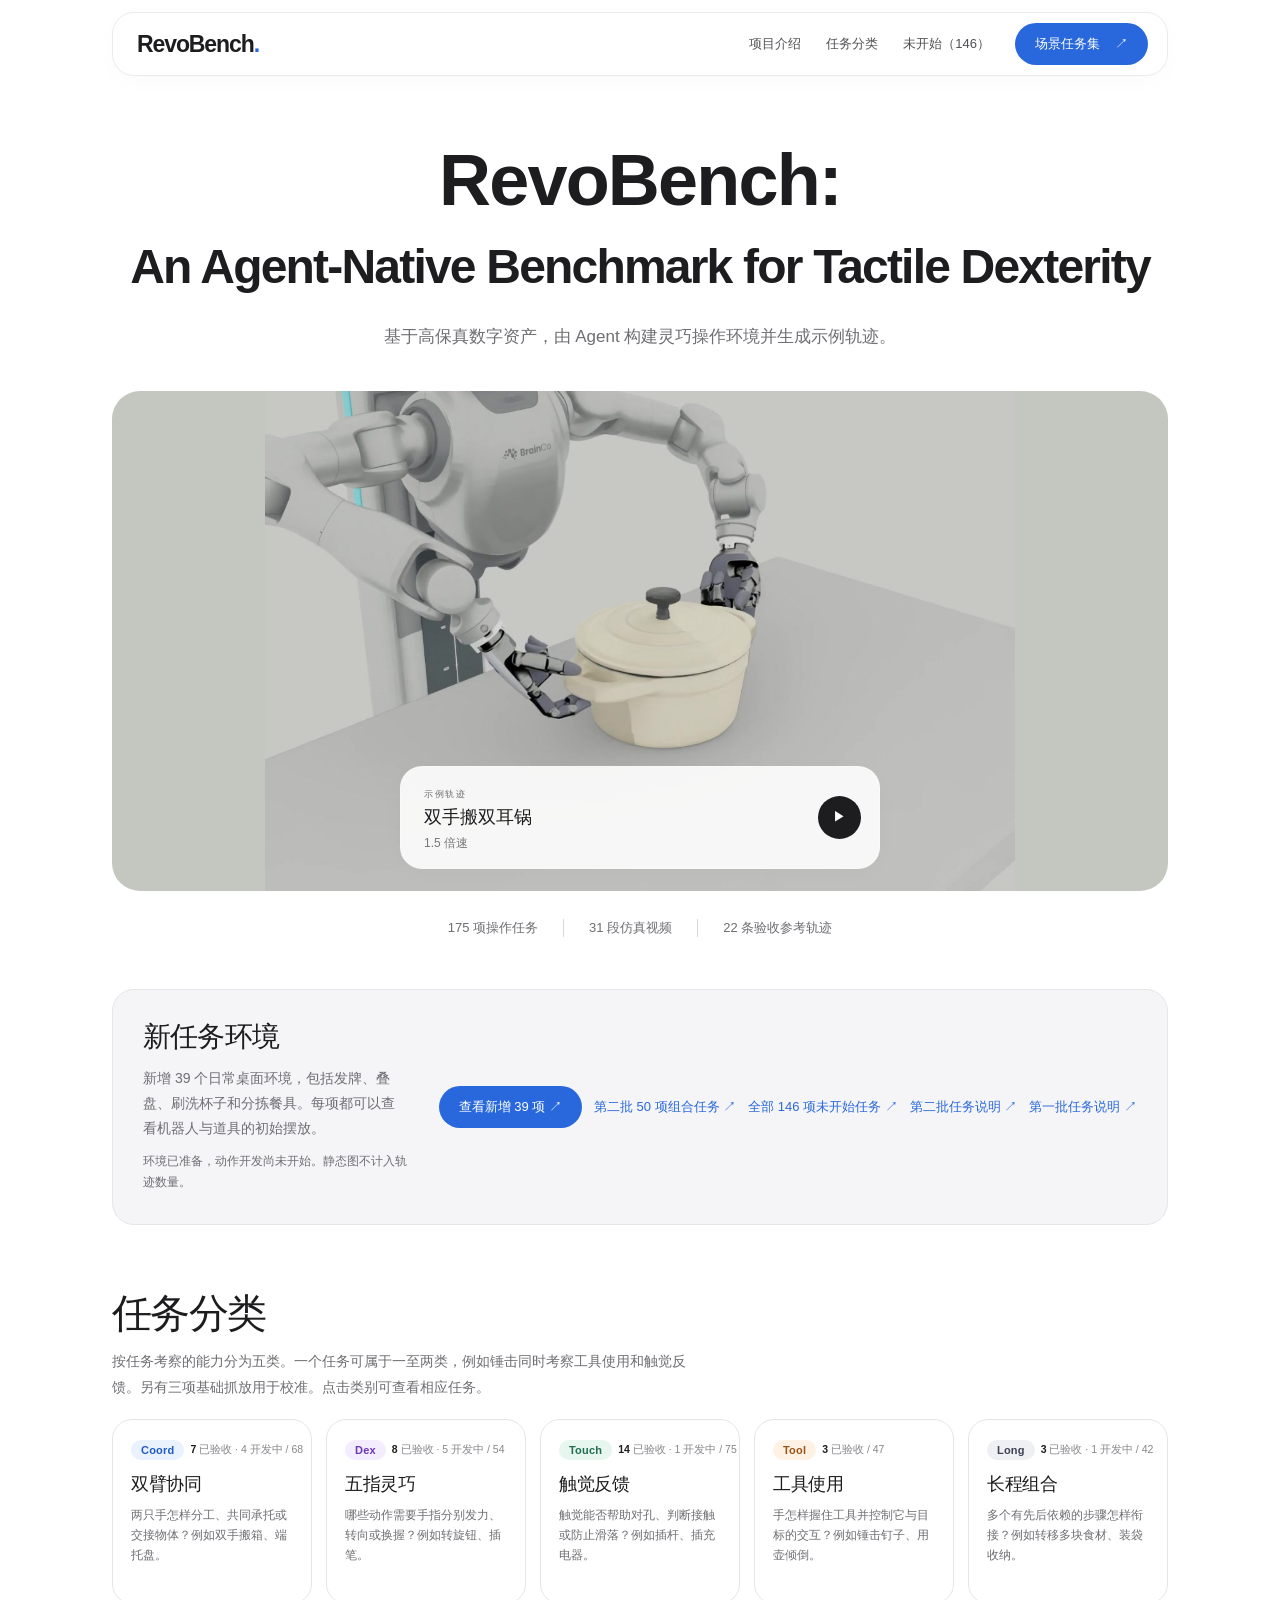
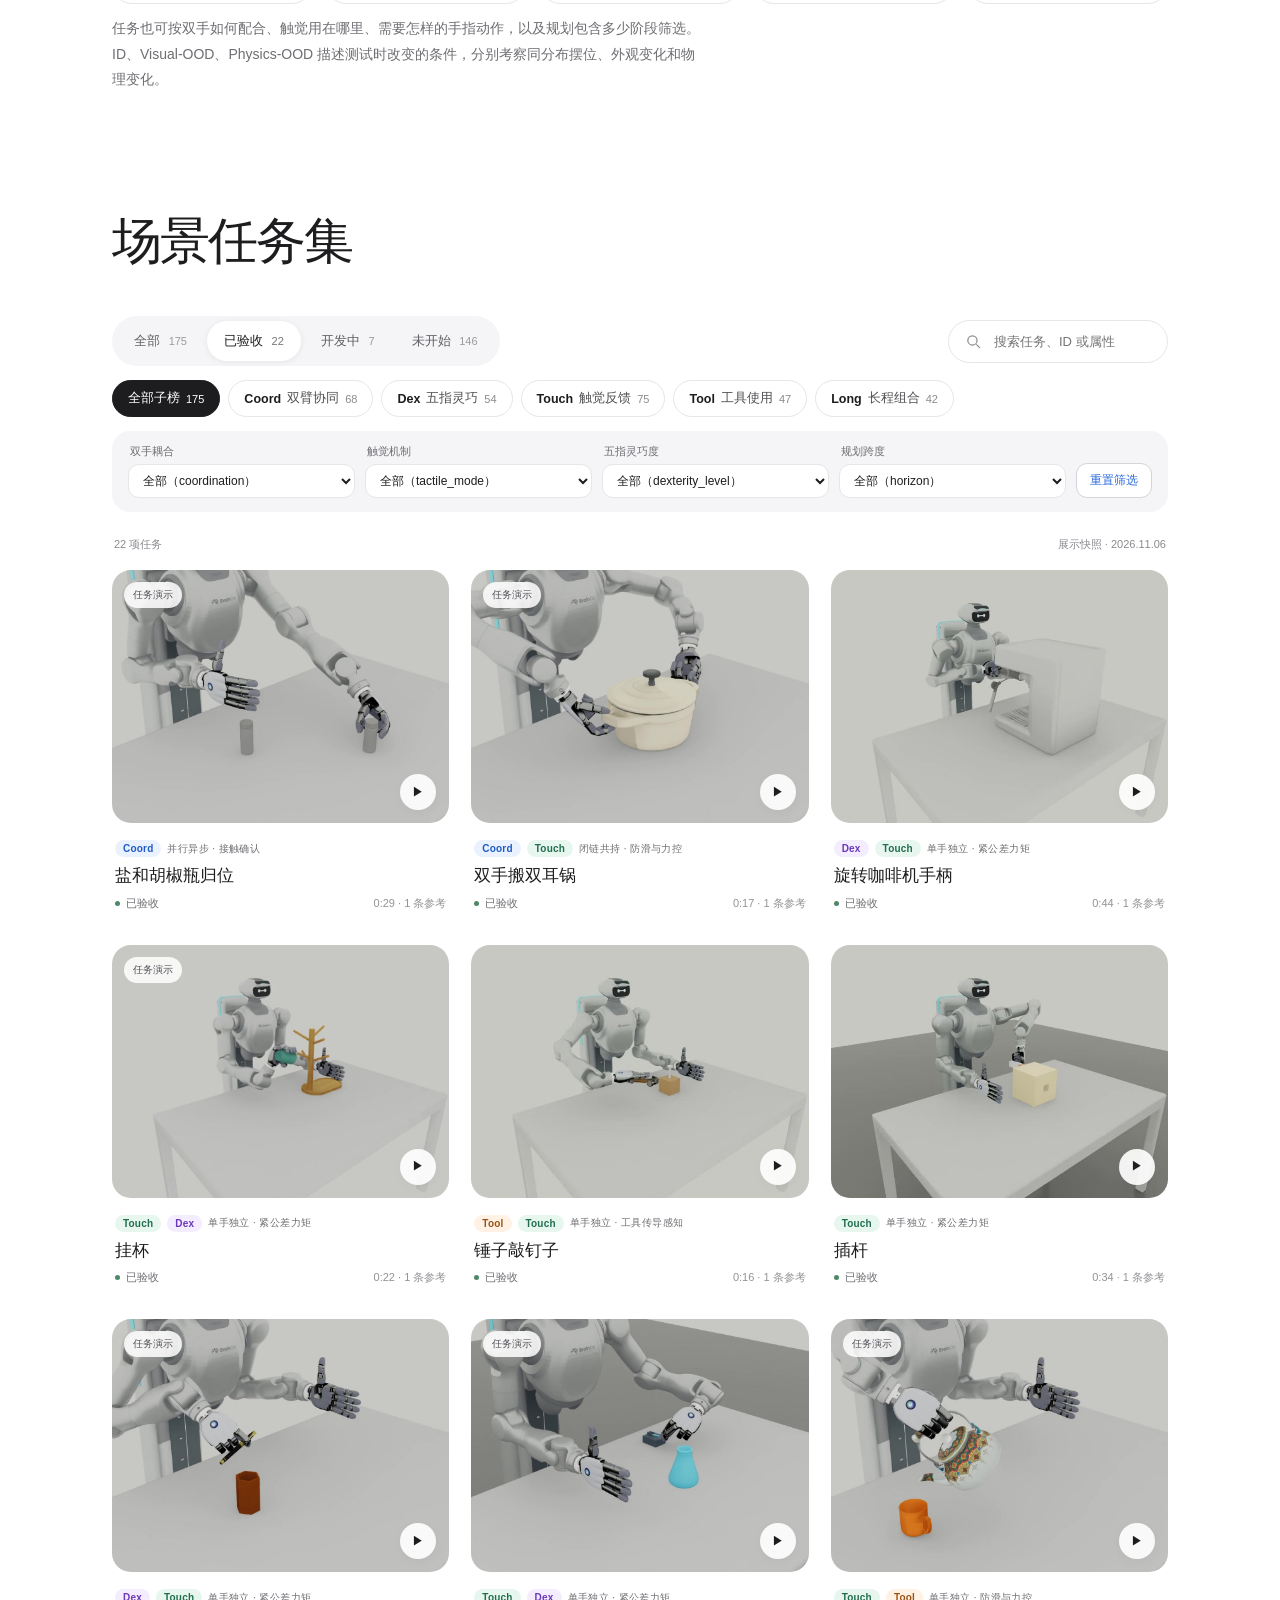
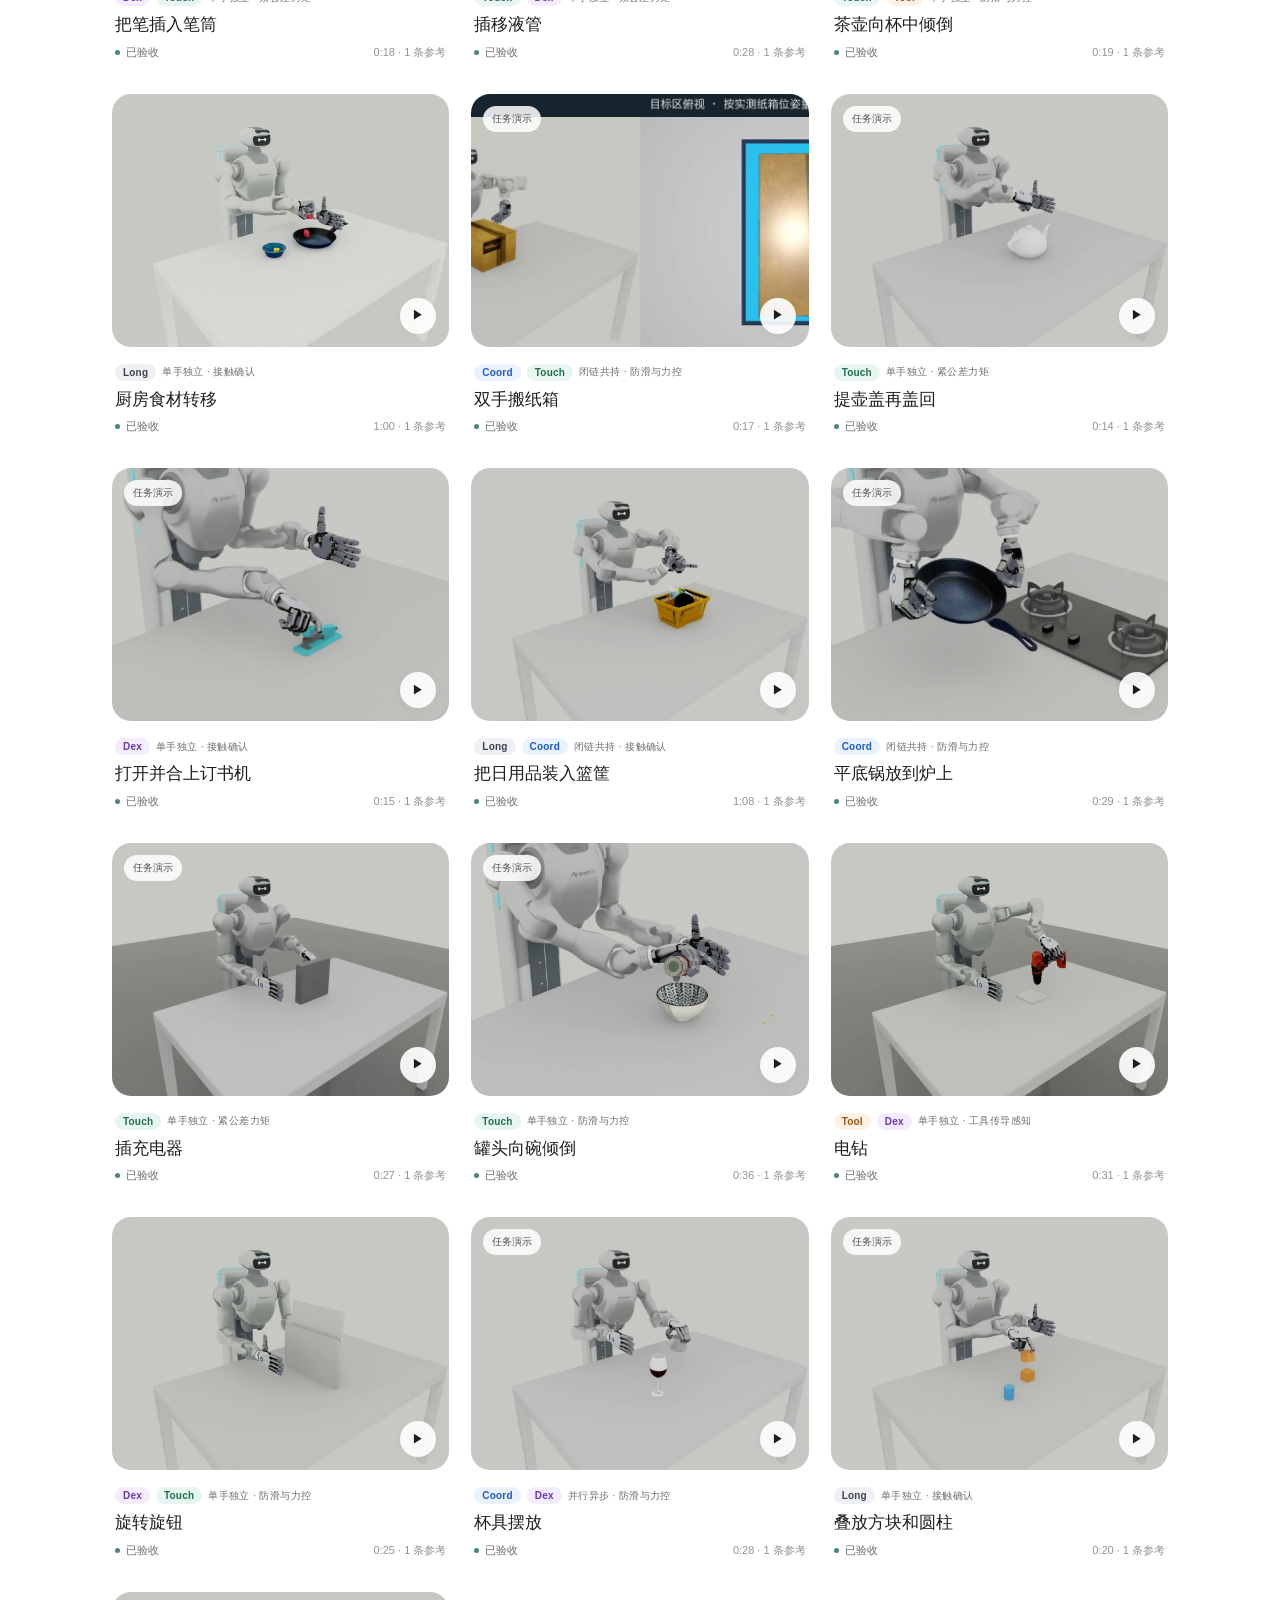
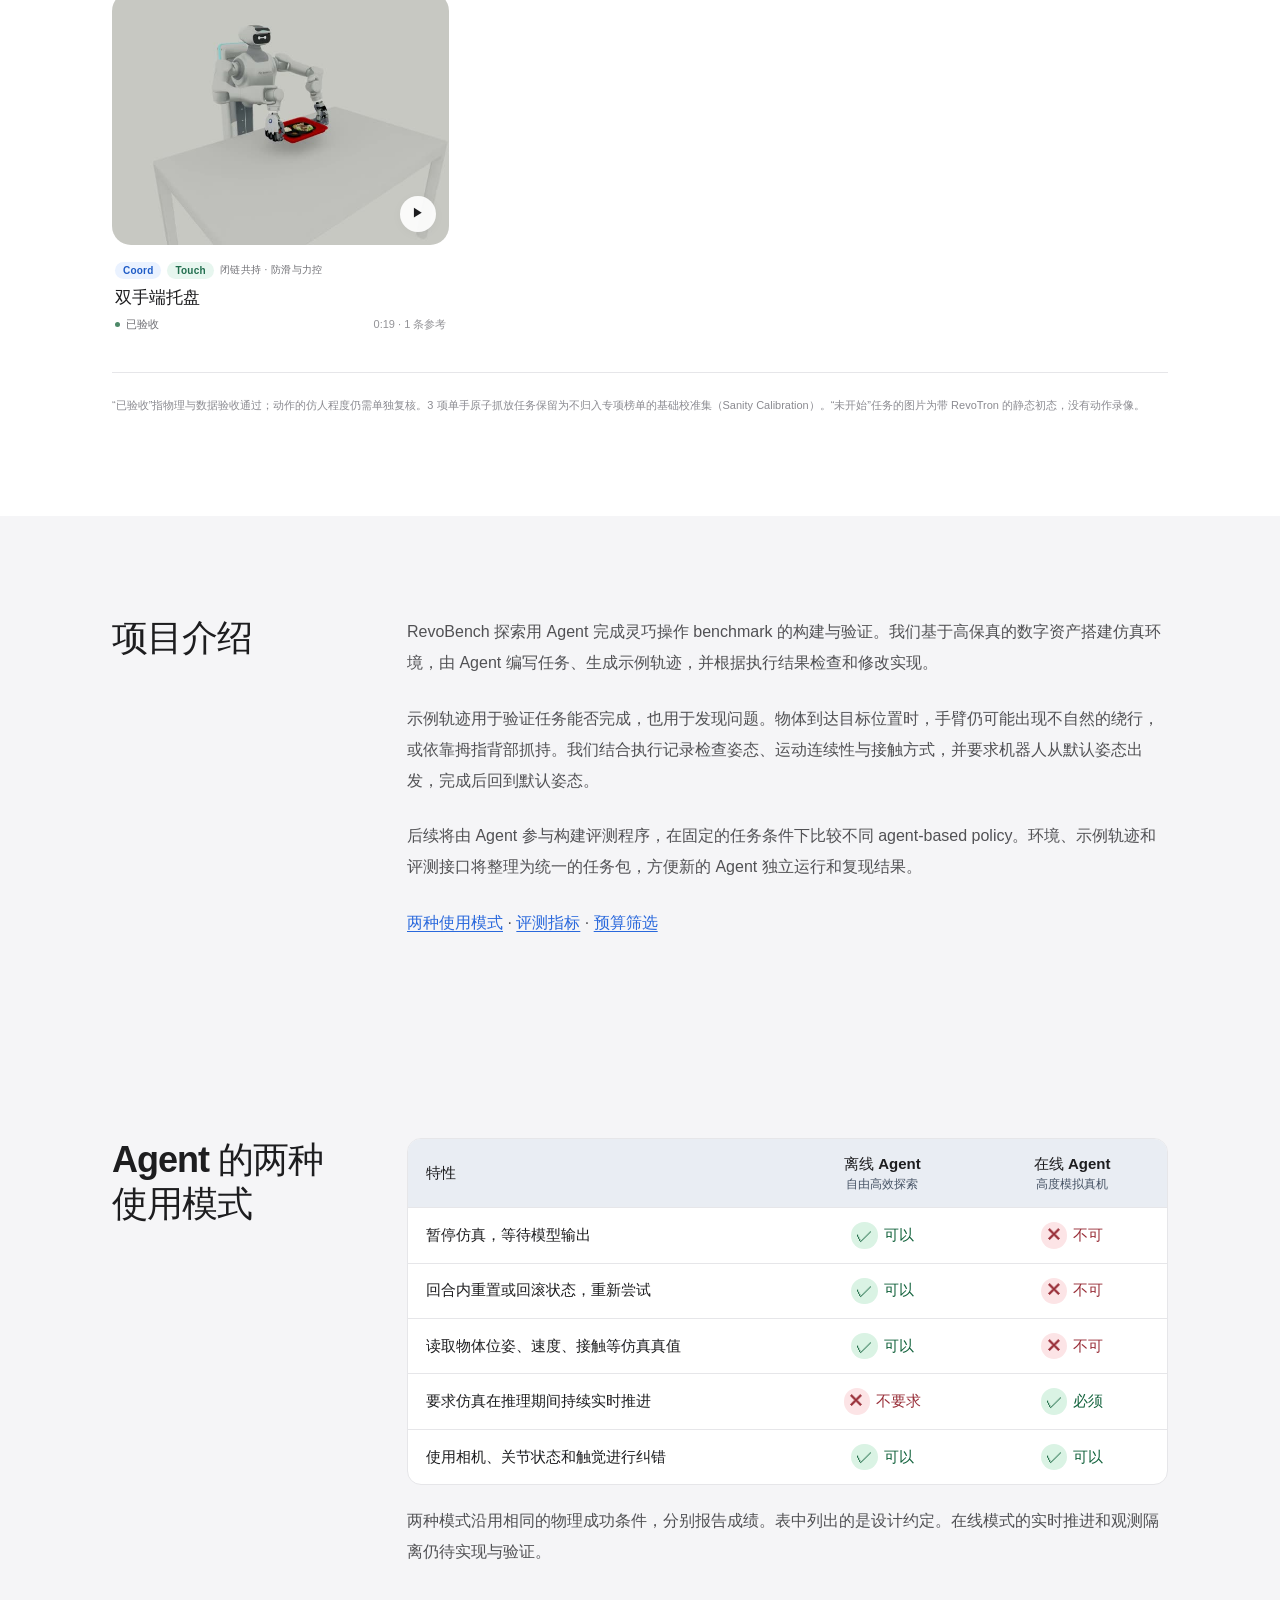
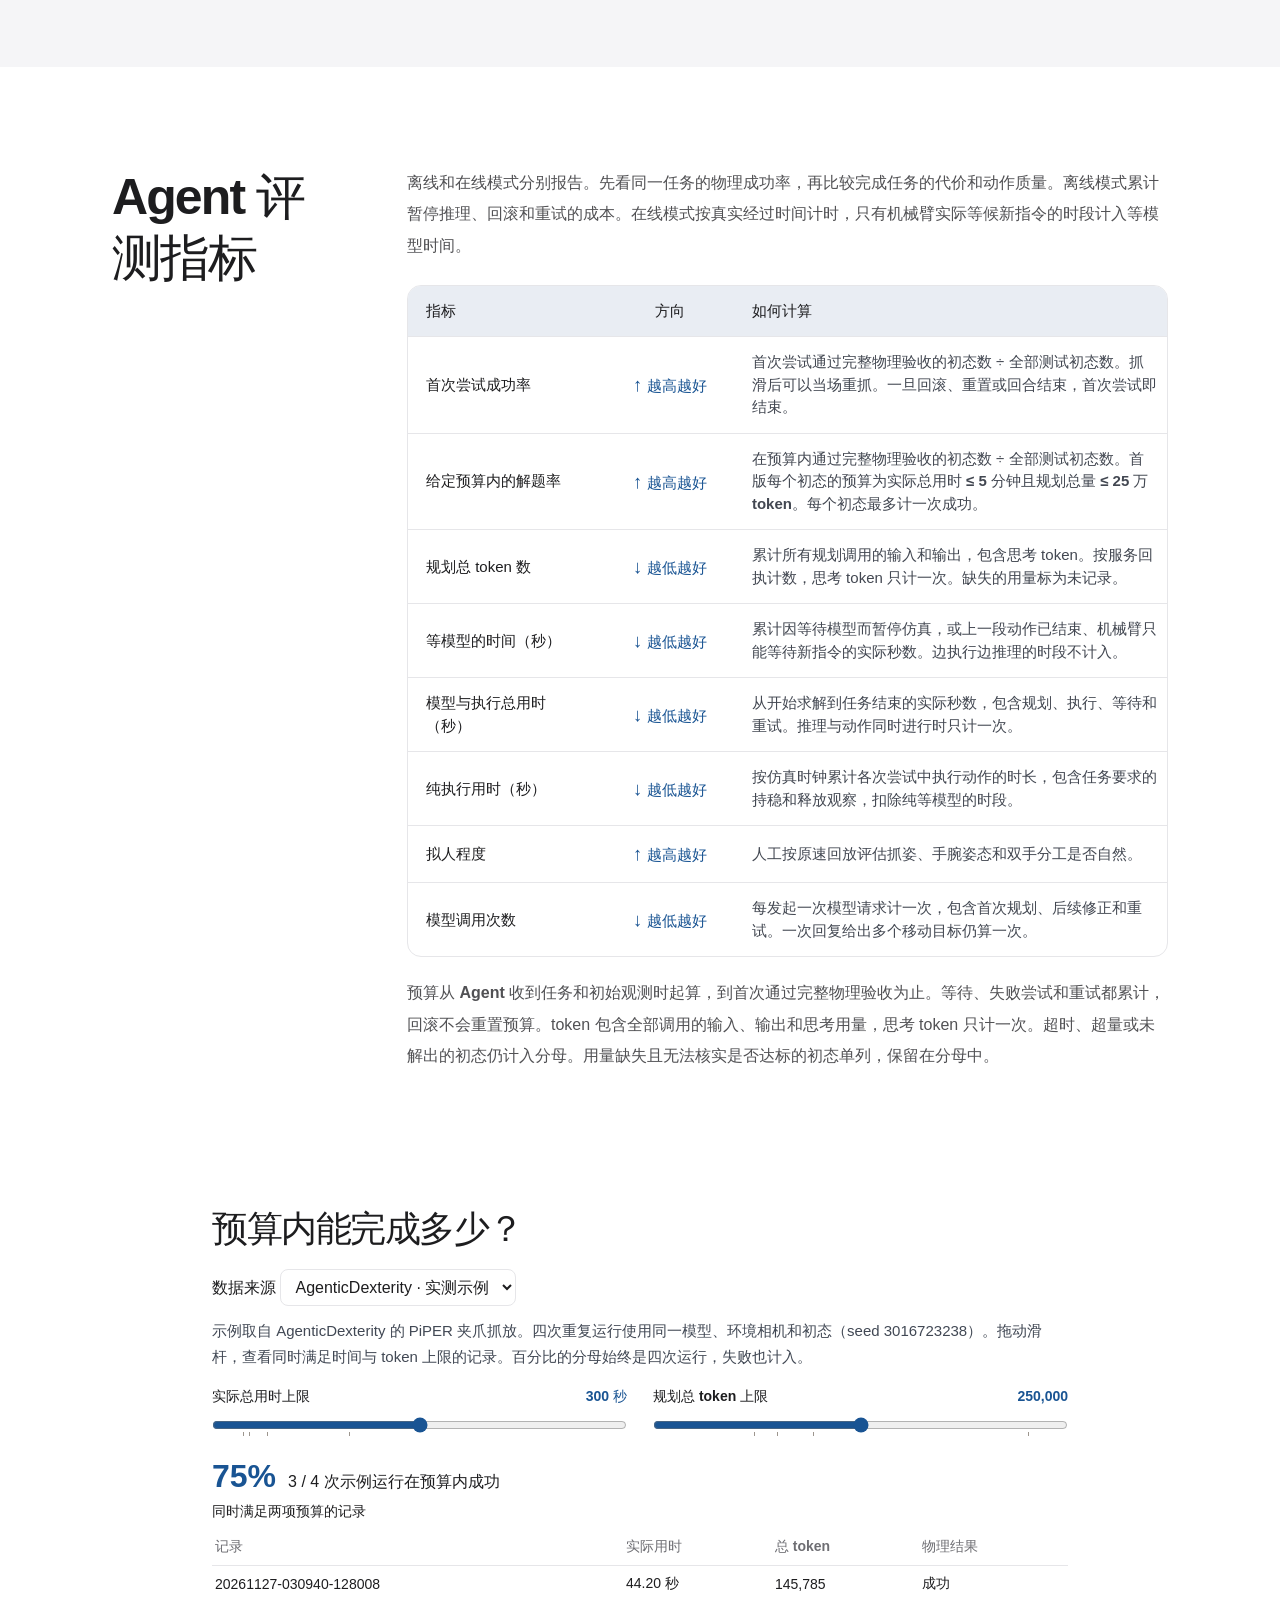
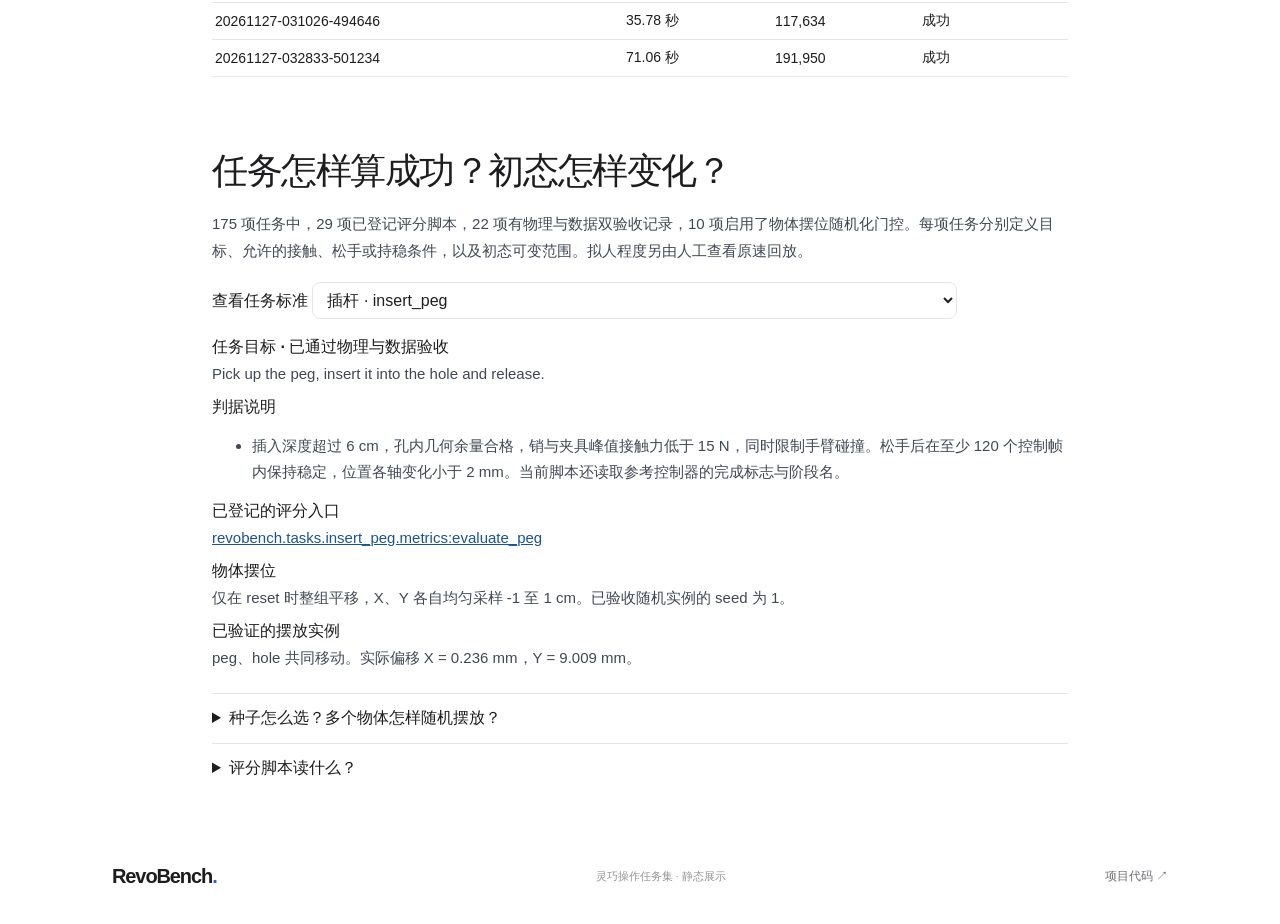
<file: index.html>
<!doctype html>
<html lang="zh-CN">
<head>
<meta charset="utf-8"><meta name="viewport" content="width=device-width,initial-scale=1">
<title>RevoBench: An Agent-Native Benchmark for Tactile Dexterity</title>
<meta name="description" content="RevoBench 基于高保真数字资产，由 Agent 构建灵巧操作环境并生成示例轨迹，用于任务验证与动作诊断。">
<meta name="theme-color" content="#ffffff">
<link rel="stylesheet" href="./style.css?v=task-classification-v1"><script src="./app.js?v=task-classification-v1" defer></script>
<script src="./evaluation.js?v=1" defer></script>
</head>
<body>
<header class="nav-shell"><nav class="nav" aria-label="主导航"><a class="brand" href="#top">RevoBench<span class="brand-dot">.</span></a><div class="nav-links"><a href="#about">项目介绍</a><a href="#suites">任务分类</a><a class="pending-nav" href="#not-started" data-task-status="not_started">未开始（146）</a><a class="pill primary" href="#tasks">场景任务集 <span aria-hidden="true">↗</span></a></div></nav></header>
<main id="top">
<section class="hero wrap">
<h1 class="project-title"><span class="project-name">RevoBench:</span> <span class="project-subtitle">An Agent-Native Benchmark for Tactile Dexterity</span></h1>
<p class="hero-description">基于高保真数字资产，由 Agent 构建灵巧操作环境并生成示例轨迹。</p>
<div class="hero-stage"><video id="hero-video" muted loop playsinline preload="metadata" poster="./media/carry_dutch_oven--demo--1p5x.jpg" aria-label="双手搬双耳锅仿真演示"><source src="./media/carry_dutch_oven--demo--1p5x.mp4" type="video/mp4"></video><div class="hero-caption"><div><span class="tiny-label">示例轨迹</span><strong>双手搬双耳锅</strong><span>1.5 倍速</span></div><button class="round-button" id="hero-toggle" aria-label="播放首页演示"><span aria-hidden="true">▶</span></button></div></div>
<div class="hero-meta" id="hero-meta"><span>175 项操作任务</span><span>30 段仿真视频</span><span>22 条验收参考轨迹</span></div>
</section>

<section class="proposal-entry wrap" aria-labelledby="pending-title"><div class="proposal-panel"><div><h2 id="pending-title">新任务环境</h2><p>新增 39 个日常桌面环境，包括发牌、叠盘、刷洗杯子和分拣餐具。每项都可以查看机器人与道具的初始摆放。</p><p class="proposal-note">环境已准备，动作开发尚未开始。静态图不计入轨迹数量。</p></div><div class="proposal-actions"><a class="pill primary" href="#batch=daily_tabletop" data-task-batch="daily_tabletop">查看新增 39 项 ↗</a><a href="#batch=tabletop100" data-task-batch="tabletop100">第二批 50 项组合任务 ↗</a><a href="#not-started" data-task-status="not_started">全部 146 项未开始任务 ↗</a><a href="./pending-51-100/">第二批任务说明 ↗</a><a href="./pending/">第一批任务说明 ↗</a></div></div></section>
<section class="benchmark-arch wrap" id="suites" aria-labelledby="suites-title">
  <h2 id="suites-title">任务分类</h2>
  <p class="arch-lead">按任务考察的能力分为五类。一个任务可属于一至两类，例如锤击同时考察工具使用和触觉反馈。另有三项基础抓放用于校准。点击类别可查看相应任务。</p>
  <div class="suite-cards" id="suite-cards" role="group" aria-label="按能力浏览任务"></div>
  <p class="arch-lead">任务也可按双手如何配合、触觉用在哪里、需要怎样的手指动作，以及规划包含多少阶段筛选。ID、Visual-OOD、Physics-OOD 描述测试时改变的条件，分别考察同分布摆位、外观变化和物理变化。</p>
</section>
<section class="catalog wrap section-space" id="tasks">
  <div class="section-heading">
    <div>
      <h2>场景任务集</h2>
    </div>
  </div>

  <div class="catalog-tools">
    <div class="filter-tabs" role="group" aria-label="按任务状态筛选">
      <button data-status="all" aria-pressed="false">全部 <span>175</span></button>
      <button class="active" data-status="accepted" aria-pressed="true">已验收 <span>22</span></button>
      <button data-status="in_progress" aria-pressed="false">开发中 <span>7</span></button>
      <button data-status="not_started" aria-pressed="false">未开始 <span>146</span></button>
    </div>
    <label class="search"><svg viewBox="0 0 24 24" aria-hidden="true"><circle cx="10.5" cy="10.5" r="6.5"/><path d="m16 16 5 5"/></svg><input id="search" type="search" placeholder="搜索任务、ID 或属性" aria-label="搜索任务"></label>
  </div>

  <div class="suite-tabs" id="suite-tabs" role="group" aria-label="按五大能力子榜筛选">
    <button class="active" data-suite="all" aria-pressed="true">全部子榜 <span id="suite-count-all">175</span></button>
    <button data-suite="Coord" aria-pressed="false"><b>Coord</b> 双臂协同 <span id="suite-count-Coord">68</span></button>
    <button data-suite="Dex" aria-pressed="false"><b>Dex</b> 五指灵巧 <span id="suite-count-Dex">54</span></button>
    <button data-suite="Touch" aria-pressed="false"><b>Touch</b> 触觉反馈 <span id="suite-count-Touch">75</span></button>
    <button data-suite="Tool" aria-pressed="false"><b>Tool</b> 工具使用 <span id="suite-count-Tool">47</span></button>
    <button data-suite="Long" aria-pressed="false"><b>Long</b> 长程组合 <span id="suite-count-Long">42</span></button>
  </div>

  <div class="taxonomy-bar" aria-label="按四维正交分类筛选">
    <label class="tax-select">
      <span>双手耦合</span>
      <select id="filter-coordination">
        <option value="all">全部（coordination）</option>
        <option value="unimanual">单手独立 · unimanual</option>
        <option value="stabilize_and_act">主辅协同 · stabilize_and_act</option>
        <option value="parallel_async">并行异步 · parallel_async</option>
        <option value="closed_chain">闭链共持 · closed_chain</option>
        <option value="handover_relay">跨手交接 · handover_relay</option>
        <option value="dual_tool">双工具协同 · dual_tool</option>
      </select>
    </label>
    <label class="tax-select">
      <span>触觉机制</span>
      <select id="filter-tactile">
        <option value="all">全部（tactile_mode）</option>
        <option value="tight_fit_wrench">紧公差力矩导纳 · tight_fit_wrench</option>
        <option value="occluded_exploration">盲区遮挡探索 · occluded_exploration</option>
        <option value="slip_force_control">临界防滑与力控 · slip_force_control</option>
        <option value="tool_mediated">工具传导感知 · tool_mediated</option>
        <option value="grasp_confirmation">接触与释放确认 · grasp_confirmation</option>
      </select>
    </label>
    <label class="tax-select">
      <span>五指灵巧度</span>
      <select id="filter-dexterity">
        <option value="all">全部（dexterity_level）</option>
        <option value="power_pinch">L1 包络与对捏 · power_pinch</option>
        <option value="functional_fingers">L2 多指功能分指 · functional_fingers</option>
        <option value="in_hand_extrinsic">L3 手内与外源灵巧 · in_hand_extrinsic</option>
      </select>
    </label>
    <label class="tax-select">
      <span>规划跨度</span>
      <select id="filter-horizon">
        <option value="all">全部（horizon）</option>
        <option value="atomic">短程原子 · atomic</option>
        <option value="sequential">中程序列 · sequential</option>
        <option value="long_horizon">长程组合 · long_horizon</option>
      </select>
    </label>
    <button type="button" class="reset-filters" id="reset-filters" hidden>重置筛选</button>
  </div>

  <div class="catalog-note"><span id="result-count" role="status">175 项任务</span><span>展示快照 · <time id="snapshot-date">2026.11.23</time></span></div>
  <div id="grid" class="task-grid"></div><p id="empty" class="empty" hidden>没有匹配当前筛选条件的任务，可点击“重置筛选”恢复。</p><p id="error" class="empty" hidden role="alert">任务列表暂时无法加载，请刷新页面重试。</p>
  <p class="acceptance-note">“已验收”指物理与数据验收通过；动作的仿人程度仍需单独复核。3 项单手原子抓放任务保留为不归入专项榜单的基础校准集（Sanity Calibration）。“未开始”任务的图片为带 RevoTron 的静态初态，没有动作录像。</p>
</section>
<section class="about section-space" id="about"><div class="wrap about-layout">
<h2>项目介绍</h2>
<div class="about-copy">
<p>RevoBench 探索用 Agent 完成灵巧操作 benchmark 的构建与验证。我们基于高保真的数字资产搭建仿真环境，由 Agent 编写任务、生成示例轨迹，并根据执行结果检查和修改实现。</p>
<p>示例轨迹用于验证任务能否完成，也用于发现问题。物体到达目标位置时，手臂仍可能出现不自然的绕行，或依靠拇指背部抓持。我们结合执行记录检查姿态、运动连续性与接触方式，并要求机器人从默认姿态出发，完成后回到默认姿态。</p>
<p>后续将由 Agent 参与构建评测程序，在固定的任务条件下比较不同 agent-based policy。环境、示例轨迹和评测接口将整理为统一的任务包，方便新的 Agent 独立运行和复现结果。</p>
<p class="about-jumps"><a href="#agent-modes">两种使用模式</a> · <a href="#agent-metrics">评测指标</a> · <a href="#budget-explorer">预算筛选</a></p>
</div></div></section>
<section class="about section-space" id="agent-modes" aria-labelledby="agent-modes-title">
  <div class="wrap about-layout">
    <h2 id="agent-modes-title">Agent 的两种使用模式</h2>
    <div class="about-copy">
      <table class="mode-table" aria-labelledby="agent-modes-title">
        <thead><tr>
          <th scope="col">特性</th>
          <th scope="col">离线 Agent<small>自由高效探索</small></th>
          <th scope="col">在线 Agent<small>高度模拟真机</small></th>
        </tr></thead>
        <tbody>
          <tr>
            <th scope="row">暂停仿真，等待模型输出</th>
            <td><span class="mode-mark yes"><b aria-hidden="true">✓</b>可以</span></td>
            <td><span class="mode-mark no"><b aria-hidden="true">✕</b>不可</span></td>
          </tr>
          <tr>
            <th scope="row">回合内重置或回滚状态，重新尝试</th>
            <td><span class="mode-mark yes"><b aria-hidden="true">✓</b>可以</span></td>
            <td><span class="mode-mark no"><b aria-hidden="true">✕</b>不可</span></td>
          </tr>
          <tr>
            <th scope="row">读取物体位姿、速度、接触等仿真真值</th>
            <td><span class="mode-mark yes"><b aria-hidden="true">✓</b>可以</span></td>
            <td><span class="mode-mark no"><b aria-hidden="true">✕</b>不可</span></td>
          </tr>
          <tr>
            <th scope="row">要求仿真在推理期间持续实时推进</th>
            <td><span class="mode-mark no"><b aria-hidden="true">✕</b>不要求</span></td>
            <td><span class="mode-mark yes"><b aria-hidden="true">✓</b>必须</span></td>
          </tr>
          <tr>
            <th scope="row">使用相机、关节状态和触觉进行纠错</th>
            <td><span class="mode-mark yes"><b aria-hidden="true">✓</b>可以</span></td>
            <td><span class="mode-mark yes"><b aria-hidden="true">✓</b>可以</span></td>
          </tr>
        </tbody>
      </table>
      <p>两种模式沿用相同的物理成功条件，分别报告成绩。表中列出的是设计约定。在线模式的实时推进和观测隔离仍待实现与验证。</p>
    </div>
  </div>
</section>
<section class="section-space" id="agent-metrics" aria-labelledby="agent-metrics-title">
  <div class="wrap about-layout">
    <h2 id="agent-metrics-title">Agent 评测指标</h2>
    <div class="about-copy">
      <p>离线和在线模式分别报告。先看同一任务的物理成功率，再比较完成任务的代价和动作质量。离线模式累计暂停推理、回滚和重试的成本。在线模式按真实经过时间计时，只有机械臂实际等候新指令的时段计入等模型时间。</p>
      <table class="mode-table metrics-table" aria-labelledby="agent-metrics-title">
        <thead><tr><th scope="col">指标</th><th scope="col">方向</th><th scope="col">如何计算</th></tr></thead>
        <tbody>
          <tr>
            <th scope="row">首次尝试成功率</th>
            <td class="metric-direction"><span aria-hidden="true">↑</span> 越高越好</td>
            <td>首次尝试通过完整物理验收的初态数 ÷ 全部测试初态数。抓滑后可以当场重抓。一旦回滚、重置或回合结束，首次尝试即结束。</td>
          </tr>
          <tr>
            <th scope="row">给定预算内的解题率</th>
            <td class="metric-direction"><span aria-hidden="true">↑</span> 越高越好</td>
            <td>在预算内通过完整物理验收的初态数 ÷ 全部测试初态数。首版每个初态的预算为<strong>实际总用时 ≤ 5 分钟</strong>且<strong>规划总量 ≤ 25 万 token</strong>。每个初态最多计一次成功。</td>
          </tr>
          <tr>
            <th scope="row">规划总 token 数</th>
            <td class="metric-direction"><span aria-hidden="true">↓</span> 越低越好</td>
            <td>累计所有规划调用的输入和输出，包含思考 token。按服务回执计数，思考 token 只计一次。缺失的用量标为未记录。</td>
          </tr>
          <tr>
            <th scope="row">等模型的时间（秒）</th>
            <td class="metric-direction"><span aria-hidden="true">↓</span> 越低越好</td>
            <td>累计因等待模型而暂停仿真，或上一段动作已结束、机械臂只能等待新指令的实际秒数。边执行边推理的时段不计入。</td>
          </tr>
          <tr>
            <th scope="row">模型与执行总用时（秒）</th>
            <td class="metric-direction"><span aria-hidden="true">↓</span> 越低越好</td>
            <td>从开始求解到任务结束的实际秒数，包含规划、执行、等待和重试。推理与动作同时进行时只计一次。</td>
          </tr>
          <tr>
            <th scope="row">纯执行用时（秒）</th>
            <td class="metric-direction"><span aria-hidden="true">↓</span> 越低越好</td>
            <td>按仿真时钟累计各次尝试中执行动作的时长，包含任务要求的持稳和释放观察，扣除纯等模型的时段。</td>
          </tr>
          <tr>
            <th scope="row">拟人程度</th>
            <td class="metric-direction"><span aria-hidden="true">↑</span> 越高越好</td>
            <td>人工按原速回放评估抓姿、手腕姿态和双手分工是否自然。</td>
          </tr>
          <tr>
            <th scope="row">模型调用次数</th>
            <td class="metric-direction"><span aria-hidden="true">↓</span> 越低越好</td>
            <td>每发起一次模型请求计一次，包含首次规划、后续修正和重试。一次回复给出多个移动目标仍算一次。</td>
          </tr>
        </tbody>
      </table>
      <p><strong>预算从 Agent 收到任务和初始观测时起算，到首次通过完整物理验收为止。</strong>等待、失败尝试和重试都累计，回滚不会重置预算。token 包含全部调用的输入、输出和思考用量，思考 token 只计一次。超时、超量或未解出的初态仍计入分母。用量缺失且无法核实是否达标的初态单列，保留在分母中。</p>
    </div>
  </div>
</section>
<section class="wrap eval-guide" id="budget-explorer" aria-labelledby="budget-title">
  <h2 id="budget-title">预算内能完成多少？</h2>
  <div class="eval-controls">
    <label for="budget-source">数据来源</label>
    <select id="budget-source">
      <option value="example">AgenticDexterity · 实测示例</option>
      <option value="revobench">RevoBench · 正式评测</option>
    </select>
  </div>
  <p id="budget-scope">正在载入运行记录…</p>
  <div class="budget-sliders">
    <div><label for="budget-time">实际总用时上限 <output id="time-value" for="budget-time">300 秒</output></label>
      <input id="budget-time" type="range" min="0" max="600" step="1" value="300" list="budget-time-marks"><datalist id="budget-time-marks"></datalist></div>
    <div><label for="budget-tokens">规划总 token 上限 <output id="token-value" for="budget-tokens">250,000</output></label>
      <input id="budget-tokens" type="range" min="0" max="500000" step="1000" value="250000" list="budget-token-marks"><datalist id="budget-token-marks"></datalist></div>
  </div>
  <div class="budget-score" role="status"><strong id="budget-percent">—</strong><span id="budget-count"></span></div>
  <p id="budget-empty" hidden></p>
  <table id="budget-records" class="budget-records" hidden>
    <caption>同时满足两项预算的记录</caption>
    <thead><tr><th scope="col">记录</th><th scope="col">实际用时</th><th scope="col">总 token</th><th scope="col">物理结果</th></tr></thead>
    <tbody></tbody>
  </table>
</section>
<section class="wrap eval-guide" id="task-protocols" aria-labelledby="protocol-title">
  <h2 id="protocol-title">任务怎样算成功？初态怎样变化？</h2>
  <p>175 项任务中，29 项已登记评分脚本，22 项有物理与数据双验收记录，10 项启用了物体摆位随机化门控。每项任务分别定义目标、允许的接触、松手或持稳条件，以及初态可变范围。拟人程度另由人工查看原速回放。</p>
  <label for="protocol-task">查看任务标准</label>
  <select id="protocol-task" disabled><option>正在载入任务…</option></select>
  <div id="protocol-detail" aria-live="polite"></div>
  <details><summary>种子怎么选？多个物体怎样随机摆放？</summary>
    <p>运行者用 <code>--seed</code> 指定整数，默认 0。启用 <code>--randomize</code> 后，当前接入的 10 项在 reset 时按任务声明的范围采样整组物体的 X、Y 平移，保持组内相对位置。每个候选布局由任务自己的可达性、接近路径或碰撞检查筛选，最多尝试 32 次；全部被拒则报告初态生成失败。记录保存种子、实际偏移和拒绝原因。</p>
    <p>例如插杆与孔座同移，厨房的锅、食材和碗也同移。公开归档的 10 个随机成功实例中，9 个用 seed 1，电钻用 seed 4。它们是可复现的参考实例。要比较不同 Agent 的成功率，应事先冻结有效初态清单，让各方法跑同一批，保留失败结果。</p>
    <p>材质、灯光与相机安装位姿属于外观随机化，可用 <code>--appearance-seed</code> 单独控制，默认沿用本回合的 seed。每个物体独立平移或转动、替换几何、改变摩擦或质量，都需要任务单独声明范围、约束并重新验证。</p>
  </details>
  <details><summary>评分脚本读什么？</summary>
    <p>脚本从逐帧物体位姿、接触力和终态检查任务条件，并输出各项通过或失败。插杆检查插入深度、接触力和松手稳定；搬箱还要检查双手是否共同承托、落点和箱体姿态。现有部分脚本（例如插杆）还依赖参考 planner 的阶段名或完成标志。用于任意外部 Agent 的正式评分前，需要改为从物理轨迹本身识别这些阶段。</p>
  </details>
</section>
</main>
<footer class="wrap footer"><a class="brand" href="#top">RevoBench<span class="brand-dot">.</span></a><p>灵巧操作任务集 · 静态展示</p><a href="https://github.com/BrainCoTech/RevoBench">项目代码 ↗</a></footer>
<dialog id="detail" aria-labelledby="detail-title"><button class="close-button" id="close" aria-label="关闭任务详情">✕</button><div id="detail-body"></div></dialog>
<noscript><p class="wrap">请启用 JavaScript 以浏览任务列表和播放视频。</p></noscript>
</body>
</html>
</file>
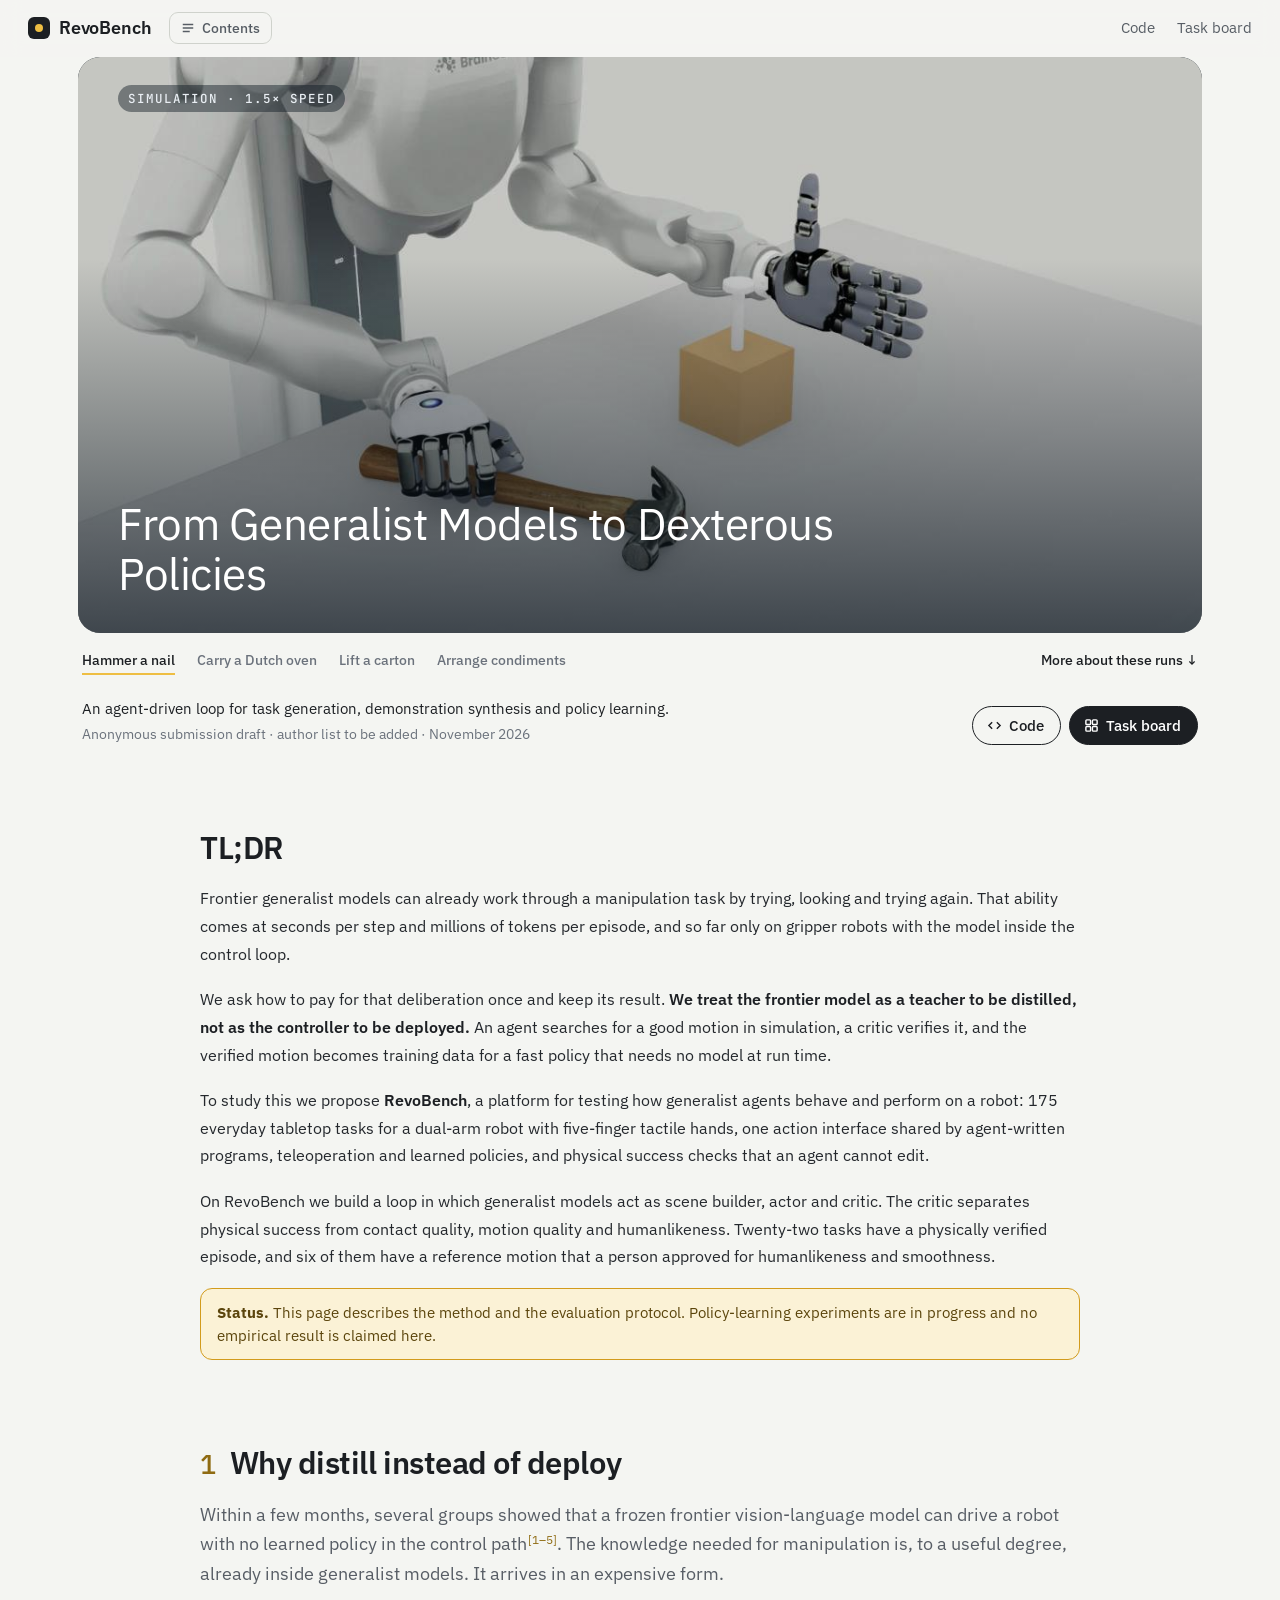
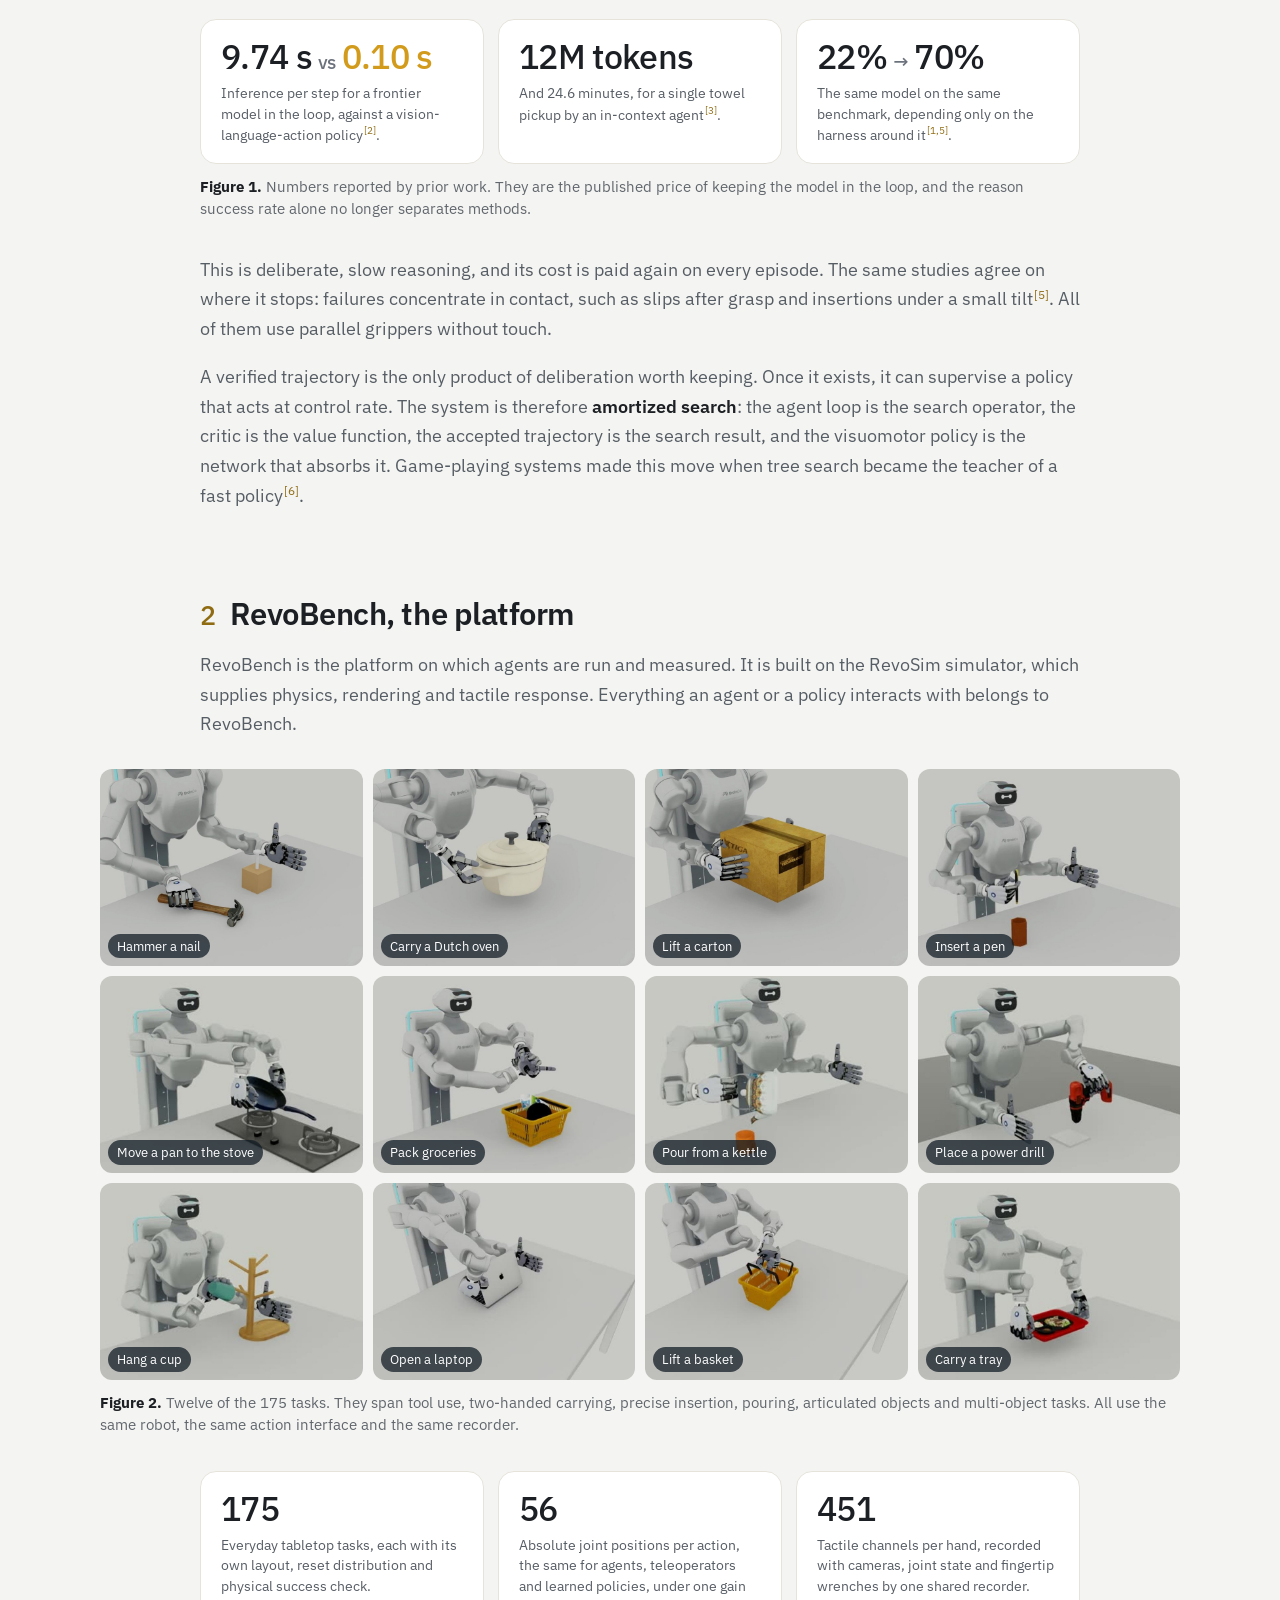
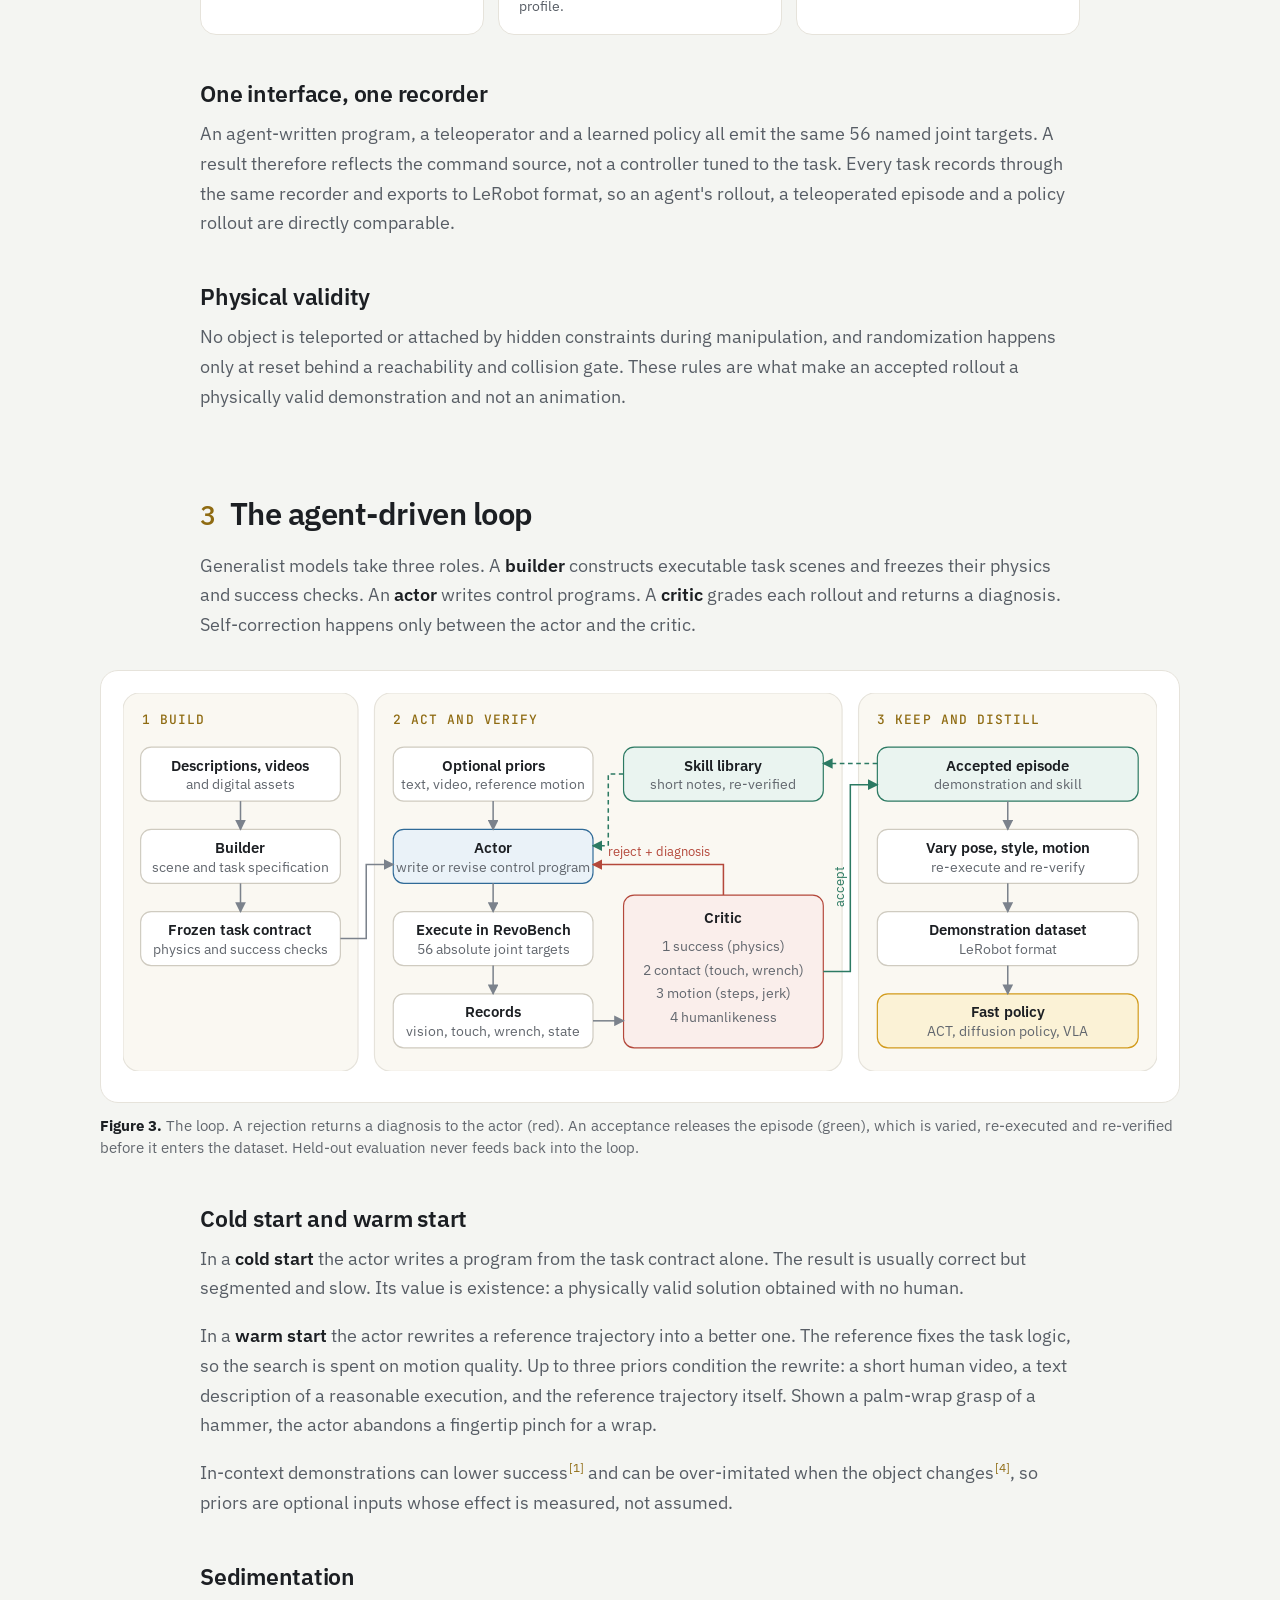
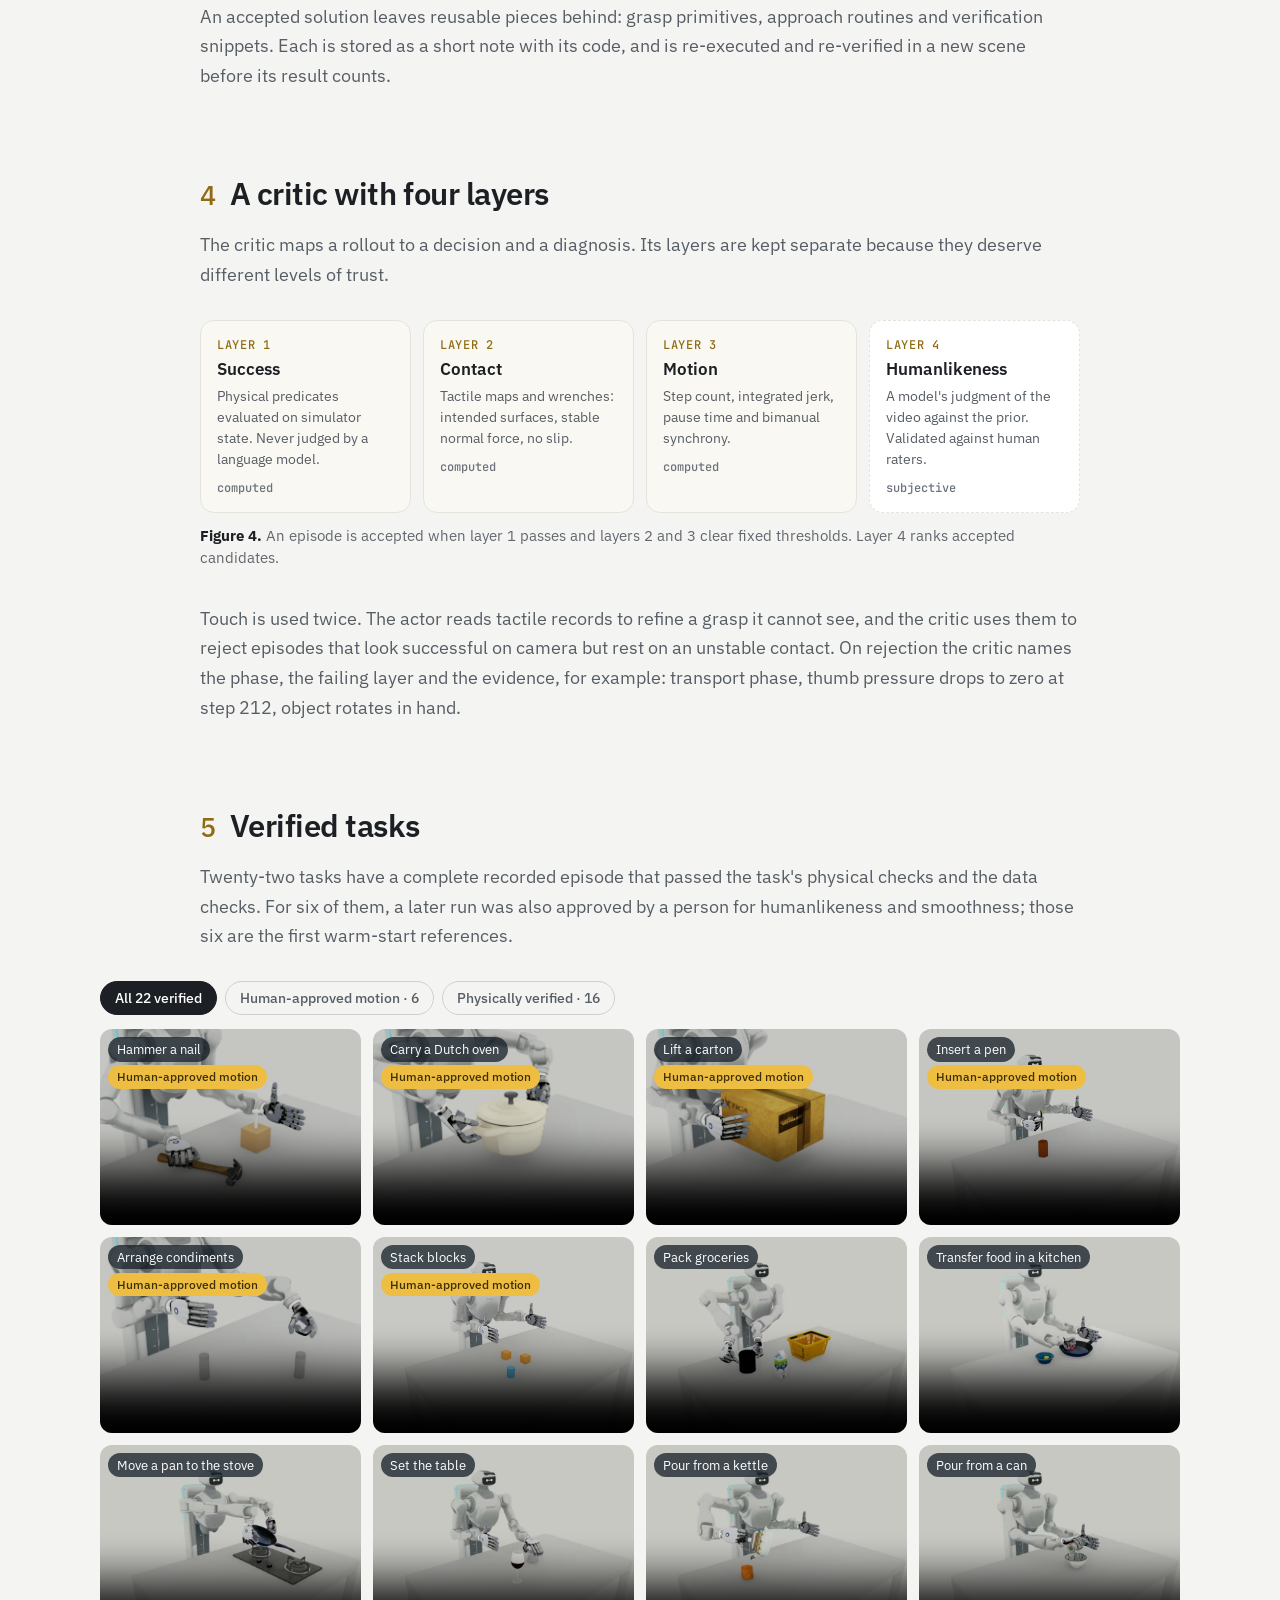
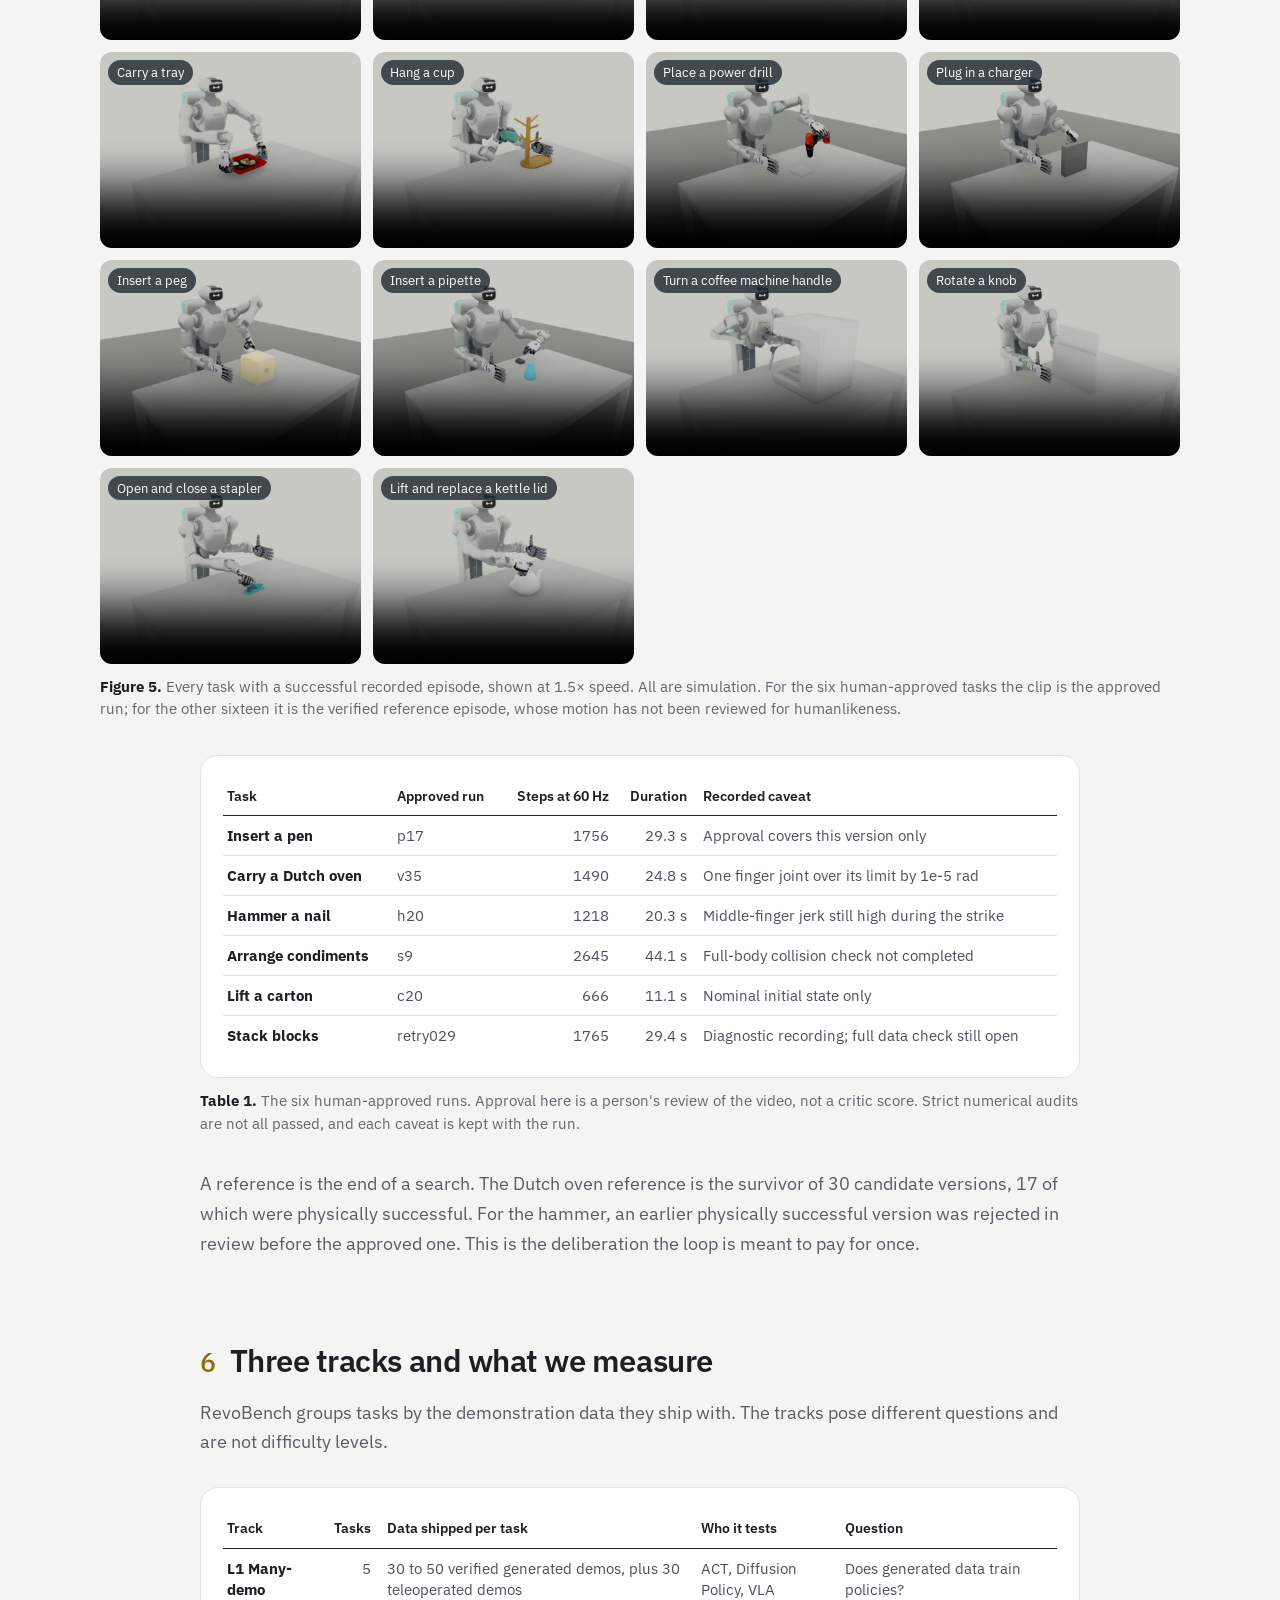
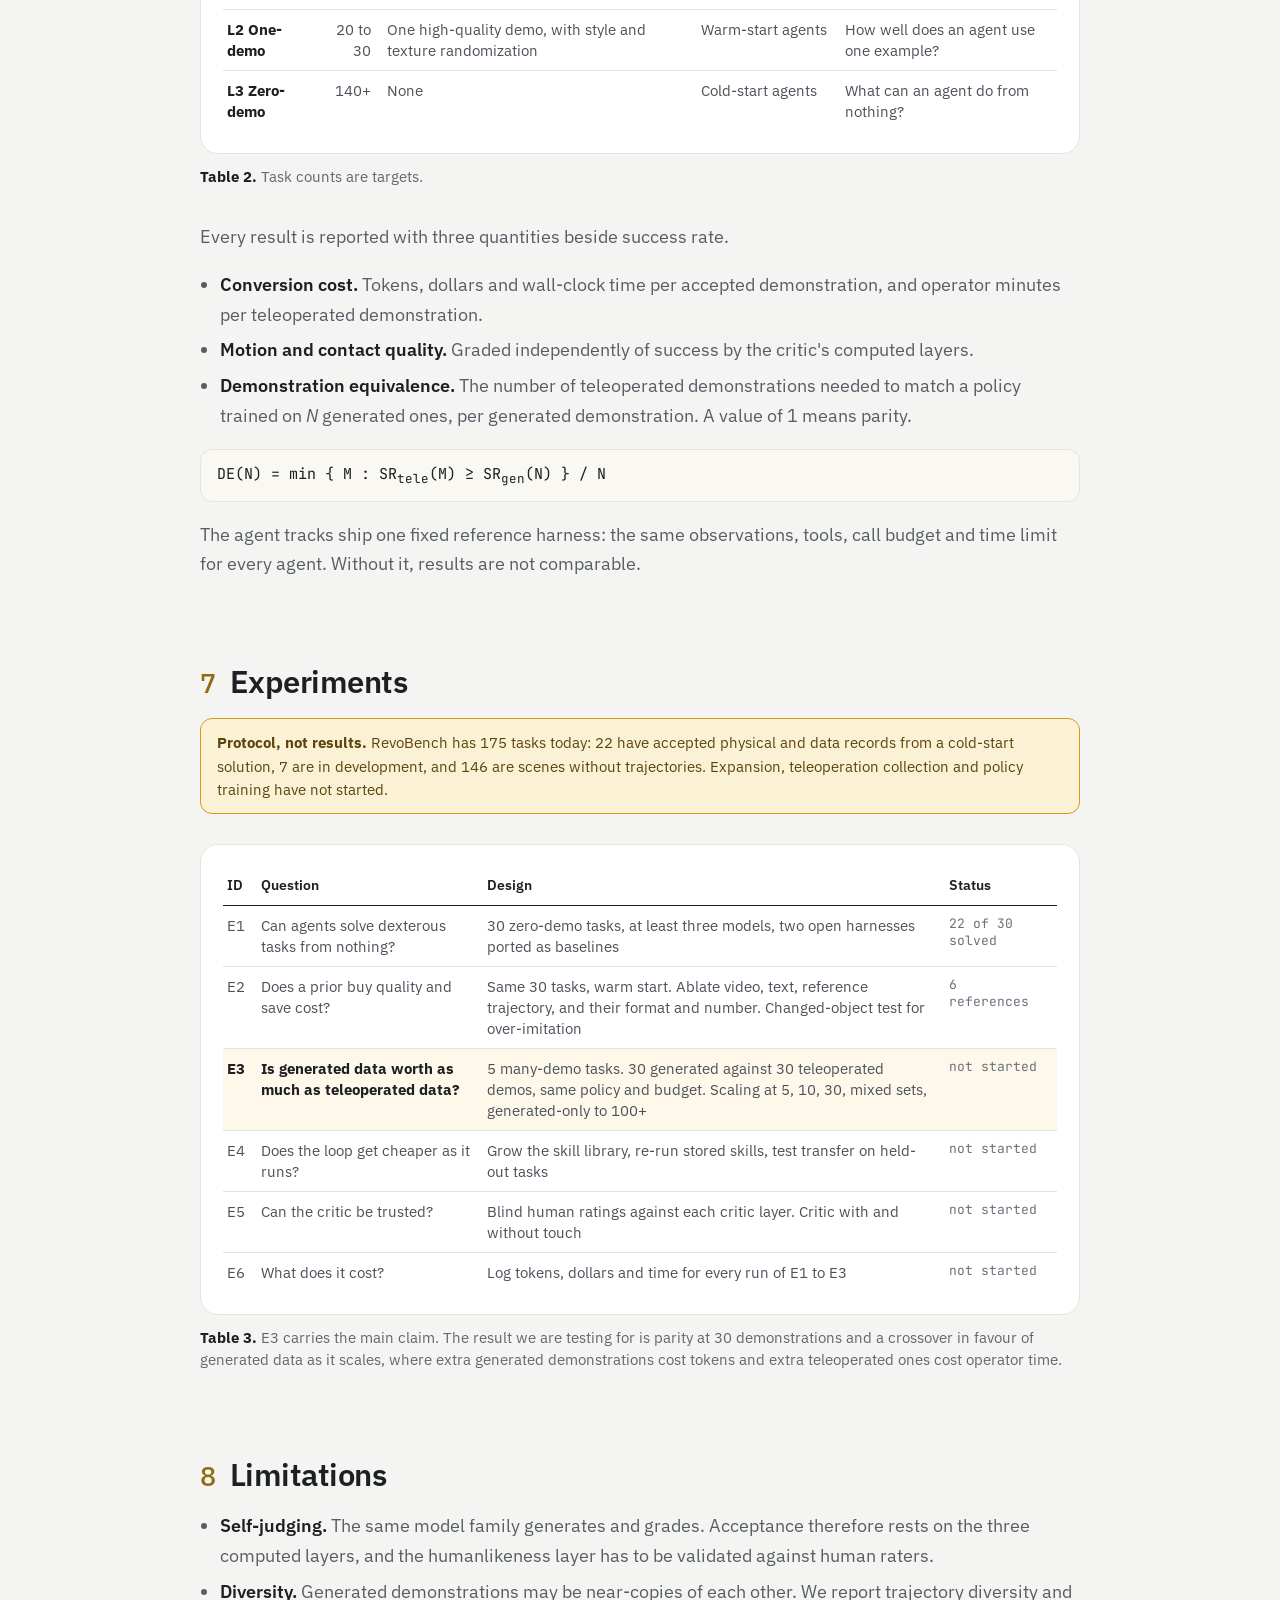
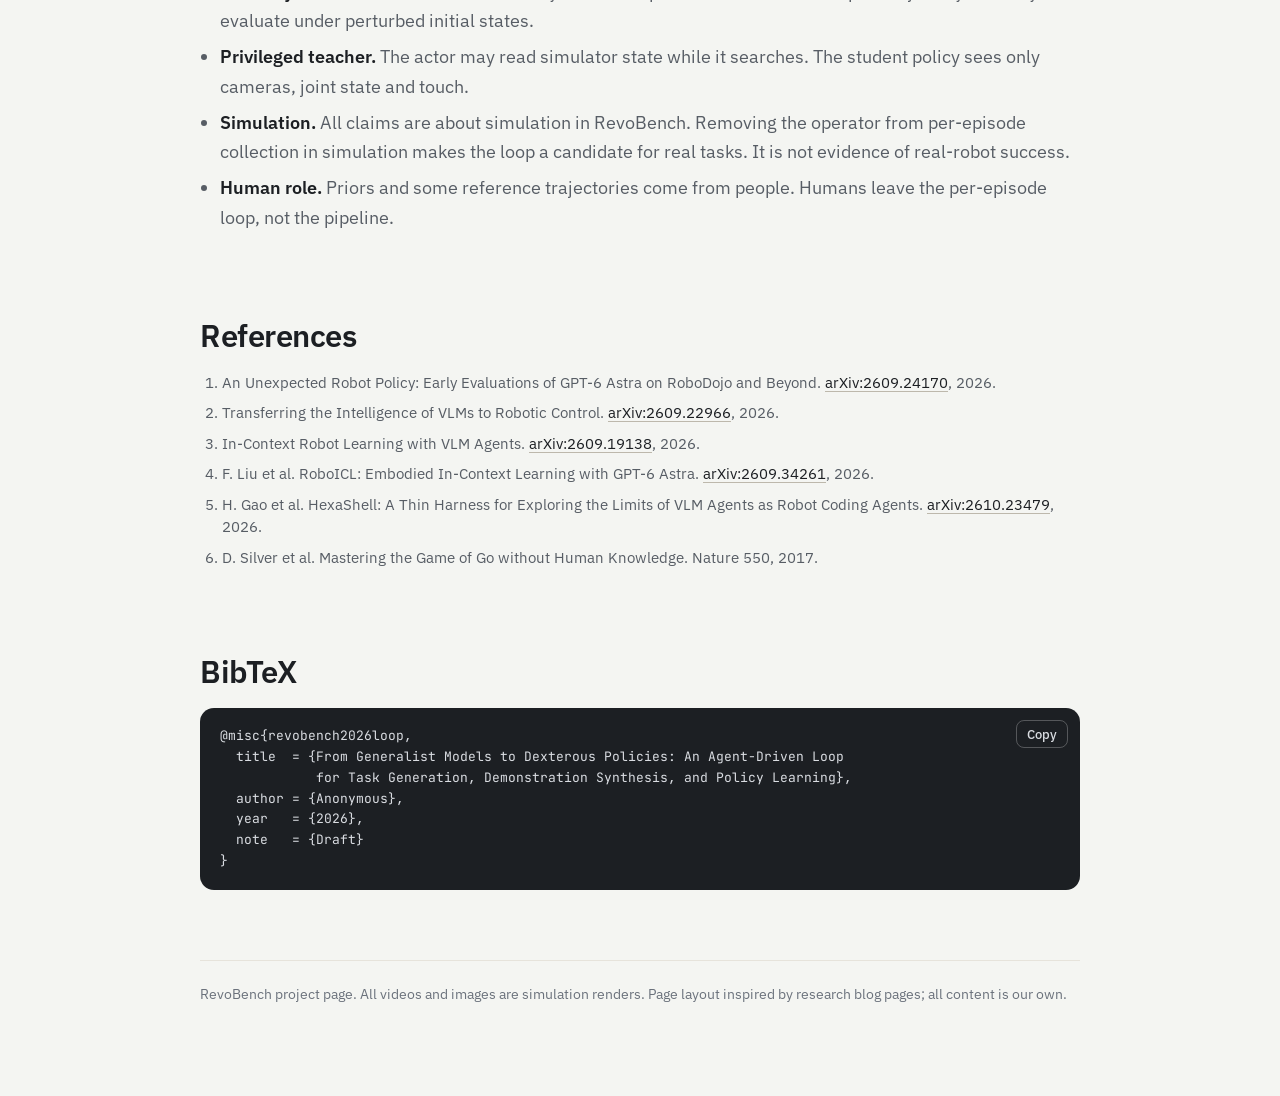
<file: paper/index.html>
<!doctype html>
<html lang="en">
<head>
<meta charset="utf-8">
<meta name="viewport" content="width=device-width, initial-scale=1">
<title>From Generalist Models to Dexterous Policies</title>
<meta name="description" content="RevoBench and an agent-driven loop that turns a generalist model's slow deliberation into verified demonstrations for fast dexterous policies.">
<link rel="preconnect" href="https://fonts.googleapis.com">
<link rel="preconnect" href="https://fonts.gstatic.com" crossorigin>
<link href="https://fonts.googleapis.com/css2?family=IBM+Plex+Sans:wght@400;500;600&family=JetBrains+Mono:wght@400;500&display=swap" rel="stylesheet">
<style>
:root{
  --bg:#F4F5F2; --card:#FFFFFF; --ink:#1C1F23; --ink-2:#474E58; --body:#575D65; --mute:#6B727C;
  --line:#E6E3DB; --soft:#F3F0E8; --cream:#FAF8F2;
  --ours:#EEBE43; --ours-line:#D29B1C; --ours-soft:#FBF2D6; --ours-row:#FDF8EA; --eyebrow:#8F6B12;
  --red:#B4483B; --green:#2C7A63; --blue:#2F6A97; --night:#0F1923;
  --sans:"IBM Plex Sans",Inter,system-ui,-apple-system,"Segoe UI",sans-serif;
  --display:"Avenir Next","Century Gothic","TeX Gyre Adventor",var(--sans);
  --mono:"JetBrains Mono",ui-monospace,SFMono-Regular,Menlo,monospace;
  --col:880px;
}
*{box-sizing:border-box}
html{scroll-behavior:smooth;scroll-padding-top:76px}
body{margin:0;background:var(--bg);color:var(--body);font:400 17.5px/1.7 var(--sans);-webkit-font-smoothing:antialiased}
a{color:var(--ink);text-underline-offset:3px;text-decoration-color:#BDB8AC}
a:hover{text-decoration-color:var(--ours-line)}
img,video{max-width:100%;display:block}
sup.c{font-size:.68em;color:var(--eyebrow);margin-left:1px}
sup.c a{color:inherit;text-decoration:none}

/* top bar */
.top{position:sticky;top:0;z-index:20;display:flex;align-items:center;gap:18px;padding:12px 28px;
  background:rgba(244,245,242,.82);backdrop-filter:blur(10px);-webkit-backdrop-filter:blur(10px);border-bottom:1px solid transparent}
.top.scrolled{border-bottom-color:var(--line)}
.brand{display:flex;align-items:center;gap:9px;font-weight:600;color:var(--ink);text-decoration:none;letter-spacing:-.01em}
.brand i{width:22px;height:22px;border-radius:6px;background:var(--ink);display:grid;place-items:center}
.brand i::after{content:"";width:8px;height:8px;border-radius:50%;background:var(--ours)}
.tocwrap{position:relative}
.tocbtn{height:32px;padding:0 11px;border:1px solid #CFD2CC;border-radius:9px;background:transparent;color:var(--body);
  font:500 14px var(--sans);cursor:pointer;display:flex;align-items:center;gap:7px}
.tocbtn:hover{background:#fff}
.toc{position:absolute;top:40px;left:0;width:330px;background:#fff;border:1px solid var(--line);border-radius:14px;padding:8px;
  box-shadow:0 18px 40px rgba(28,31,35,.12);display:none}
.toc.open{display:block}
.toc a{display:flex;gap:10px;padding:7px 10px;border-radius:8px;font-size:14.5px;line-height:1.35;text-decoration:none;color:var(--ink-2)}
.toc a:hover{background:var(--soft)}
.toc a b{color:var(--eyebrow);font-weight:500;min-width:14px}
.top nav{margin-left:auto;display:flex;gap:22px;font-size:14.5px}
.top nav a{color:var(--body);text-decoration:none}
.top nav a:hover{color:var(--ink)}

/* hero */
.wrap{max-width:1180px;margin:0 auto;padding:0 28px}
.hero{position:relative;border-radius:22px;overflow:hidden;background:var(--night);aspect-ratio:16/8.2;min-height:340px}
.hero video{position:absolute;inset:0;width:100%;height:100%;object-fit:cover;opacity:0;transition:opacity .5s}
.hero video.on{opacity:1}
.hero::after{content:"";position:absolute;inset:0;background:linear-gradient(180deg,rgba(15,25,35,0) 35%,rgba(15,25,35,.72) 100%);pointer-events:none}
.hero h1{position:absolute;left:40px;right:40px;bottom:34px;z-index:2;margin:0;color:#fff;
  font:400 clamp(26px,3.5vw,44px)/1.14 var(--display);letter-spacing:-.01em;max-width:860px}
.hero .tag{position:absolute;left:40px;top:28px;z-index:2;color:#E9EEF3;font:500 12.5px var(--mono);letter-spacing:.08em;text-transform:uppercase;
  background:rgba(15,25,35,.45);padding:5px 10px;border-radius:999px}
.tabs{display:flex;flex-wrap:wrap;align-items:center;gap:4px 22px;padding:14px 4px 0;font-size:14px}
.tabs button{border:0;background:none;padding:4px 0;font:500 14px var(--sans);color:var(--mute);cursor:pointer;border-bottom:2px solid transparent}
.tabs button.on{color:var(--ink);border-bottom-color:var(--ours)}
.tabs a{margin-left:auto;font-weight:500;text-decoration:none}
.meta{display:flex;flex-wrap:wrap;gap:18px 30px;align-items:flex-end;justify-content:space-between;padding:22px 4px 0}
.auth{margin:0;max-width:640px;font-size:15px;line-height:1.55;color:var(--ink)}
.auth small{display:block;color:var(--mute);font-size:13.5px;margin-top:4px}
.btns{display:flex;flex-wrap:wrap;gap:8px}
.btn{display:inline-flex;align-items:center;gap:7px;padding:9px 16px 9px 14px;border-radius:999px;border:1px solid var(--ink);
  font:500 14.5px var(--sans);text-decoration:none;color:var(--ink);background:transparent}
.btn.fill{background:var(--ink);color:#fff}
.btn:hover{transform:translateY(-1px)}
.btn svg{width:15px;height:15px}

/* article */
main{padding:0 28px 90px}
section{max-width:var(--col);margin:0 auto}
h2{margin:84px 0 18px;font:600 31px/1.2 var(--sans);color:var(--ink);letter-spacing:-.015em}
h2 .n{color:var(--eyebrow);font-weight:500;font-size:27px;margin-right:14px}
h3{margin:44px 0 10px;font:600 23px/1.3 var(--sans);color:var(--ink);letter-spacing:-.01em}
p{margin:0 0 18px}
p b,li b{color:var(--ink);font-weight:600}
.tldr p{color:#24282D;font-size:16.25px}
.note{border:1px solid var(--ours-line);background:var(--ours-soft);color:#5B450C;border-radius:12px;padding:12px 16px;font-size:15px;line-height:1.55;margin:0 0 22px}
ul.plain{padding-left:20px;margin:0 0 18px}
ul.plain li{margin-bottom:6px}

figure{margin:30px 0 34px}
figure.wide{max-width:1080px;margin-left:calc((var(--col) - 1080px)/2);margin-right:calc((var(--col) - 1080px)/2)}
.card{background:var(--card);border:1px solid var(--line);border-radius:18px;padding:22px}
figcaption{margin-top:12px;font-size:14.5px;line-height:1.55;color:#62676E}
figcaption b{color:var(--ink)}

.stats{display:grid;grid-template-columns:repeat(3,1fr);gap:14px}
.stat{background:var(--card);border:1px solid var(--line);border-radius:16px;padding:18px 20px}
.stat .v{font:500 34px/1.1 var(--display);color:var(--ink);letter-spacing:-.02em}
.stat .v em{font-style:normal;color:var(--mute);font-size:19px;margin:0 6px}
.stat .v s{text-decoration:none;color:var(--ours-line)}
.stat .l{margin-top:8px;font-size:14px;line-height:1.45;color:var(--body)}

.grid{display:grid;grid-template-columns:repeat(4,1fr);gap:10px}
.tile{position:relative;border-radius:12px;overflow:hidden;background:#DDD}
.tile img{width:100%;aspect-ratio:4/3;object-fit:cover}
.tile span{position:absolute;left:8px;bottom:8px;background:rgba(15,25,35,.72);color:#fff;font-size:12.5px;line-height:1;padding:6px 9px;border-radius:999px}

.layers{display:grid;grid-template-columns:repeat(4,1fr);gap:12px}
.layer{border:1px solid var(--line);border-radius:14px;padding:16px;background:var(--cream)}
.layer .k{font:500 12px var(--mono);letter-spacing:.06em;text-transform:uppercase;color:var(--eyebrow)}
.layer h4{margin:6px 0 6px;font:600 17px/1.25 var(--sans);color:var(--ink)}
.layer p{margin:0;font-size:14px;line-height:1.5}
.layer .t{margin-top:10px;font:500 12px var(--mono);color:var(--mute)}
.layer.subj{background:#fff;border-style:dashed}

table{width:100%;border-collapse:collapse;font-size:14.5px;line-height:1.45}
th{text-align:left;font-weight:600;font-size:13.5px;color:var(--ink);padding:9px 12px 9px 4px;border-bottom:1px solid var(--ink)}
td{padding:9px 12px 9px 4px;border-bottom:1px solid var(--line);color:#4B5159;vertical-align:top}
tr:last-child td{border-bottom:0}
td.num,th.num{text-align:right;font-variant-numeric:tabular-nums}
tr.ours td{background:var(--ours-row)}
td b{color:var(--ink)}
.pend{color:var(--mute);font:400 13px var(--mono)}
.scroll{overflow-x:auto}

.vids{display:grid;grid-template-columns:repeat(3,1fr);gap:12px}
.vid{border-radius:12px;overflow:hidden;background:var(--night);position:relative}
.vid video{width:100%;aspect-ratio:3/2;object-fit:cover}
.vid span{position:absolute;left:8px;top:8px;background:rgba(15,25,35,.72);color:#fff;font-size:12.5px;line-height:1;padding:6px 9px;border-radius:999px;pointer-events:none}
.vid em{position:absolute;left:8px;top:36px;background:var(--ours);color:#3D2E05;font-style:normal;font-weight:500;font-size:11.5px;line-height:1;padding:6px 9px;border-radius:999px;pointer-events:none}
.gal{grid-template-columns:repeat(4,1fr)}.gal .vid video{aspect-ratio:4/3}.gal .vid.hide{display:none}
.filt{display:flex;flex-wrap:wrap;gap:8px;margin-bottom:14px}
.filt button{border:1px solid #CFD2CC;background:transparent;border-radius:999px;padding:7px 14px;font:500 14px var(--sans);color:var(--body);cursor:pointer}
.filt button.on{background:var(--ink);border-color:var(--ink);color:#fff}

.eq{font:400 15px var(--mono);background:var(--cream);border:1px solid var(--line);border-radius:12px;padding:14px 16px;color:var(--ink);overflow-x:auto;white-space:nowrap;margin:0 0 18px}

pre{margin:0;background:#1C1F23;color:#DADDE2;border-radius:14px;padding:18px 20px;font:400 13px/1.6 var(--mono);overflow-x:auto}
.bib{position:relative}
.bib button{position:absolute;right:12px;top:12px;border:1px solid rgba(255,255,255,.25);background:transparent;color:#DADDE2;border-radius:8px;padding:5px 10px;font:500 12.5px var(--sans);cursor:pointer}
ol.refs{padding-left:22px;font-size:14.5px;line-height:1.55}
ol.refs li{margin-bottom:8px}
footer{max-width:var(--col);margin:70px auto 0;padding-top:22px;border-top:1px solid var(--line);font-size:13.5px;color:var(--mute)}

/* diagram */
.dg text{font-family:var(--sans);fill:var(--ink)}
.dg .b{fill:#fff;stroke:#CFCBC0;stroke-width:1}
.dg .p{fill:var(--cream);stroke:var(--line)}
.dg .t{font-size:12.5px;font-weight:600}
.dg .s{font-size:11.5px;fill:#62676E}
.dg .h{font:500 11px var(--mono);letter-spacing:.08em;fill:var(--eyebrow)}
.dg .a{fill:none;stroke:#7B828C;stroke-width:1.3}

@media (max-width:1150px){figure.wide{margin-left:0;margin-right:0;max-width:none}}
@media (max-width:820px){
  body{font-size:16.5px}
  .top{padding:10px 16px;gap:12px}.top nav{gap:14px}.top nav a.opt{display:none}
  .wrap,main{padding-left:16px;padding-right:16px}
  .hero{aspect-ratio:4/3;min-height:0;border-radius:16px}.hero h1{left:20px;right:20px;bottom:20px}.hero .tag{left:20px;top:18px}
  .tabs a{margin-left:0;width:100%}
  h2{font-size:26px;margin-top:64px}h2 .n{font-size:23px;margin-right:10px}h3{font-size:20px}
  .stats,.layers{grid-template-columns:1fr}.grid,.vids{grid-template-columns:repeat(2,1fr)}.gal{grid-template-columns:1fr}
  .card{padding:14px;overflow-x:auto}.dg{min-width:740px}.toc{width:min(330px,calc(100vw - 32px))}
}
</style>
</head>
<body>

<header class="top" id="top">
  <a class="brand" href="#"><i></i>RevoBench</a>
  <div class="tocwrap">
    <button class="tocbtn" id="tocbtn" aria-expanded="false" aria-controls="toc">
      <svg width="14" height="14" viewBox="0 0 16 16" fill="none" stroke="currentColor" stroke-width="1.6"><path d="M2 4h12M2 8h12M2 12h8"/></svg>Contents
    </button>
    <div class="toc" id="toc">
      <a href="#tldr"><b>&middot;</b>TL;DR</a>
      <a href="#why"><b>1</b>Why distill instead of deploy</a>
      <a href="#bench"><b>2</b>RevoBench, the platform</a>
      <a href="#loop"><b>3</b>The agent-driven loop</a>
      <a href="#critic"><b>4</b>A critic with four layers</a>
      <a href="#refs-found"><b>5</b>Verified tasks</a>
      <a href="#tracks"><b>6</b>Three tracks and what we measure</a>
      <a href="#plan"><b>7</b>Experiments</a>
      <a href="#limits"><b>8</b>Limitations</a>
      <a href="#references"><b>&middot;</b>References</a>
    </div>
  </div>
  <nav>
    <a class="opt" href="https://github.com/BrainCoTech/RevoBench">Code</a>
    <a href="../">Task board</a>
  </nav>
</header>

<div class="wrap">
  <div class="hero" id="hero">
    <span class="tag">Simulation &middot; 1.5&times; speed</span>
    <video class="on" muted loop playsinline autoplay preload="metadata" poster="assets/video/hammer.jpg" src="assets/video/hammer.mp4" data-k="hammer"></video>
    <video muted loop playsinline preload="auto" poster="assets/video/carry_dutch_oven.jpg" src="assets/video/carry_dutch_oven.mp4" data-k="dutch"></video>
    <video muted loop playsinline preload="auto" poster="assets/video/lift_carton.jpg" src="assets/video/lift_carton.mp4" data-k="carton"></video>
    <video muted loop playsinline preload="auto" poster="assets/video/arrange_condiments.jpg" src="assets/video/arrange_condiments.mp4" data-k="condiments"></video>
    <h1>From Generalist Models to Dexterous Policies</h1>
  </div>
  <div class="tabs" id="tabs">
    <button class="on" data-k="hammer">Hammer a nail</button>
    <button data-k="dutch">Carry a Dutch oven</button>
    <button data-k="carton">Lift a carton</button>
    <button data-k="condiments">Arrange condiments</button>
    <a href="#refs-found">More about these runs &darr;</a>
  </div>
  <div class="meta">
    <p class="auth">An agent-driven loop for task generation, demonstration synthesis and policy learning.
      <small>Anonymous submission draft &middot; author list to be added &middot; November 2026</small></p>
    <div class="btns">
      <a class="btn" href="https://github.com/BrainCoTech/RevoBench"><svg viewBox="0 0 16 16" fill="none" stroke="currentColor" stroke-width="1.5"><path d="M5.5 4.5 2 8l3.5 3.5M10.5 4.5 14 8l-3.5 3.5"/></svg>Code</a>
      <a class="btn fill" href="../"><svg viewBox="0 0 16 16" fill="none" stroke="currentColor" stroke-width="1.5"><rect x="2" y="2" width="5" height="5" rx="1"/><rect x="9" y="2" width="5" height="5" rx="1"/><rect x="2" y="9" width="5" height="5" rx="1"/><rect x="9" y="9" width="5" height="5" rx="1"/></svg>Task board</a>
    </div>
  </div>
</div>

<main>

<section id="tldr" class="tldr">
  <h2>TL;DR</h2>
  <p>Frontier generalist models can already work through a manipulation task by trying, looking and trying again. That ability comes at seconds per step and millions of tokens per episode, and so far only on gripper robots with the model inside the control loop.</p>
  <p>We ask how to pay for that deliberation once and keep its result. <b>We treat the frontier model as a teacher to be distilled, not as the controller to be deployed.</b> An agent searches for a good motion in simulation, a critic verifies it, and the verified motion becomes training data for a fast policy that needs no model at run time.</p>
  <p>To study this we propose <b>RevoBench</b>, a platform for testing how generalist agents behave and perform on a robot: 175 everyday tabletop tasks for a dual-arm robot with five-finger tactile hands, one action interface shared by agent-written programs, teleoperation and learned policies, and physical success checks that an agent cannot edit.</p>
  <p>On RevoBench we build a loop in which generalist models act as scene builder, actor and critic. The critic separates physical success from contact quality, motion quality and humanlikeness. Twenty-two tasks have a physically verified episode, and six of them have a reference motion that a person approved for humanlikeness and smoothness.</p>
  <div class="note"><b>Status.</b> This page describes the method and the evaluation protocol. Policy-learning experiments are in progress and no empirical result is claimed here.</div>
</section>

<section id="why">
  <h2><span class="n">1</span>Why distill instead of deploy</h2>
  <p>Within a few months, several groups showed that a frozen frontier vision-language model can drive a robot with no learned policy in the control path<sup class="c"><a href="#r1">[1</a>&ndash;<a href="#r5">5]</a></sup>. The knowledge needed for manipulation is, to a useful degree, already inside generalist models. It arrives in an expensive form.</p>
  <figure>
    <div class="stats">
      <div class="stat"><div class="v">9.74 s<em>vs</em><s>0.10 s</s></div><div class="l">Inference per step for a frontier model in the loop, against a vision-language-action policy<sup class="c"><a href="#r2">[2]</a></sup>.</div></div>
      <div class="stat"><div class="v">12M tokens</div><div class="l">And 24.6 minutes, for a single towel pickup by an in-context agent<sup class="c"><a href="#r3">[3]</a></sup>.</div></div>
      <div class="stat"><div class="v">22%<em>&rarr;</em>70%</div><div class="l">The same model on the same benchmark, depending only on the harness around it<sup class="c"><a href="#r1">[1,</a><a href="#r5">5]</a></sup>.</div></div>
    </div>
    <figcaption><b>Figure 1.</b> Numbers reported by prior work. They are the published price of keeping the model in the loop, and the reason success rate alone no longer separates methods.</figcaption>
  </figure>
  <p>This is deliberate, slow reasoning, and its cost is paid again on every episode. The same studies agree on where it stops: failures concentrate in contact, such as slips after grasp and insertions under a small tilt<sup class="c"><a href="#r5">[5]</a></sup>. All of them use parallel grippers without touch.</p>
  <p>A verified trajectory is the only product of deliberation worth keeping. Once it exists, it can supervise a policy that acts at control rate. The system is therefore <b>amortized search</b>: the agent loop is the search operator, the critic is the value function, the accepted trajectory is the search result, and the visuomotor policy is the network that absorbs it. Game-playing systems made this move when tree search became the teacher of a fast policy<sup class="c"><a href="#r6">[6]</a></sup>.</p>
</section>

<section id="bench">
  <h2><span class="n">2</span>RevoBench, the platform</h2>
  <p>RevoBench is the platform on which agents are run and measured. It is built on the RevoSim simulator, which supplies physics, rendering and tactile response. Everything an agent or a policy interacts with belongs to RevoBench.</p>
  <figure class="wide">
    <div class="grid">
      <div class="tile"><img loading="lazy" src="assets/tasks/hammer.jpg" alt="Robot hammering a nail"><span>Hammer a nail</span></div>
      <div class="tile"><img loading="lazy" src="assets/tasks/carry_dutch_oven.jpg" alt="Robot carrying a Dutch oven with both hands"><span>Carry a Dutch oven</span></div>
      <div class="tile"><img loading="lazy" src="assets/tasks/lift_carton.jpg" alt="Robot lifting a carton"><span>Lift a carton</span></div>
      <div class="tile"><img loading="lazy" src="assets/tasks/insert_pen.jpg" alt="Robot inserting a pen into a holder"><span>Insert a pen</span></div>
      <div class="tile"><img loading="lazy" src="assets/tasks/pan_to_stove.jpg" alt="Robot moving a pan to a stove"><span>Move a pan to the stove</span></div>
      <div class="tile"><img loading="lazy" src="assets/tasks/pack_groceries.jpg" alt="Robot packing groceries into a basket"><span>Pack groceries</span></div>
      <div class="tile"><img loading="lazy" src="assets/tasks/kettle_pour.jpg" alt="Robot pouring from a kettle"><span>Pour from a kettle</span></div>
      <div class="tile"><img loading="lazy" src="assets/tasks/power_drill.jpg" alt="Robot placing a power drill"><span>Place a power drill</span></div>
      <div class="tile"><img loading="lazy" src="assets/tasks/cup_hang.jpg" alt="Robot hanging a cup on a rack"><span>Hang a cup</span></div>
      <div class="tile"><img loading="lazy" src="assets/tasks/open_laptop.jpg" alt="Robot opening a laptop"><span>Open a laptop</span></div>
      <div class="tile"><img loading="lazy" src="assets/tasks/lift_basket.jpg" alt="Robot lifting a basket"><span>Lift a basket</span></div>
      <div class="tile"><img loading="lazy" src="assets/tasks/tray_carry.jpg" alt="Robot carrying a tray"><span>Carry a tray</span></div>
    </div>
    <figcaption><b>Figure 2.</b> Twelve of the 175 tasks. They span tool use, two-handed carrying, precise insertion, pouring, articulated objects and multi-object tasks. All use the same robot, the same action interface and the same recorder.</figcaption>
  </figure>
  <figure>
    <div class="stats">
      <div class="stat"><div class="v">175</div><div class="l">Everyday tabletop tasks, each with its own layout, reset distribution and physical success check.</div></div>
      <div class="stat"><div class="v">56</div><div class="l">Absolute joint positions per action, the same for agents, teleoperators and learned policies, under one gain profile.</div></div>
      <div class="stat"><div class="v">451</div><div class="l">Tactile channels per hand, recorded with cameras, joint state and fingertip wrenches by one shared recorder.</div></div>
    </div>
  </figure>
  <h3>One interface, one recorder</h3>
  <p>An agent-written program, a teleoperator and a learned policy all emit the same 56 named joint targets. A result therefore reflects the command source, not a controller tuned to the task. Every task records through the same recorder and exports to LeRobot format, so an agent's rollout, a teleoperated episode and a policy rollout are directly comparable.</p>
  <h3>Physical validity</h3>
  <p>No object is teleported or attached by hidden constraints during manipulation, and randomization happens only at reset behind a reachability and collision gate. These rules are what make an accepted rollout a physically valid demonstration and not an animation.</p>
</section>

<section id="loop">
  <h2><span class="n">3</span>The agent-driven loop</h2>
  <p>Generalist models take three roles. A <b>builder</b> constructs executable task scenes and freezes their physics and success checks. An <b>actor</b> writes control programs. A <b>critic</b> grades each rollout and returns a diagnosis. Self-correction happens only between the actor and the critic.</p>
  <figure class="wide">
    <div class="card">
      <svg class="dg" viewBox="0 0 880 322" role="img" aria-label="Pipeline: build, act and verify, keep and distill">
        <defs>
          <marker id="ar" viewBox="0 0 8 8" refX="7" refY="4" markerWidth="7" markerHeight="7" orient="auto"><path d="M0 0 8 4 0 8z" fill="#7B828C"/></marker>
          <marker id="arR" viewBox="0 0 8 8" refX="7" refY="4" markerWidth="7" markerHeight="7" orient="auto"><path d="M0 0 8 4 0 8z" fill="#B4483B"/></marker>
          <marker id="arG" viewBox="0 0 8 8" refX="7" refY="4" markerWidth="7" markerHeight="7" orient="auto"><path d="M0 0 8 4 0 8z" fill="#2C7A63"/></marker>
        </defs>
        <rect class="p" x="0" y="0" width="200" height="322" rx="14"/>
        <rect class="p" x="214" y="0" width="398" height="322" rx="14"/>
        <rect class="p" x="626" y="0" width="254" height="322" rx="14"/>
        <text class="h" x="16" y="26">1  BUILD</text>
        <text class="h" x="230" y="26">2  ACT AND VERIFY</text>
        <text class="h" x="642" y="26">3  KEEP AND DISTILL</text>

        <g><rect class="b" x="15" y="46" width="170" height="46" rx="9"/><text class="t" x="100" y="66" text-anchor="middle">Descriptions, videos</text><text class="s" x="100" y="82" text-anchor="middle">and digital assets</text></g>
        <g><rect class="b" x="15" y="116" width="170" height="46" rx="9"/><text class="t" x="100" y="136" text-anchor="middle">Builder</text><text class="s" x="100" y="152" text-anchor="middle">scene and task specification</text></g>
        <g><rect class="b" x="15" y="186" width="170" height="46" rx="9"/><text class="t" x="100" y="206" text-anchor="middle">Frozen task contract</text><text class="s" x="100" y="222" text-anchor="middle">physics and success checks</text></g>

        <g><rect class="b" x="230" y="46" width="170" height="46" rx="9"/><text class="t" x="315" y="66" text-anchor="middle">Optional priors</text><text class="s" x="315" y="82" text-anchor="middle">text, video, reference motion</text></g>
        <g><rect x="230" y="116" width="170" height="46" rx="9" fill="#EAF2F8" stroke="#2F6A97"/><text class="t" x="315" y="136" text-anchor="middle">Actor</text><text class="s" x="315" y="152" text-anchor="middle">write or revise control program</text></g>
        <g><rect class="b" x="230" y="186" width="170" height="46" rx="9"/><text class="t" x="315" y="206" text-anchor="middle">Execute in RevoBench</text><text class="s" x="315" y="222" text-anchor="middle">56 absolute joint targets</text></g>
        <g><rect class="b" x="230" y="256" width="170" height="46" rx="9"/><text class="t" x="315" y="276" text-anchor="middle">Records</text><text class="s" x="315" y="292" text-anchor="middle">vision, touch, wrench, state</text></g>

        <g><rect x="426" y="46" width="170" height="46" rx="9" fill="#EAF4F0" stroke="#2C7A63"/><text class="t" x="511" y="66" text-anchor="middle">Skill library</text><text class="s" x="511" y="82" text-anchor="middle">short notes, re-verified</text></g>
        <g><rect x="426" y="172" width="170" height="130" rx="9" fill="#FAEEEB" stroke="#B4483B"/><text class="t" x="511" y="196" text-anchor="middle">Critic</text>
          <text class="s" x="511" y="220" text-anchor="middle">1  success (physics)</text><text class="s" x="511" y="240" text-anchor="middle">2  contact (touch, wrench)</text><text class="s" x="511" y="260" text-anchor="middle">3  motion (steps, jerk)</text><text class="s" x="511" y="280" text-anchor="middle">4  humanlikeness</text></g>

        <g><rect x="642" y="46" width="222" height="46" rx="9" fill="#EAF4F0" stroke="#2C7A63"/><text class="t" x="753" y="66" text-anchor="middle">Accepted episode</text><text class="s" x="753" y="82" text-anchor="middle">demonstration and skill</text></g>
        <g><rect class="b" x="642" y="116" width="222" height="46" rx="9"/><text class="t" x="753" y="136" text-anchor="middle">Vary pose, style, motion</text><text class="s" x="753" y="152" text-anchor="middle">re-execute and re-verify</text></g>
        <g><rect class="b" x="642" y="186" width="222" height="46" rx="9"/><text class="t" x="753" y="206" text-anchor="middle">Demonstration dataset</text><text class="s" x="753" y="222" text-anchor="middle">LeRobot format</text></g>
        <g><rect x="642" y="256" width="222" height="46" rx="9" fill="#FBF2D6" stroke="#D29B1C"/><text class="t" x="753" y="276" text-anchor="middle">Fast policy</text><text class="s" x="753" y="292" text-anchor="middle">ACT, diffusion policy, VLA</text></g>

        <path class="a" marker-end="url(#ar)" d="M100 92V116"/><path class="a" marker-end="url(#ar)" d="M100 162V186"/>
        <path class="a" marker-end="url(#ar)" d="M185 209H207V146H230"/>
        <path class="a" marker-end="url(#ar)" d="M315 92V116"/><path class="a" marker-end="url(#ar)" d="M315 162V186"/><path class="a" marker-end="url(#ar)" d="M315 232V256"/>
        <path class="a" marker-end="url(#ar)" d="M400 279H426"/>
        <path class="a" stroke="#B4483B" style="stroke:#B4483B" marker-end="url(#arR)" d="M511 172V146H400"/>
        <text x="456" y="139" text-anchor="middle" style="font-size:11px;fill:#B4483B">reject + diagnosis</text>
        <path class="a" style="stroke:#2C7A63" stroke-dasharray="4 3" marker-end="url(#arG)" d="M426 69H413V130H400"/>
        <path class="a" style="stroke:#2C7A63" marker-end="url(#arG)" d="M596 237H619V78H642"/>
        <text x="614" y="165" text-anchor="middle" transform="rotate(-90 614 165)" style="font-size:11px;fill:#2C7A63">accept</text>
        <path class="a" style="stroke:#2C7A63" stroke-dasharray="4 3" marker-end="url(#arG)" d="M642 60H596"/>
        <path class="a" marker-end="url(#ar)" d="M753 92V116"/><path class="a" marker-end="url(#ar)" d="M753 162V186"/><path class="a" marker-end="url(#ar)" d="M753 232V256"/>
      </svg>
    </div>
    <figcaption><b>Figure 3.</b> The loop. A rejection returns a diagnosis to the actor (red). An acceptance releases the episode (green), which is varied, re-executed and re-verified before it enters the dataset. Held-out evaluation never feeds back into the loop.</figcaption>
  </figure>
  <h3>Cold start and warm start</h3>
  <p>In a <b>cold start</b> the actor writes a program from the task contract alone. The result is usually correct but segmented and slow. Its value is existence: a physically valid solution obtained with no human.</p>
  <p>In a <b>warm start</b> the actor rewrites a reference trajectory into a better one. The reference fixes the task logic, so the search is spent on motion quality. Up to three priors condition the rewrite: a short human video, a text description of a reasonable execution, and the reference trajectory itself. Shown a palm-wrap grasp of a hammer, the actor abandons a fingertip pinch for a wrap.</p>
  <p>In-context demonstrations can lower success<sup class="c"><a href="#r1">[1]</a></sup> and can be over-imitated when the object changes<sup class="c"><a href="#r4">[4]</a></sup>, so priors are optional inputs whose effect is measured, not assumed.</p>
  <h3>Sedimentation</h3>
  <p>An accepted solution leaves reusable pieces behind: grasp primitives, approach routines and verification snippets. Each is stored as a short note with its code, and is re-executed and re-verified in a new scene before its result counts.</p>
</section>

<section id="critic">
  <h2><span class="n">4</span>A critic with four layers</h2>
  <p>The critic maps a rollout to a decision and a diagnosis. Its layers are kept separate because they deserve different levels of trust.</p>
  <figure>
    <div class="layers">
      <div class="layer"><div class="k">Layer 1</div><h4>Success</h4><p>Physical predicates evaluated on simulator state. Never judged by a language model.</p><div class="t">computed</div></div>
      <div class="layer"><div class="k">Layer 2</div><h4>Contact</h4><p>Tactile maps and wrenches: intended surfaces, stable normal force, no slip.</p><div class="t">computed</div></div>
      <div class="layer"><div class="k">Layer 3</div><h4>Motion</h4><p>Step count, integrated jerk, pause time and bimanual synchrony.</p><div class="t">computed</div></div>
      <div class="layer subj"><div class="k">Layer 4</div><h4>Humanlikeness</h4><p>A model's judgment of the video against the prior. Validated against human raters.</p><div class="t">subjective</div></div>
    </div>
    <figcaption><b>Figure 4.</b> An episode is accepted when layer 1 passes and layers 2 and 3 clear fixed thresholds. Layer 4 ranks accepted candidates.</figcaption>
  </figure>
  <p>Touch is used twice. The actor reads tactile records to refine a grasp it cannot see, and the critic uses them to reject episodes that look successful on camera but rest on an unstable contact. On rejection the critic names the phase, the failing layer and the evidence, for example: transport phase, thumb pressure drops to zero at step 212, object rotates in hand.</p>
</section>

<section id="refs-found">
  <h2><span class="n">5</span>Verified tasks</h2>
  <p>Twenty-two tasks have a complete recorded episode that passed the task's physical checks and the data checks. For six of them, a later run was also approved by a person for humanlikeness and smoothness; those six are the first warm-start references.</p>
  <figure class="wide">
    <div class="filt" id="filt">
      <button class="on" data-f="all">All 22 verified</button>
      <button data-f="1">Human-approved motion &middot; 6</button>
      <button data-f="0">Physically verified &middot; 16</button>
    </div>
    <div class="vids gal" id="gal">
      <div class="vid" data-h="1"><span>Hammer a nail</span><em>Human-approved motion</em><video controls muted loop playsinline preload="auto" poster="assets/video/hammer.jpg" src="assets/video/hammer.mp4"></video></div>
      <div class="vid" data-h="1"><span>Carry a Dutch oven</span><em>Human-approved motion</em><video controls muted loop playsinline preload="auto" poster="assets/video/carry_dutch_oven.jpg" src="assets/video/carry_dutch_oven.mp4"></video></div>
      <div class="vid" data-h="1"><span>Lift a carton</span><em>Human-approved motion</em><video controls muted loop playsinline preload="auto" poster="assets/video/lift_carton.jpg" src="assets/video/lift_carton.mp4"></video></div>
      <div class="vid" data-h="1"><span>Insert a pen</span><em>Human-approved motion</em><video controls muted loop playsinline preload="auto" poster="assets/video/insert_pen.jpg" src="assets/video/insert_pen.mp4"></video></div>
      <div class="vid" data-h="1"><span>Arrange condiments</span><em>Human-approved motion</em><video controls muted loop playsinline preload="auto" poster="assets/video/arrange_condiments.jpg" src="assets/video/arrange_condiments.mp4"></video></div>
      <div class="vid" data-h="1"><span>Stack blocks</span><em>Human-approved motion</em><video controls muted loop playsinline preload="auto" poster="assets/gallery/stack_blocks.jpg" src="assets/gallery/stack_blocks.mp4"></video></div>
      <div class="vid" data-h="0"><span>Pack groceries</span><video controls muted loop playsinline preload="auto" poster="assets/gallery/pack_groceries.jpg" src="assets/gallery/pack_groceries.mp4"></video></div>
      <div class="vid" data-h="0"><span>Transfer food in a kitchen</span><video controls muted loop playsinline preload="auto" poster="assets/gallery/kitchen.jpg" src="assets/gallery/kitchen.mp4"></video></div>
      <div class="vid" data-h="0"><span>Move a pan to the stove</span><video controls muted loop playsinline preload="auto" poster="assets/gallery/pan_to_stove.jpg" src="assets/gallery/pan_to_stove.mp4"></video></div>
      <div class="vid" data-h="0"><span>Set the table</span><video controls muted loop playsinline preload="auto" poster="assets/gallery/set_table.jpg" src="assets/gallery/set_table.mp4"></video></div>
      <div class="vid" data-h="0"><span>Pour from a kettle</span><video controls muted loop playsinline preload="auto" poster="assets/gallery/kettle_pour.jpg" src="assets/gallery/kettle_pour.mp4"></video></div>
      <div class="vid" data-h="0"><span>Pour from a can</span><video controls muted loop playsinline preload="auto" poster="assets/gallery/pour_can.jpg" src="assets/gallery/pour_can.mp4"></video></div>
      <div class="vid" data-h="0"><span>Carry a tray</span><video controls muted loop playsinline preload="auto" poster="assets/gallery/tray_carry.jpg" src="assets/gallery/tray_carry.mp4"></video></div>
      <div class="vid" data-h="0"><span>Hang a cup</span><video controls muted loop playsinline preload="auto" poster="assets/gallery/cup_hang.jpg" src="assets/gallery/cup_hang.mp4"></video></div>
      <div class="vid" data-h="0"><span>Place a power drill</span><video controls muted loop playsinline preload="auto" poster="assets/gallery/power_drill.jpg" src="assets/gallery/power_drill.mp4"></video></div>
      <div class="vid" data-h="0"><span>Plug in a charger</span><video controls muted loop playsinline preload="auto" poster="assets/gallery/plug_charger.jpg" src="assets/gallery/plug_charger.mp4"></video></div>
      <div class="vid" data-h="0"><span>Insert a peg</span><video controls muted loop playsinline preload="auto" poster="assets/gallery/insert_peg.jpg" src="assets/gallery/insert_peg.mp4"></video></div>
      <div class="vid" data-h="0"><span>Insert a pipette</span><video controls muted loop playsinline preload="auto" poster="assets/gallery/insert_pipette.jpg" src="assets/gallery/insert_pipette.mp4"></video></div>
      <div class="vid" data-h="0"><span>Turn a coffee machine handle</span><video controls muted loop playsinline preload="auto" poster="assets/gallery/coffee_handle_turn.jpg" src="assets/gallery/coffee_handle_turn.mp4"></video></div>
      <div class="vid" data-h="0"><span>Rotate a knob</span><video controls muted loop playsinline preload="auto" poster="assets/gallery/rotate_knob.jpg" src="assets/gallery/rotate_knob.mp4"></video></div>
      <div class="vid" data-h="0"><span>Open and close a stapler</span><video controls muted loop playsinline preload="auto" poster="assets/gallery/open_stapler.jpg" src="assets/gallery/open_stapler.mp4"></video></div>
      <div class="vid" data-h="0"><span>Lift and replace a kettle lid</span><video controls muted loop playsinline preload="auto" poster="assets/gallery/lift_kettle_lid.jpg" src="assets/gallery/lift_kettle_lid.mp4"></video></div>
    </div>
    <figcaption><b>Figure 5.</b> Every task with a successful recorded episode, shown at 1.5&times; speed. All are simulation. For the six human-approved tasks the clip is the approved run; for the other sixteen it is the verified reference episode, whose motion has not been reviewed for humanlikeness.</figcaption>
  </figure>
  <figure>
    <div class="card scroll">
      <table>
        <thead><tr><th>Task</th><th>Approved run</th><th class="num">Steps at 60 Hz</th><th class="num">Duration</th><th>Recorded caveat</th></tr></thead>
        <tbody>
          <tr><td><b>Insert a pen</b></td><td>p17</td><td class="num">1756</td><td class="num">29.3 s</td><td>Approval covers this version only</td></tr>
          <tr><td><b>Carry a Dutch oven</b></td><td>v35</td><td class="num">1490</td><td class="num">24.8 s</td><td>One finger joint over its limit by 1e-5 rad</td></tr>
          <tr><td><b>Hammer a nail</b></td><td>h20</td><td class="num">1218</td><td class="num">20.3 s</td><td>Middle-finger jerk still high during the strike</td></tr>
          <tr><td><b>Arrange condiments</b></td><td>s9</td><td class="num">2645</td><td class="num">44.1 s</td><td>Full-body collision check not completed</td></tr>
          <tr><td><b>Lift a carton</b></td><td>c20</td><td class="num">666</td><td class="num">11.1 s</td><td>Nominal initial state only</td></tr>
          <tr><td><b>Stack blocks</b></td><td>retry029</td><td class="num">1765</td><td class="num">29.4 s</td><td>Diagnostic recording; full data check still open</td></tr>
        </tbody>
      </table>
    </div>
    <figcaption><b>Table 1.</b> The six human-approved runs. Approval here is a person's review of the video, not a critic score. Strict numerical audits are not all passed, and each caveat is kept with the run.</figcaption>
  </figure>
  <p>A reference is the end of a search. The Dutch oven reference is the survivor of 30 candidate versions, 17 of which were physically successful. For the hammer, an earlier physically successful version was rejected in review before the approved one. This is the deliberation the loop is meant to pay for once.</p>
</section>

<section id="tracks">
  <h2><span class="n">6</span>Three tracks and what we measure</h2>
  <p>RevoBench groups tasks by the demonstration data they ship with. The tracks pose different questions and are not difficulty levels.</p>
  <figure>
    <div class="card scroll">
      <table>
        <thead><tr><th>Track</th><th class="num">Tasks</th><th>Data shipped per task</th><th>Who it tests</th><th>Question</th></tr></thead>
        <tbody>
          <tr><td><b>L1 Many-demo</b></td><td class="num">5</td><td>30 to 50 verified generated demos, plus 30 teleoperated demos</td><td>ACT, Diffusion Policy, VLA</td><td>Does generated data train policies?</td></tr>
          <tr><td><b>L2 One-demo</b></td><td class="num">20 to 30</td><td>One high-quality demo, with style and texture randomization</td><td>Warm-start agents</td><td>How well does an agent use one example?</td></tr>
          <tr><td><b>L3 Zero-demo</b></td><td class="num">140+</td><td>None</td><td>Cold-start agents</td><td>What can an agent do from nothing?</td></tr>
        </tbody>
      </table>
    </div>
    <figcaption><b>Table 2.</b> Task counts are targets.</figcaption>
  </figure>
  <p>Every result is reported with three quantities beside success rate.</p>
  <ul class="plain">
    <li><b>Conversion cost.</b> Tokens, dollars and wall-clock time per accepted demonstration, and operator minutes per teleoperated demonstration.</li>
    <li><b>Motion and contact quality.</b> Graded independently of success by the critic's computed layers.</li>
    <li><b>Demonstration equivalence.</b> The number of teleoperated demonstrations needed to match a policy trained on <i>N</i> generated ones, per generated demonstration. A value of 1 means parity.</li>
  </ul>
  <div class="eq">DE(N) = min { M : SR<sub>tele</sub>(M) &ge; SR<sub>gen</sub>(N) } / N</div>
  <p>The agent tracks ship one fixed reference harness: the same observations, tools, call budget and time limit for every agent. Without it, results are not comparable.</p>
</section>

<section id="plan">
  <h2><span class="n">7</span>Experiments</h2>
  <div class="note"><b>Protocol, not results.</b> RevoBench has 175 tasks today: 22 have accepted physical and data records from a cold-start solution, 7 are in development, and 146 are scenes without trajectories. Expansion, teleoperation collection and policy training have not started.</div>
  <figure>
    <div class="card scroll">
      <table>
        <thead><tr><th>ID</th><th>Question</th><th>Design</th><th>Status</th></tr></thead>
        <tbody>
          <tr><td>E1</td><td>Can agents solve dexterous tasks from nothing?</td><td>30 zero-demo tasks, at least three models, two open harnesses ported as baselines</td><td class="pend">22 of 30 solved</td></tr>
          <tr><td>E2</td><td>Does a prior buy quality and save cost?</td><td>Same 30 tasks, warm start. Ablate video, text, reference trajectory, and their format and number. Changed-object test for over-imitation</td><td class="pend">6 references</td></tr>
          <tr class="ours"><td><b>E3</b></td><td><b>Is generated data worth as much as teleoperated data?</b></td><td>5 many-demo tasks. 30 generated against 30 teleoperated demos, same policy and budget. Scaling at 5, 10, 30, mixed sets, generated-only to 100+</td><td class="pend">not started</td></tr>
          <tr><td>E4</td><td>Does the loop get cheaper as it runs?</td><td>Grow the skill library, re-run stored skills, test transfer on held-out tasks</td><td class="pend">not started</td></tr>
          <tr><td>E5</td><td>Can the critic be trusted?</td><td>Blind human ratings against each critic layer. Critic with and without touch</td><td class="pend">not started</td></tr>
          <tr><td>E6</td><td>What does it cost?</td><td>Log tokens, dollars and time for every run of E1 to E3</td><td class="pend">not started</td></tr>
        </tbody>
      </table>
    </div>
    <figcaption><b>Table 3.</b> E3 carries the main claim. The result we are testing for is parity at 30 demonstrations and a crossover in favour of generated data as it scales, where extra generated demonstrations cost tokens and extra teleoperated ones cost operator time.</figcaption>
  </figure>
</section>

<section id="limits">
  <h2><span class="n">8</span>Limitations</h2>
  <ul class="plain">
    <li><b>Self-judging.</b> The same model family generates and grades. Acceptance therefore rests on the three computed layers, and the humanlikeness layer has to be validated against human raters.</li>
    <li><b>Diversity.</b> Generated demonstrations may be near-copies of each other. We report trajectory diversity and evaluate under perturbed initial states.</li>
    <li><b>Privileged teacher.</b> The actor may read simulator state while it searches. The student policy sees only cameras, joint state and touch.</li>
    <li><b>Simulation.</b> All claims are about simulation in RevoBench. Removing the operator from per-episode collection in simulation makes the loop a candidate for real tasks. It is not evidence of real-robot success.</li>
    <li><b>Human role.</b> Priors and some reference trajectories come from people. Humans leave the per-episode loop, not the pipeline.</li>
  </ul>
</section>

<section id="references">
  <h2>References</h2>
  <ol class="refs">
    <li id="r1">An Unexpected Robot Policy: Early Evaluations of GPT-6 Astra on RoboDojo and Beyond. <a href="https://arxiv.org/abs/2609.24170">arXiv:2609.24170</a>, 2026.</li>
    <li id="r2">Transferring the Intelligence of VLMs to Robotic Control. <a href="https://arxiv.org/abs/2609.22966">arXiv:2609.22966</a>, 2026.</li>
    <li id="r3">In-Context Robot Learning with VLM Agents. <a href="https://arxiv.org/abs/2609.19138">arXiv:2609.19138</a>, 2026.</li>
    <li id="r4">F. Liu et al. RoboICL: Embodied In-Context Learning with GPT-6 Astra. <a href="https://arxiv.org/abs/2609.34261">arXiv:2609.34261</a>, 2026.</li>
    <li id="r5">H. Gao et al. HexaShell: A Thin Harness for Exploring the Limits of VLM Agents as Robot Coding Agents. <a href="https://arxiv.org/abs/2610.23479">arXiv:2610.23479</a>, 2026.</li>
    <li id="r6">D. Silver et al. Mastering the Game of Go without Human Knowledge. Nature 550, 2017.</li>
  </ol>
</section>

<section id="bibtex">
  <h2>BibTeX</h2>
  <div class="bib">
    <button id="copy">Copy</button>
<pre id="bib">@misc{revobench2026loop,
  title  = {From Generalist Models to Dexterous Policies: An Agent-Driven Loop
            for Task Generation, Demonstration Synthesis, and Policy Learning},
  author = {Anonymous},
  year   = {2026},
  note   = {Draft}
}</pre>
  </div>
</section>

<footer>RevoBench project page. All videos and images are simulation renders. Page layout inspired by research blog pages; all content is our own.</footer>
</main>

<script>
const top_=document.getElementById('top');
addEventListener('scroll',()=>top_.classList.toggle('scrolled',scrollY>8),{passive:true});
const tb=document.getElementById('tocbtn'),toc=document.getElementById('toc');
tb.onclick=e=>{e.stopPropagation();const o=toc.classList.toggle('open');tb.setAttribute('aria-expanded',o)};
document.addEventListener('click',()=>{toc.classList.remove('open');tb.setAttribute('aria-expanded',false)});
const vids=[...document.querySelectorAll('#hero video')];
document.querySelectorAll('#tabs button').forEach(b=>b.onclick=()=>{
  document.querySelectorAll('#tabs button').forEach(x=>x.classList.toggle('on',x===b));
  vids.forEach(v=>{const on=v.dataset.k===b.dataset.k;
    if(on){if(!v.src&&v.dataset.src)v.src=v.dataset.src;v.currentTime=0;v.play().catch(()=>{})}else v.pause();
    v.classList.toggle('on',on)});
});
document.querySelectorAll('#filt button').forEach(b=>b.onclick=()=>{
  document.querySelectorAll('#filt button').forEach(x=>x.classList.toggle('on',x===b));
  document.querySelectorAll('#gal .vid').forEach(v=>{const hide=b.dataset.f!=='all'&&v.dataset.h!==b.dataset.f;v.classList.toggle('hide',hide);if(hide)v.querySelector('video').pause()});
});
// play gallery videos while they are on screen, pause them when they leave
const gv=[...document.querySelectorAll('#gal video')];
if('IntersectionObserver' in window){
  const io=new IntersectionObserver(es=>es.forEach(e=>{const v=e.target;
    if(e.isIntersecting&&!v.closest('.vid').classList.contains('hide')){v.play().catch(()=>{})}else v.pause()}),{threshold:.55});
  gv.forEach(v=>io.observe(v));
}
document.getElementById('copy').onclick=async e=>{
  try{await navigator.clipboard.writeText(document.getElementById('bib').textContent);e.target.textContent='Copied'}
  catch(_){e.target.textContent='Select and copy'}
  setTimeout(()=>e.target.textContent='Copy',1600)};
</script>
</body>
</html>
</file>
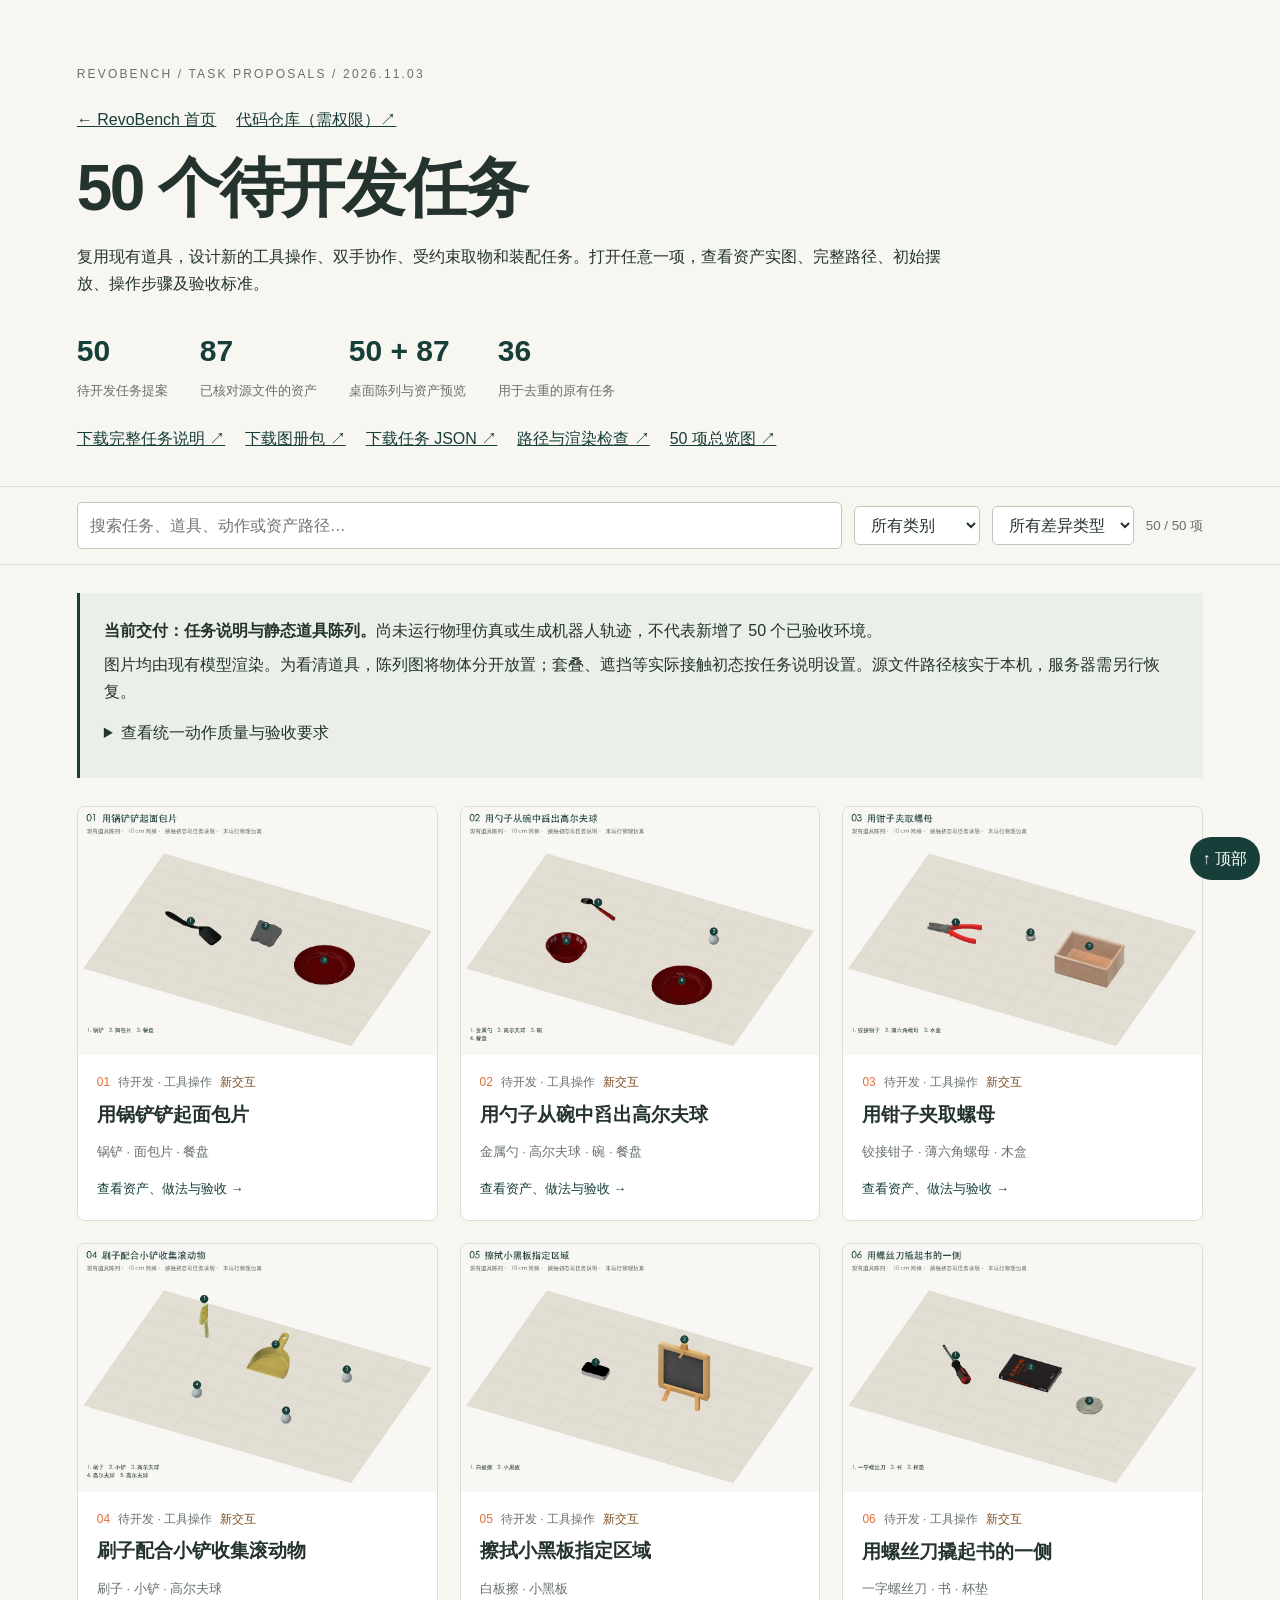
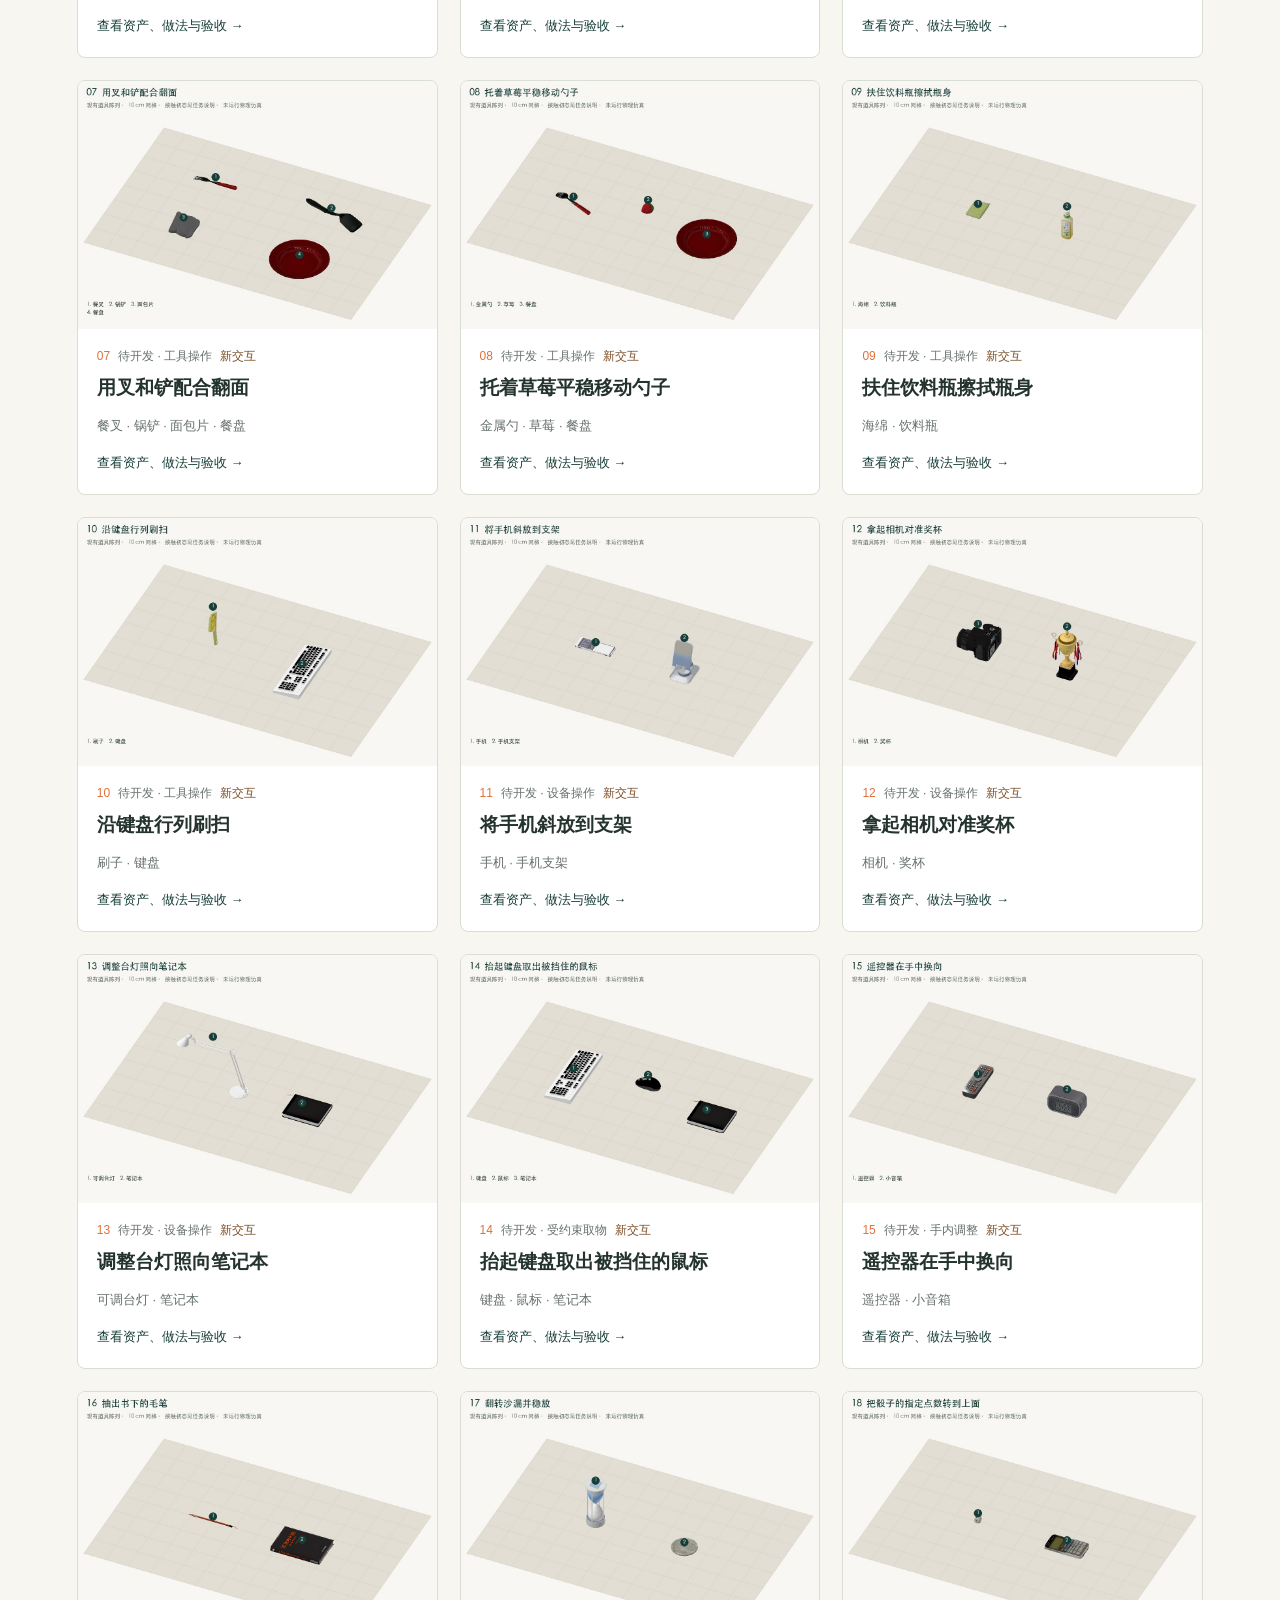
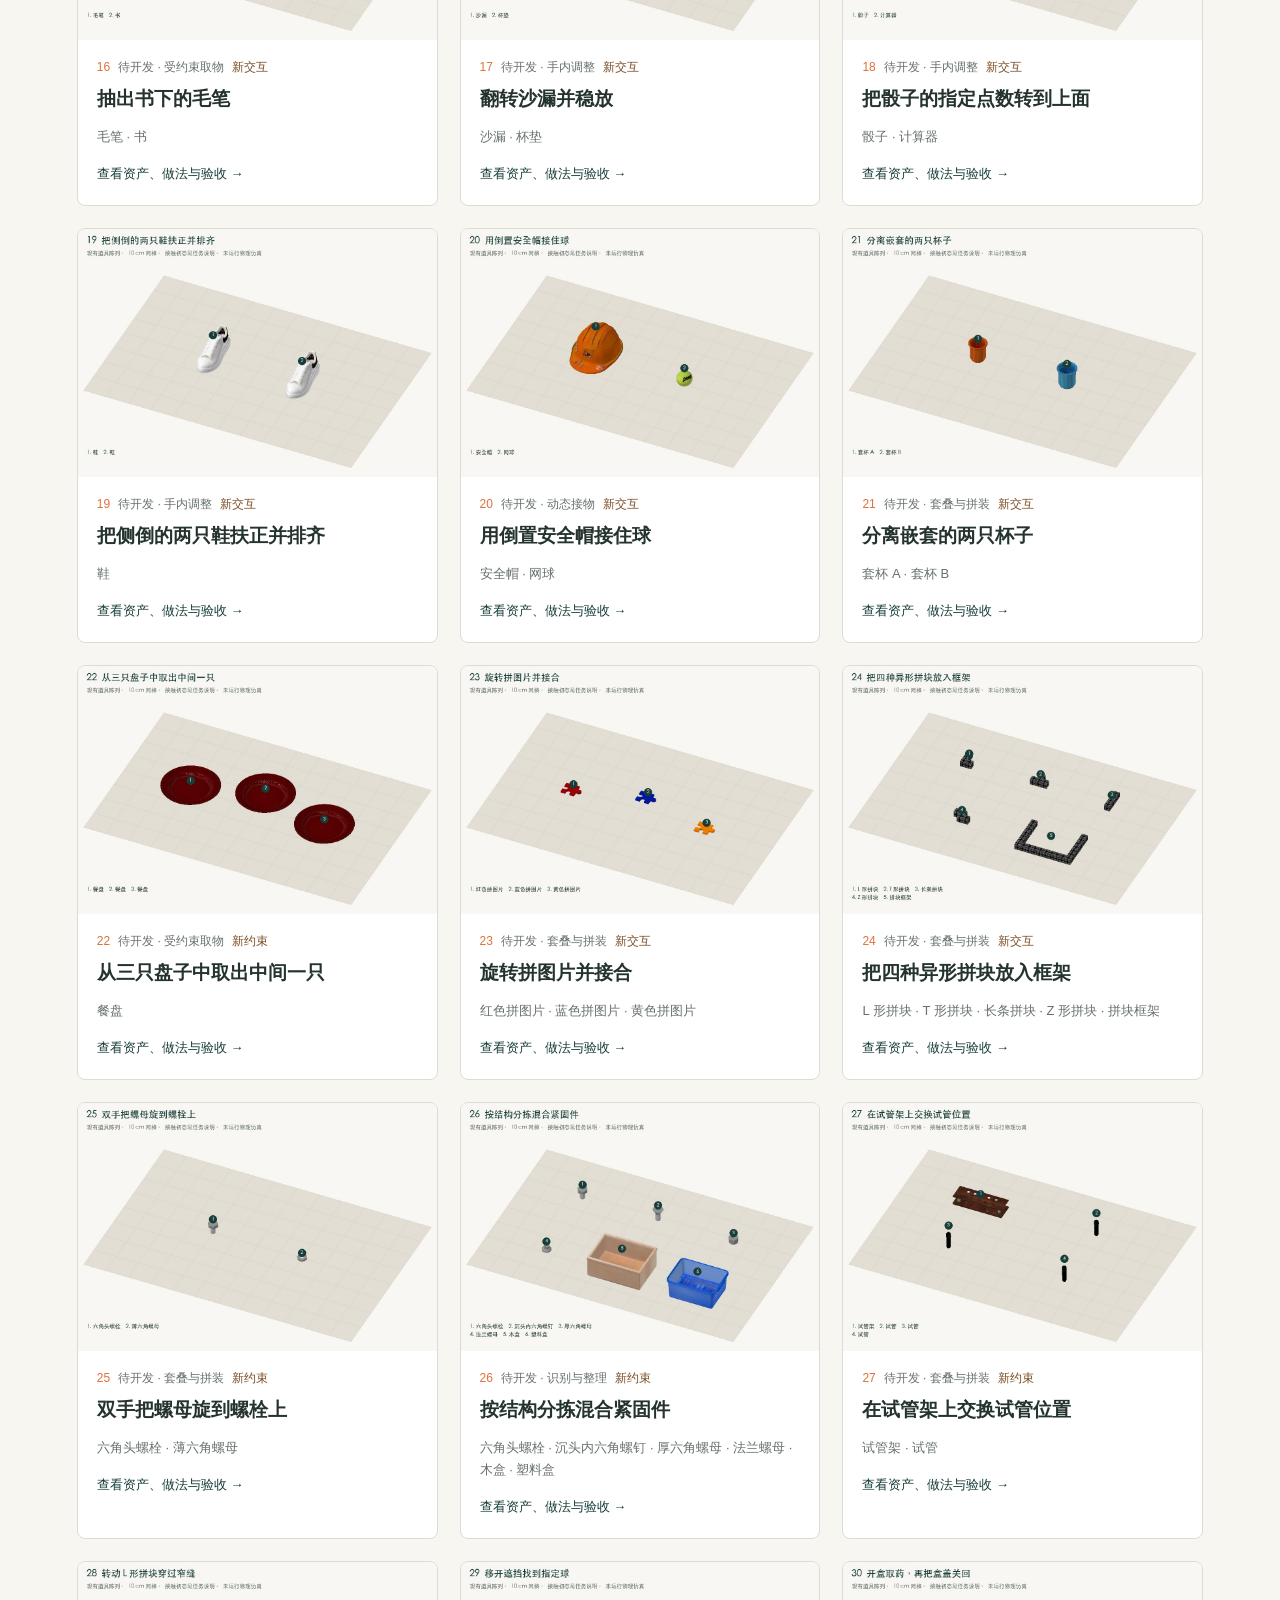
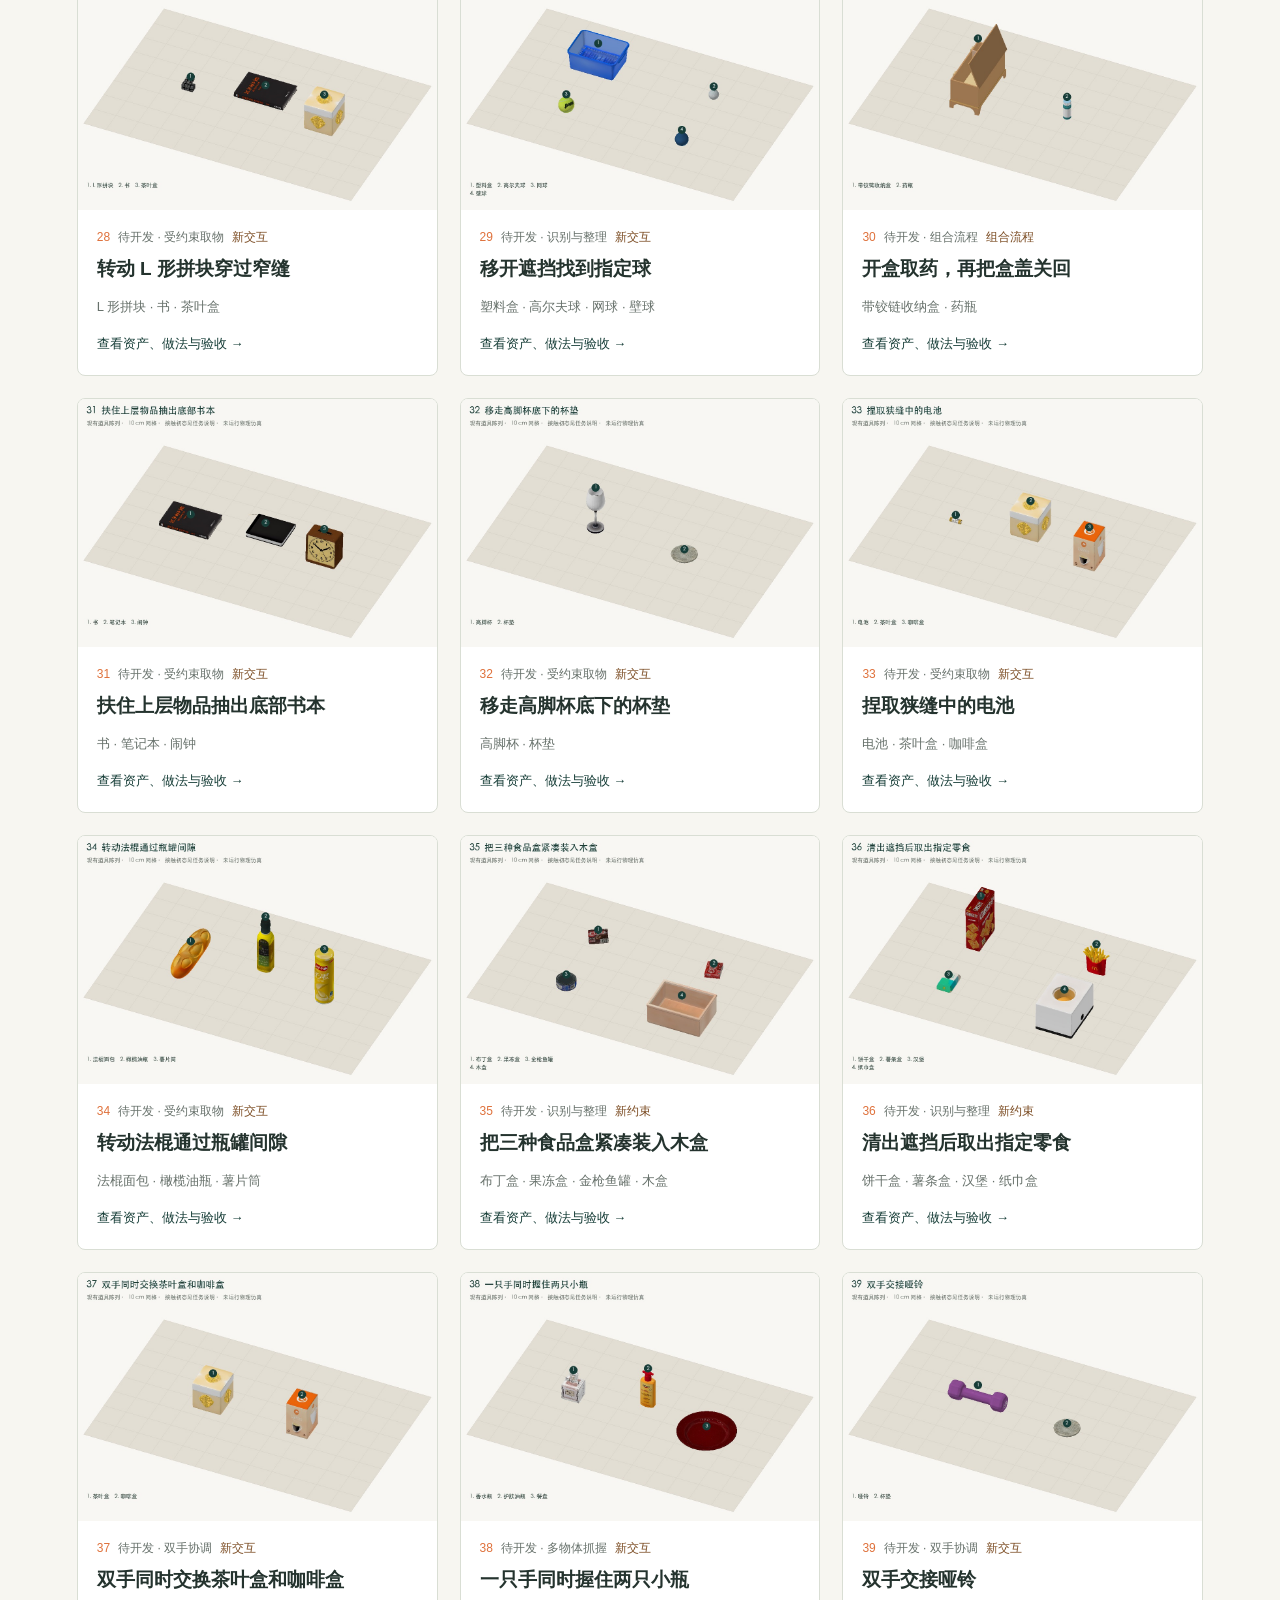
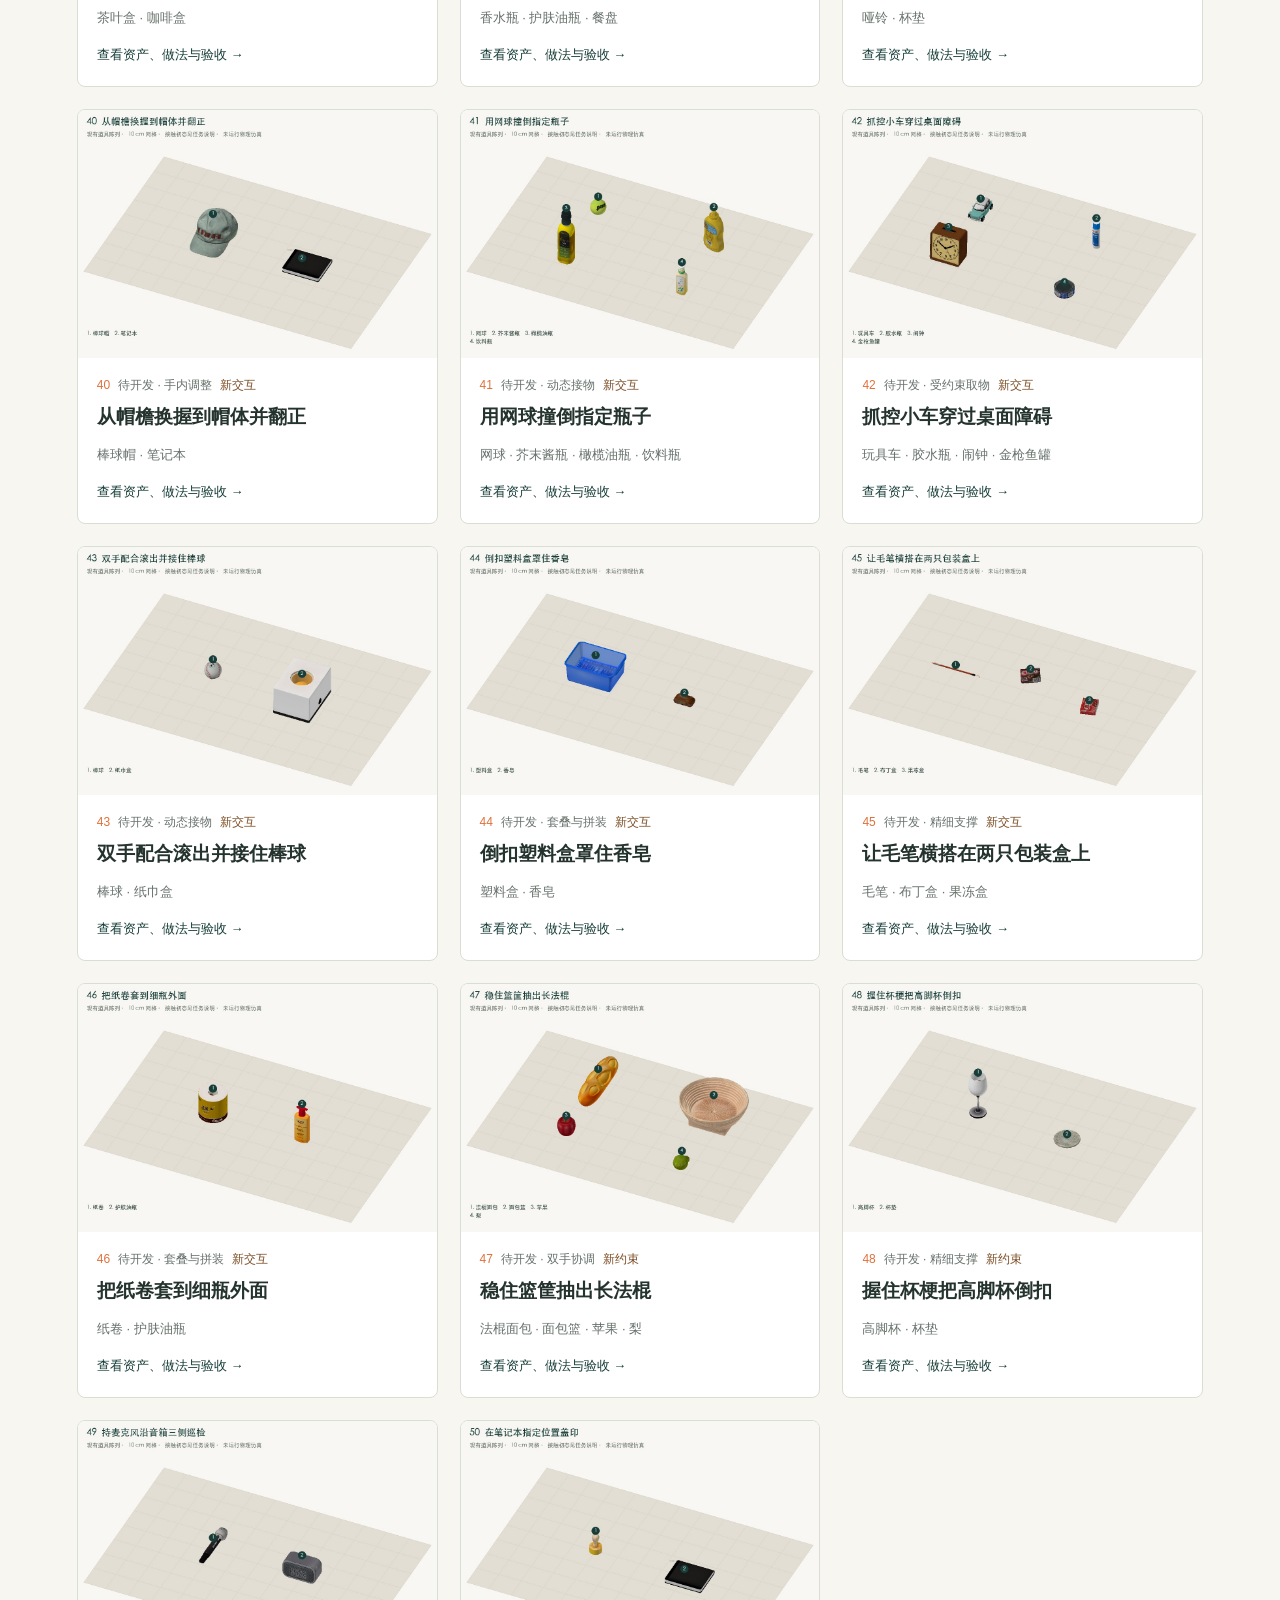
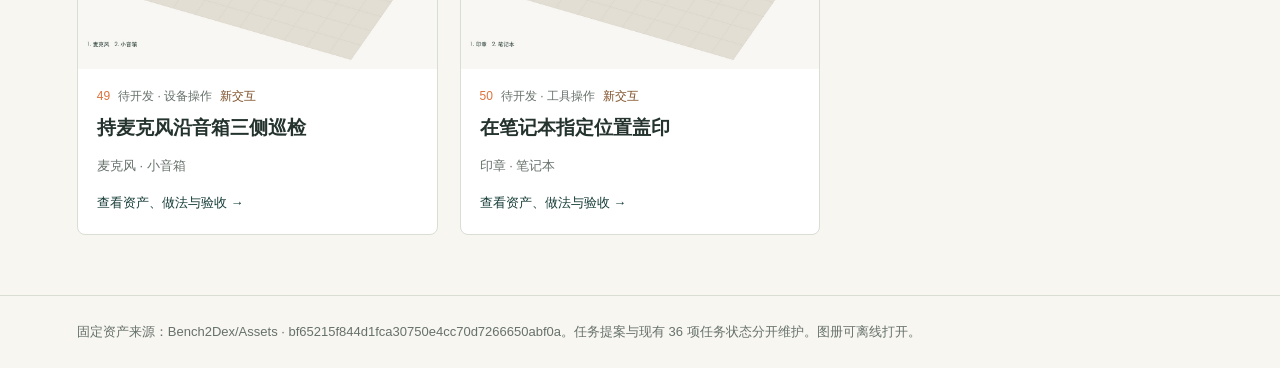
<file: pending/index.html>
<!doctype html>
<html lang="zh-CN"><head><meta charset="utf-8"><meta name="viewport" content="width=device-width,initial-scale=1">
<title>RevoBench · 待开发任务（50）</title><meta name="description" content="50 个待开发的 RevoBench 桌面操作任务：87 个现有资产、模型预览、路径、操作步骤和验收标准。"><style>
:root{--ink:#173e38;--muted:#67716b;--paper:#f7f6f1;--line:#d9ded4;--accent:#df713b}
*{box-sizing:border-box}html{scroll-behavior:smooth}body{margin:0;background:var(--paper);color:#24332e;font:16px/1.7 -apple-system,BlinkMacSystemFont,"PingFang SC","Microsoft YaHei",sans-serif}a{color:var(--ink)}button,input,select{font:inherit}button{cursor:pointer}header{padding:64px 6vw 34px;border-bottom:1px solid var(--line)}.eyebrow{letter-spacing:.18em;font-size:12px;color:var(--muted)}h1{font-size:clamp(32px,5vw,64px);font-weight:600;letter-spacing:-.04em;line-height:1.14;margin:18px 0}header p{max-width:890px}.stats{display:flex;gap:32px;flex-wrap:wrap;margin-top:28px}.stats b{font-size:30px;display:block;color:var(--ink)}.stats span{font-size:13px;color:var(--muted)}.links{display:flex;gap:20px;flex-wrap:wrap;margin:22px 0 0}.toolbar{position:sticky;top:0;z-index:5;padding:15px 6vw;background:rgba(247,246,241,.97);border-bottom:1px solid var(--line);display:flex;gap:12px;align-items:center;flex-wrap:wrap}.toolbar input{min-width:220px;flex:1}.toolbar input,.toolbar select{border:1px solid #bdc9bb;background:white;border-radius:5px;padding:9px 12px;color:#24332e}.toolbar small{color:var(--muted)}main{padding:28px 6vw 60px;max-width:1600px;margin:auto}.intro{background:#eaf0e7;border-left:3px solid var(--ink);padding:18px 24px;margin-bottom:28px}.intro p{margin:6px 0}.grid{display:grid;grid-template-columns:repeat(3,minmax(0,1fr));gap:22px}.card{border:1px solid var(--line);border-radius:8px;background:#fff;overflow:hidden;cursor:pointer;transition:transform .16s,border-color .16s}.card:hover{transform:translateY(-3px);border-color:var(--ink)}.card img{width:100%;display:block;aspect-ratio:1100/760;object-fit:contain;background:var(--paper)}.card-body{padding:17px 19px 20px}.meta{display:flex;gap:8px;color:var(--muted);font-size:12px}.tag{color:#7c4d24}.card h2{font-size:19px;margin:8px 0 12px;line-height:1.5}.card p{font-size:13px;color:var(--muted);margin:0}.number{color:var(--accent);font-variant-numeric:tabular-nums}.open{font-size:13px;margin-top:15px;display:block;color:var(--ink)}dialog{max-width:1140px;width:94vw;max-height:94vh;border:0;border-radius:10px;padding:0;background:var(--paper);color:#24332e}dialog::backdrop{background:rgba(15,29,25,.7)}.dialogbar{display:flex;flex-wrap:wrap;align-items:center;gap:12px;padding:14px 25px;background:var(--ink);color:white;position:sticky;top:0;z-index:3}.dialogbar strong{flex:1;min-width:155px}.dialogbar button{background:transparent;color:white;border:1px solid #82978d;border-radius:4px;padding:5px 12px}.detail{padding:28px 36px}.detail h2{font-size:29px;line-height:1.4;margin:0 0 10px}.detail h3{margin:28px 0 12px;font-size:18px;color:var(--ink)}.heroimage{width:100%;max-height:570px;object-fit:contain;background:var(--paper)}.note{font-size:13px;color:var(--muted)}.assetgrid{display:grid;grid-template-columns:repeat(3,minmax(0,1fr));gap:12px}.asset{background:white;border:1px solid var(--line);border-radius:5px;padding:12px;min-width:0}.asset img{width:100%;aspect-ratio:520/420;object-fit:contain}.asset b{font-size:15px}.asset small{display:block;color:var(--muted)}code{font-size:12px;overflow-wrap:anywhere;word-break:break-word}pre{white-space:pre-wrap;word-break:break-all;overflow-wrap:anywhere;background:#e8ede5;padding:14px;border-radius:5px;font-size:12px}.two{display:grid;grid-template-columns:1fr 1fr;gap:30px}.detail li{margin:7px 0}.detail ol,.detail ul{padding-left:23px}.callout{border-left:3px solid var(--accent);padding:10px 16px;background:#f6eee5}.copymsg{font-size:12px;color:#e7d3b6}.toc{margin:14px 0}.toc summary{cursor:pointer}footer{color:var(--muted);font-size:13px;border-top:1px solid var(--line);padding:25px 6vw}.empty{padding:60px;text-align:center;grid-column:1/-1}.backtop{position:fixed;bottom:20px;right:20px;padding:8px 13px;background:var(--ink);color:white;border:0;border-radius:30px}#copyfallback{width:100%;min-height:200px}#motion li{font-size:14px}
@media(max-width:1050px){.grid{grid-template-columns:repeat(2,minmax(0,1fr))}.assetgrid{grid-template-columns:repeat(2,minmax(0,1fr))}}@media(max-width:640px){header{padding-top:34px}.grid{grid-template-columns:1fr}.two{grid-template-columns:1fr;gap:0}.detail{padding:18px}.dialogbar{padding:12px}.dialogbar strong{font-size:12px}.assetgrid{grid-template-columns:1fr 1fr;gap:8px}.asset{padding:8px}.toolbar{padding:12px 5vw}main{padding:20px 5vw}.stats{gap:22px}.dialogbar button{font-size:13px;padding:5px 8px}}@media print{.toolbar,.dialogbar button,.backtop{display:none}dialog{position:static;max-height:none;width:100%;max-width:none}.grid{display:none}dialog:not([open]){display:none}}
</style></head><body>
<header id="top"><div class="eyebrow">REVOBENCH / TASK PROPOSALS / 2026.11.03</div>
<nav class="links" aria-label="图册导航"><a href="../">← RevoBench 首页</a><a href="https://github.com/BrainCoTech/RevoBench/tree/main/docs/tabletop_task_proposals_50_20261103">代码仓库（需权限）↗</a></nav><h1>50 个待开发任务</h1><p>复用现有道具，设计新的工具操作、双手协作、受约束取物和装配任务。打开任意一项，查看资产实图、完整路径、初始摆放、操作步骤及验收标准。</p>
<div class="stats"><div><b>50</b><span>待开发任务提案</span></div><div><b>87</b><span>已核对源文件的资产</span></div><div><b>50 + 87</b><span>桌面陈列与资产预览</span></div><div><b>36</b><span>用于去重的原有任务</span></div></div>
<div class="links"><a href="guide.md" download>下载完整任务说明 ↗</a><a href="atlas.zip" download>下载图册包 ↗</a><a href="tasks.json" download>下载任务 JSON ↗</a><a href="validation_report.json">路径与渲染检查 ↗</a><a href="overview.jpg" target="_blank">50 项总览图 ↗</a></div></header>
<div class="toolbar"><input id="search" type="search" placeholder="搜索任务、道具、动作或资产路径…" aria-label="搜索任务"><select id="category" aria-label="筛选任务类别"><option value="">所有类别</option></select><select id="novelty" aria-label="筛选差异类型"><option value="">所有差异类型</option></select><small id="count"></small></div>
<main><div class="intro"><p><strong>当前交付：任务说明与静态道具陈列。</strong>尚未运行物理仿真或生成机器人轨迹，不代表新增了 50 个已验收环境。</p><p>图片均由现有模型渲染。为看清道具，陈列图将物体分开放置；套叠、遮挡等实际接触初态按任务说明设置。源文件路径核实于本机，服务器需另行恢复。</p><details class="toc"><summary>查看统一动作质量与验收要求</summary><ol id="motion"></ol></details></div><div id="grid" class="grid"></div></main>
<footer>固定资产来源：Bench2Dex/Assets · bf65215f844d1fca30750e4cc70d7266650abf0a。任务提案与现有 36 项任务状态分开维护。图册可离线打开。</footer><button class="backtop" onclick="window.scrollTo({top:0,behavior:'smooth'})">↑ 顶部</button>
<dialog id="modal"><div class="dialogbar"><strong id="dnumber"></strong><span id="copymsg" class="copymsg"></span><button id="share">复制任务链接</button><button id="copy">复制任务说明</button><button id="close" aria-label="关闭详情">关闭 ×</button></div><div id="detail" class="detail"></div></dialog>
<script id="data" type="application/json">{"schema_version": 1, "created_at": "2026-11-03", "title": "RevoBench：50 个桌面任务提案", "scope": "任务设计、真实资产可视化与道具陈列；不代表新增50个已运行环境", "asset_root_absolute": "/Users/xulixin/RevoBench-refactor/assets", "asset_root_environment": "REVOBENCH_ASSET_ROOT", "baseline": {"repository": "https://github.com/BrainCoTech/RevoBench", "commit": "cea0620fb67293e408c66120f6dfe212a19967dd", "count": 36, "tasks": [{"id": "arrange_condiments", "title": "盐和胡椒瓶归位", "status": "accepted"}, {"id": "assemble_gears", "title": "齿轮装配", "status": "not_started"}, {"id": "carry_dutch_oven", "title": "双手搬双耳锅", "status": "accepted"}, {"id": "coffee_handle_turn", "title": "旋转咖啡机手柄", "status": "accepted"}, {"id": "cup_hang", "title": "挂杯", "status": "accepted"}, {"id": "fold_glasses", "title": "双手折叠眼镜", "status": "in_progress"}, {"id": "fold_phone", "title": "展开折叠手机", "status": "in_progress"}, {"id": "folder_store_pen", "title": "文件夹收纳笔", "status": "in_progress"}, {"id": "hammer", "title": "锤子敲钉子", "status": "accepted"}, {"id": "insert_peg", "title": "插杆", "status": "accepted"}, {"id": "insert_pen", "title": "把笔插入笔筒", "status": "accepted"}, {"id": "insert_pipette", "title": "插移液管", "status": "accepted"}, {"id": "kettle_pour", "title": "茶壶向杯中倾倒", "status": "accepted"}, {"id": "kitchen", "title": "厨房食材转移", "status": "accepted"}, {"id": "lift_basket", "title": "翻起提手搬篮筐", "status": "in_progress"}, {"id": "lift_bucket", "title": "翻起桶把并提桶", "status": "in_progress"}, {"id": "lift_carton", "title": "双手搬纸箱", "status": "accepted"}, {"id": "lift_kettle_lid", "title": "提壶盖再盖回", "status": "accepted"}, {"id": "lift_pot_lid", "title": "提锅盖再盖回", "status": "in_progress"}, {"id": "open_bench2dex_stapler", "title": "订书机开合 · Bench2Dex", "status": "not_started"}, {"id": "open_laptop", "title": "打开笔记本电脑", "status": "in_progress"}, {"id": "open_stapler", "title": "打开并合上订书机", "status": "accepted"}, {"id": "operate_scissors", "title": "抓持剪刀开合", "status": "not_started"}, {"id": "pack_groceries", "title": "把日用品装入篮筐", "status": "accepted"}, {"id": "pan_to_stove", "title": "平底锅放到炉上", "status": "accepted"}, {"id": "plug_charger", "title": "插充电器", "status": "accepted"}, {"id": "pour_can", "title": "罐头向碗倾倒", "status": "accepted"}, {"id": "power_drill", "title": "电钻", "status": "accepted"}, {"id": "press_spring_button", "title": "弹簧按钮按压", "status": "not_started"}, {"id": "rotate_knob", "title": "旋转旋钮", "status": "accepted"}, {"id": "rotate_tube_cap", "title": "双手旋转离心管盖", "status": "not_started"}, {"id": "set_table", "title": "杯具摆放", "status": "accepted"}, {"id": "slide_utility_knife", "title": "推出与收回刀片", "status": "not_started"}, {"id": "solve_hanoi", "title": "三层汉诺塔", "status": "not_started"}, {"id": "stack_blocks", "title": "叠放方块和圆柱", "status": "accepted"}, {"id": "tray_carry", "title": "双手端托盘", "status": "accepted"}]}, "coordinate_frame": {"origin": "桌面中心", "x": "图中左右方向", "y": "远离机器人方向", "z": "桌面向上", "table_size_m": [1.2, 0.8], "table_top_z_m": 0, "note": "只是提案坐标系；接入现有环境时映射到其真实桌高和机器人可达范围，不移动机器人基座凑可达性。"}, "visualization_scope": "原始模型的 CPU 静态渲染。为避免遮挡，图中道具分开展示；接触初态按 initial_setup 设置。图片不是 Isaac 仿真截图或成功证据。", "common_acceptance": ["全部为待开发任务提案：静态道具摆放和图册已生成，尚未实现 planner、执行轨迹或物理验收。", "每条演示从机器人默认姿态开始，操作结束后通过真实运动回到默认姿态；建议回位最大关节误差≤0.05 rad、最大关节速度≤0.05 rad/s，连续保持1 s。阈值在试验前冻结。", "各阶段连续衔接；记录位置、速度、加速度及 jerk，并用正常速度视频复核跳变、突然加减速、反复修正和无意义停顿。任务要求的接触驻留和稳定等待不视为无意义停顿。", "肩、肘、腕和手掌的整体姿态需人工复核，避免异常抬肘、腕部反折、无意义翻掌和绕远接近；动作学限位通过不等于仿人通过。", "用指腹、手指内侧和合理工具工作面形成接触，尤其不能依赖拇指背部抓握。不得明显穿透、撞击、过度挤压、抓持滑脱、瞬移或隐藏附件。", "需要松手的终态均在完全解除手部支撑后连续稳定2 s。保持持物的阶段按各任务规定的保持时间评测。", "物理任务通过、运动质量通过分别记录。保存正常速度完整视频、物体位姿、接触与关节日志以及逐项结果；禁止只因脚本退出零就标为通过。", "本文位置、角度、时间、比例阈值均为建议的首版验收配置，不是实测结论。接入前验证可达性、尺寸与接触，修改后生成新配置版本。", "除虚拟目标区和可视化背景外，所有操作道具均使用清单中的现有源网格；禁止新增程序化方块、圆柱、球等替代原物件。"], "assets": {"spatula": {"name": "锅铲", "source": "library/external/bench2dex/bf65215f844d/Objects/033_spatula/textured.obj", "source_absolute": "/Users/xulixin/RevoBench-refactor/assets/library/external/bench2dex/bf65215f844d/Objects/033_spatula/textured.obj", "source_sha256": "d3e49a75647999e5f80b06d0b8b5bfff5e4224d2facf42c77af6445d18baf8c5", "source_format": "obj", "provider": "Bench2Dex", "source_revision": "bf65215f844d1fca30750e4cc70d7266650abf0a", "upstream_repository": "https://huggingface.co/datasets/Bench2Dex/Assets", "runtime_candidate": "library/external/bench2dex/bf65215f844d/Objects/033_spatula/usd_decomposition_linux/textured.usd", "preview_max_extent_m": 0.27, "rotation_deg": [0, 0, 0], "visualization": "assets/spatula.jpg", "readiness": "source_verified_runtime_pending", "scale_note": "图册按声明的桌面尺寸统一缩放实例，仅用于任务设计；保留原网格，仿真前确认实际单位、质量和碰撞。"}, "bread": {"name": "面包片", "source": "library/external/bench2dex/bf65215f844d/Objects/222_bread_slice/uploads_files_2384335_pan.obj", "source_absolute": "/Users/xulixin/RevoBench-refactor/assets/library/external/bench2dex/bf65215f844d/Objects/222_bread_slice/uploads_files_2384335_pan.obj", "source_sha256": "78861e2e9a2f8f96097d719565040a789b11cdd834bec97831c9659b9d014bae", "source_format": "obj", "provider": "Bench2Dex", "source_revision": "bf65215f844d1fca30750e4cc70d7266650abf0a", "upstream_repository": "https://huggingface.co/datasets/Bench2Dex/Assets", "runtime_candidate": null, "preview_max_extent_m": 0.12, "rotation_deg": [0, 0, 0], "visualization": "assets/bread.jpg", "readiness": "source_verified_runtime_pending", "scale_note": "图册按声明的桌面尺寸统一缩放实例，仅用于任务设计；保留原网格，仿真前确认实际单位、质量和碰撞。", "material_note": "原始 OBJ 未附材质文件；预览使用中性灰色，不伪造面包纹理。"}, "plate": {"name": "餐盘", "source": "library/external/bench2dex/bf65215f844d/Objects/029_plate/textured.obj", "source_absolute": "/Users/xulixin/RevoBench-refactor/assets/library/external/bench2dex/bf65215f844d/Objects/029_plate/textured.obj", "source_sha256": "bbf0a5d5ff0b2c2c19207246cb47dc253f14903e443477173c08ec3a0feb2502", "source_format": "obj", "provider": "Bench2Dex", "source_revision": "bf65215f844d1fca30750e4cc70d7266650abf0a", "upstream_repository": "https://huggingface.co/datasets/Bench2Dex/Assets", "runtime_candidate": "library/external/bench2dex/bf65215f844d/Objects/029_plate/usd_decomposition_linux/textured.usd", "preview_max_extent_m": 0.25, "rotation_deg": [0, 0, 0], "visualization": "assets/plate.jpg", "readiness": "source_verified_runtime_pending", "scale_note": "图册按声明的桌面尺寸统一缩放实例，仅用于任务设计；保留原网格，仿真前确认实际单位、质量和碰撞。"}, "spoon": {"name": "金属勺", "source": "library/external/bench2dex/bf65215f844d/Objects/031_spoon/textured.obj", "source_absolute": "/Users/xulixin/RevoBench-refactor/assets/library/external/bench2dex/bf65215f844d/Objects/031_spoon/textured.obj", "source_sha256": "bc86a0736bf2a060fa4357b91ef55f7f41c0d4debfbd0b5a1918e2418f82f8ef", "source_format": "obj", "provider": "Bench2Dex", "source_revision": "bf65215f844d1fca30750e4cc70d7266650abf0a", "upstream_repository": "https://huggingface.co/datasets/Bench2Dex/Assets", "runtime_candidate": "library/external/bench2dex/bf65215f844d/Objects/031_spoon/usd_decomposition_linux/textured.usd", "preview_max_extent_m": 0.18, "rotation_deg": [0, 0, 0], "visualization": "assets/spoon.jpg", "readiness": "source_verified_runtime_pending", "scale_note": "图册按声明的桌面尺寸统一缩放实例，仅用于任务设计；保留原网格，仿真前确认实际单位、质量和碰撞。"}, "bowl": {"name": "碗", "source": "library/external/bench2dex/bf65215f844d/Objects/024_bowl/textured.obj", "source_absolute": "/Users/xulixin/RevoBench-refactor/assets/library/external/bench2dex/bf65215f844d/Objects/024_bowl/textured.obj", "source_sha256": "adc2a12a68279b318d5efc108f7b629b81532ae1679158326980e2d929b8cdd0", "source_format": "obj", "provider": "Bench2Dex", "source_revision": "bf65215f844d1fca30750e4cc70d7266650abf0a", "upstream_repository": "https://huggingface.co/datasets/Bench2Dex/Assets", "runtime_candidate": "library/external/bench2dex/bf65215f844d/Objects/024_bowl/usd_decomposition_linux/textured.usd", "preview_max_extent_m": 0.17, "rotation_deg": [0, 0, 0], "visualization": "assets/bowl.jpg", "readiness": "source_verified_runtime_pending", "scale_note": "图册按声明的桌面尺寸统一缩放实例，仅用于任务设计；保留原网格，仿真前确认实际单位、质量和碰撞。"}, "strawberry": {"name": "草莓", "source": "library/external/bench2dex/bf65215f844d/Objects/012_strawberry/textured.obj", "source_absolute": "/Users/xulixin/RevoBench-refactor/assets/library/external/bench2dex/bf65215f844d/Objects/012_strawberry/textured.obj", "source_sha256": "f2a3b1e313b1d97c91673001b7810d3b2131c208f94043e7a4794c1c29d9f7e4", "source_format": "obj", "provider": "Bench2Dex", "source_revision": "bf65215f844d1fca30750e4cc70d7266650abf0a", "upstream_repository": "https://huggingface.co/datasets/Bench2Dex/Assets", "runtime_candidate": "library/external/bench2dex/bf65215f844d/Objects/012_strawberry/usd_decomposition_linux/textured.usd", "preview_max_extent_m": 0.045, "rotation_deg": [0, 0, 0], "visualization": "assets/strawberry.jpg", "readiness": "source_verified_runtime_pending", "scale_note": "图册按声明的桌面尺寸统一缩放实例，仅用于任务设计；保留原网格，仿真前确认实际单位、质量和碰撞。"}, "shovel": {"name": "小铲", "source": "library/external/bench2dex/bf65215f844d/Objects/188_smallshovel/base3.glb", "source_absolute": "/Users/xulixin/RevoBench-refactor/assets/library/external/bench2dex/bf65215f844d/Objects/188_smallshovel/base3.glb", "source_sha256": "c53c4dd1cfa855c1f18ad8f2e05c135751edcf4a98639ecbed4ffe834335cc9b", "source_format": "glb", "provider": "Bench2Dex", "source_revision": "bf65215f844d1fca30750e4cc70d7266650abf0a", "upstream_repository": "https://huggingface.co/datasets/Bench2Dex/Assets", "runtime_candidate": "library/external/bench2dex/bf65215f844d/Objects/188_smallshovel/usd_decomposition_linux/base3.usd", "preview_max_extent_m": 0.22, "rotation_deg": [90, 0, 0], "visualization": "assets/shovel.jpg", "readiness": "source_verified_runtime_pending", "scale_note": "图册按声明的桌面尺寸统一缩放实例，仅用于任务设计；保留原网格，仿真前确认实际单位、质量和碰撞。"}, "brush": {"name": "刷子", "source": "library/external/bench2dex/bf65215f844d/Objects/189_brush/base3.glb", "source_absolute": "/Users/xulixin/RevoBench-refactor/assets/library/external/bench2dex/bf65215f844d/Objects/189_brush/base3.glb", "source_sha256": "81db3f18cd28a641268492ca967268c59ecee5b0698f5cc578e9cbe76bb930a8", "source_format": "glb", "provider": "Bench2Dex", "source_revision": "bf65215f844d1fca30750e4cc70d7266650abf0a", "upstream_repository": "https://huggingface.co/datasets/Bench2Dex/Assets", "runtime_candidate": "library/external/bench2dex/bf65215f844d/Objects/189_brush/usd_decomposition_linux/base3.usd", "preview_max_extent_m": 0.2, "rotation_deg": [90, 0, 0], "visualization": "assets/brush.jpg", "readiness": "source_verified_runtime_pending", "scale_note": "图册按声明的桌面尺寸统一缩放实例，仅用于任务设计；保留原网格，仿真前确认实际单位、质量和碰撞。"}, "eraser": {"name": "白板擦", "source": "library/external/bench2dex/bf65215f844d/Objects/217_whiteboard-eraser/base0.glb", "source_absolute": "/Users/xulixin/RevoBench-refactor/assets/library/external/bench2dex/bf65215f844d/Objects/217_whiteboard-eraser/base0.glb", "source_sha256": "e833d4f786fa24dda67011dbfc4ef31e223376f8955733db25393bb2542119d9", "source_format": "glb", "provider": "Bench2Dex", "source_revision": "bf65215f844d1fca30750e4cc70d7266650abf0a", "upstream_repository": "https://huggingface.co/datasets/Bench2Dex/Assets", "runtime_candidate": "library/external/bench2dex/bf65215f844d/Objects/217_whiteboard-eraser/usd_decomposition_linux/base0.usd", "preview_max_extent_m": 0.11, "rotation_deg": [90, 0, 0], "visualization": "assets/eraser.jpg", "readiness": "source_verified_runtime_pending", "scale_note": "图册按声明的桌面尺寸统一缩放实例，仅用于任务设计；保留原网格，仿真前确认实际单位、质量和碰撞。"}, "chalkboard": {"name": "小黑板", "source": "library/external/bench2dex/bf65215f844d/Objects/219_mini-chalkboard/base0.glb", "source_absolute": "/Users/xulixin/RevoBench-refactor/assets/library/external/bench2dex/bf65215f844d/Objects/219_mini-chalkboard/base0.glb", "source_sha256": "3ed48d4da7a559813502ec78d1e798cdf291cd671615ab7b02baa556eb38947a", "source_format": "glb", "provider": "Bench2Dex", "source_revision": "bf65215f844d1fca30750e4cc70d7266650abf0a", "upstream_repository": "https://huggingface.co/datasets/Bench2Dex/Assets", "runtime_candidate": "library/external/bench2dex/bf65215f844d/Objects/219_mini-chalkboard/usd_decomposition_linux/base0.usd", "preview_max_extent_m": 0.3, "rotation_deg": [90, 0, 0], "visualization": "assets/chalkboard.jpg", "readiness": "source_verified_runtime_pending", "scale_note": "图册按声明的桌面尺寸统一缩放实例，仅用于任务设计；保留原网格，仿真前确认实际单位、质量和碰撞。"}, "driver": {"name": "一字螺丝刀", "source": "library/external/bench2dex/bf65215f844d/Objects/044_flat_screwdriver/textured.obj", "source_absolute": "/Users/xulixin/RevoBench-refactor/assets/library/external/bench2dex/bf65215f844d/Objects/044_flat_screwdriver/textured.obj", "source_sha256": "ecd7205a1c9252ab59e6a52db2643d3aac95346405ccbb05b6dc8c52c3a842dc", "source_format": "obj", "provider": "Bench2Dex", "source_revision": "bf65215f844d1fca30750e4cc70d7266650abf0a", "upstream_repository": "https://huggingface.co/datasets/Bench2Dex/Assets", "runtime_candidate": "library/external/bench2dex/bf65215f844d/Objects/044_flat_screwdriver/usd_decomposition_linux/textured.usd", "preview_max_extent_m": 0.2, "rotation_deg": [0, 0, 0], "visualization": "assets/driver.jpg", "readiness": "source_verified_runtime_pending", "scale_note": "图册按声明的桌面尺寸统一缩放实例，仅用于任务设计；保留原网格，仿真前确认实际单位、质量和碰撞。"}, "book": {"name": "书", "source": "library/external/bench2dex/bf65215f844d/Objects/155_book/base1.glb", "source_absolute": "/Users/xulixin/RevoBench-refactor/assets/library/external/bench2dex/bf65215f844d/Objects/155_book/base1.glb", "source_sha256": "8b96c038ecece30d00c35692a43ce7e4256fb2b5531b1e6eefea00e53301dd85", "source_format": "glb", "provider": "Bench2Dex", "source_revision": "bf65215f844d1fca30750e4cc70d7266650abf0a", "upstream_repository": "https://huggingface.co/datasets/Bench2Dex/Assets", "runtime_candidate": "library/external/bench2dex/bf65215f844d/Objects/155_book/usd_decomposition_linux/base1.usd", "preview_max_extent_m": 0.22, "rotation_deg": [90, 0, 0], "visualization": "assets/book.jpg", "readiness": "source_verified_runtime_pending", "scale_note": "图册按声明的桌面尺寸统一缩放实例，仅用于任务设计；保留原网格，仿真前确认实际单位、质量和碰撞。"}, "fork": {"name": "餐叉", "source": "library/external/bench2dex/bf65215f844d/Objects/030_fork/textured.obj", "source_absolute": "/Users/xulixin/RevoBench-refactor/assets/library/external/bench2dex/bf65215f844d/Objects/030_fork/textured.obj", "source_sha256": "8f39949b37ba22b15349fe42a601bb95a706a229a398d5e9b4442f2e9bfd3ee5", "source_format": "obj", "provider": "Bench2Dex", "source_revision": "bf65215f844d1fca30750e4cc70d7266650abf0a", "upstream_repository": "https://huggingface.co/datasets/Bench2Dex/Assets", "runtime_candidate": "library/external/bench2dex/bf65215f844d/Objects/030_fork/usd_decomposition_linux/textured.usd", "preview_max_extent_m": 0.19, "rotation_deg": [0, 0, 0], "visualization": "assets/fork.jpg", "readiness": "source_verified_runtime_pending", "scale_note": "图册按声明的桌面尺寸统一缩放实例，仅用于任务设计；保留原网格，仿真前确认实际单位、质量和碰撞。"}, "sponge": {"name": "海绵", "source": "library/external/bench2dex/bf65215f844d/Objects/026_sponge/textured.obj", "source_absolute": "/Users/xulixin/RevoBench-refactor/assets/library/external/bench2dex/bf65215f844d/Objects/026_sponge/textured.obj", "source_sha256": "1af5c8a8da382ee1f437320c9717e0b27ecf31a5354a578206e5dd10da172867", "source_format": "obj", "provider": "Bench2Dex", "source_revision": "bf65215f844d1fca30750e4cc70d7266650abf0a", "upstream_repository": "https://huggingface.co/datasets/Bench2Dex/Assets", "runtime_candidate": "library/external/bench2dex/bf65215f844d/Objects/026_sponge/usd_decomposition_linux/textured.usd", "preview_max_extent_m": 0.1, "rotation_deg": [0, 0, 0], "visualization": "assets/sponge.jpg", "readiness": "source_verified_runtime_pending", "scale_note": "图册按声明的桌面尺寸统一缩放实例，仅用于任务设计；保留原网格，仿真前确认实际单位、质量和碰撞。"}, "soap": {"name": "香皂", "source": "library/external/bench2dex/bf65215f844d/Objects/209_soap/base3.glb", "source_absolute": "/Users/xulixin/RevoBench-refactor/assets/library/external/bench2dex/bf65215f844d/Objects/209_soap/base3.glb", "source_sha256": "740fca0e15820d097d5753b5626e5454e30e986167db09e6eded6689305d51a3", "source_format": "glb", "provider": "Bench2Dex", "source_revision": "bf65215f844d1fca30750e4cc70d7266650abf0a", "upstream_repository": "https://huggingface.co/datasets/Bench2Dex/Assets", "runtime_candidate": "library/external/bench2dex/bf65215f844d/Objects/209_soap/usd_decomposition_linux/base3.usd", "preview_max_extent_m": 0.085, "rotation_deg": [90, 0, 0], "visualization": "assets/soap.jpg", "readiness": "source_verified_runtime_pending", "scale_note": "图册按声明的桌面尺寸统一缩放实例，仅用于任务设计；保留原网格，仿真前确认实际单位、质量和碰撞。"}, "tennis": {"name": "网球", "source": "library/external/bench2dex/bf65215f844d/Objects/056_tennis_ball/textured.obj", "source_absolute": "/Users/xulixin/RevoBench-refactor/assets/library/external/bench2dex/bf65215f844d/Objects/056_tennis_ball/textured.obj", "source_sha256": "eefa753ae23414d0657894933bac1fdff2cd4a7edb4b1b161246e5b4d736178d", "source_format": "obj", "provider": "Bench2Dex", "source_revision": "bf65215f844d1fca30750e4cc70d7266650abf0a", "upstream_repository": "https://huggingface.co/datasets/Bench2Dex/Assets", "runtime_candidate": "library/external/bench2dex/bf65215f844d/Objects/056_tennis_ball/usd_decomposition_linux/textured.usd", "preview_max_extent_m": 0.067, "rotation_deg": [0, 0, 0], "visualization": "assets/tennis.jpg", "readiness": "source_verified_runtime_pending", "scale_note": "图册按声明的桌面尺寸统一缩放实例，仅用于任务设计；保留原网格，仿真前确认实际单位、质量和碰撞。"}, "golf": {"name": "高尔夫球", "source": "library/external/bench2dex/bf65215f844d/Objects/058_golf_ball/textured.obj", "source_absolute": "/Users/xulixin/RevoBench-refactor/assets/library/external/bench2dex/bf65215f844d/Objects/058_golf_ball/textured.obj", "source_sha256": "3ad35c9f456a3cc1af204175ce92ca382587c7adb535aed9fe38f45a7e9e8693", "source_format": "obj", "provider": "Bench2Dex", "source_revision": "bf65215f844d1fca30750e4cc70d7266650abf0a", "upstream_repository": "https://huggingface.co/datasets/Bench2Dex/Assets", "runtime_candidate": "library/external/bench2dex/bf65215f844d/Objects/058_golf_ball/usd_decomposition_linux/textured.usd", "preview_max_extent_m": 0.043, "rotation_deg": [0, 0, 0], "visualization": "assets/golf.jpg", "readiness": "source_verified_runtime_pending", "scale_note": "图册按声明的桌面尺寸统一缩放实例，仅用于任务设计；保留原网格，仿真前确认实际单位、质量和碰撞。"}, "baseball": {"name": "棒球", "source": "library/external/bench2dex/bf65215f844d/Objects/055_baseball/textured.obj", "source_absolute": "/Users/xulixin/RevoBench-refactor/assets/library/external/bench2dex/bf65215f844d/Objects/055_baseball/textured.obj", "source_sha256": "6d544428ab3988df2e43415f397e9bf8bfe27dc7a6b2d7450902895860baaa92", "source_format": "obj", "provider": "Bench2Dex", "source_revision": "bf65215f844d1fca30750e4cc70d7266650abf0a", "upstream_repository": "https://huggingface.co/datasets/Bench2Dex/Assets", "runtime_candidate": "library/external/bench2dex/bf65215f844d/Objects/055_baseball/usd_decomposition_linux/textured.usd", "preview_max_extent_m": 0.073, "rotation_deg": [0, 0, 0], "visualization": "assets/baseball.jpg", "readiness": "source_verified_runtime_pending", "scale_note": "图册按声明的桌面尺寸统一缩放实例，仅用于任务设计；保留原网格，仿真前确认实际单位、质量和碰撞。"}, "racquetball": {"name": "壁球", "source": "library/external/bench2dex/bf65215f844d/Objects/057_racquetball/textured.obj", "source_absolute": "/Users/xulixin/RevoBench-refactor/assets/library/external/bench2dex/bf65215f844d/Objects/057_racquetball/textured.obj", "source_sha256": "c8878df3ec9ef1c6339a94ffee78ff2f0b3d55dc07008447671130517577e167", "source_format": "obj", "provider": "Bench2Dex", "source_revision": "bf65215f844d1fca30750e4cc70d7266650abf0a", "upstream_repository": "https://huggingface.co/datasets/Bench2Dex/Assets", "runtime_candidate": "library/external/bench2dex/bf65215f844d/Objects/057_racquetball/usd_decomposition_linux/textured.usd", "preview_max_extent_m": 0.057, "rotation_deg": [0, 0, 0], "visualization": "assets/racquetball.jpg", "readiness": "source_verified_runtime_pending", "scale_note": "图册按声明的桌面尺寸统一缩放实例，仅用于任务设计；保留原网格，仿真前确认实际单位、质量和碰撞。"}, "dice": {"name": "骰子", "source": "library/external/bench2dex/bf65215f844d/Objects/062_dice/textured.obj", "source_absolute": "/Users/xulixin/RevoBench-refactor/assets/library/external/bench2dex/bf65215f844d/Objects/062_dice/textured.obj", "source_sha256": "21b70dc584d09e94da6df24d086060dad164aeb8a6f5b9b5adb40cd202ca6cea", "source_format": "obj", "provider": "Bench2Dex", "source_revision": "bf65215f844d1fca30750e4cc70d7266650abf0a", "upstream_repository": "https://huggingface.co/datasets/Bench2Dex/Assets", "runtime_candidate": "library/external/bench2dex/bf65215f844d/Objects/062_dice/usd_decomposition_linux/textured.usd", "preview_max_extent_m": 0.025, "rotation_deg": [0, 0, 0], "visualization": "assets/dice.jpg", "readiness": "source_verified_runtime_pending", "scale_note": "图册按声明的桌面尺寸统一缩放实例，仅用于任务设计；保留原网格，仿真前确认实际单位、质量和碰撞。"}, "apple": {"name": "苹果", "source": "library/external/bench2dex/bf65215f844d/Objects/013_apple/textured.obj", "source_absolute": "/Users/xulixin/RevoBench-refactor/assets/library/external/bench2dex/bf65215f844d/Objects/013_apple/textured.obj", "source_sha256": "816edf421ba6341d3d1d0e4c6082f90c4bb6e044b51e5b741169d8f00cc08228", "source_format": "obj", "provider": "Bench2Dex", "source_revision": "bf65215f844d1fca30750e4cc70d7266650abf0a", "upstream_repository": "https://huggingface.co/datasets/Bench2Dex/Assets", "runtime_candidate": "library/external/bench2dex/bf65215f844d/Objects/013_apple/usd_decomposition_linux/textured.usd", "preview_max_extent_m": 0.075, "rotation_deg": [0, 0, 0], "visualization": "assets/apple.jpg", "readiness": "source_verified_runtime_pending", "scale_note": "图册按声明的桌面尺寸统一缩放实例，仅用于任务设计；保留原网格，仿真前确认实际单位、质量和碰撞。"}, "pear": {"name": "梨", "source": "library/external/bench2dex/bf65215f844d/Objects/016_pear/textured.obj", "source_absolute": "/Users/xulixin/RevoBench-refactor/assets/library/external/bench2dex/bf65215f844d/Objects/016_pear/textured.obj", "source_sha256": "176fdee5b26da864501b358d8eb85a4bd7c726b3013b7675dc1c1f52afed88b7", "source_format": "obj", "provider": "Bench2Dex", "source_revision": "bf65215f844d1fca30750e4cc70d7266650abf0a", "upstream_repository": "https://huggingface.co/datasets/Bench2Dex/Assets", "runtime_candidate": "library/external/bench2dex/bf65215f844d/Objects/016_pear/usd_decomposition_linux/textured.usd", "preview_max_extent_m": 0.095, "rotation_deg": [0, 0, 0], "visualization": "assets/pear.jpg", "readiness": "source_verified_runtime_pending", "scale_note": "图册按声明的桌面尺寸统一缩放实例，仅用于任务设计；保留原网格，仿真前确认实际单位、质量和碰撞。"}, "burger": {"name": "汉堡", "source": "library/external/bench2dex/bf65215f844d/Objects/128_hamburg/base5.glb", "source_absolute": "/Users/xulixin/RevoBench-refactor/assets/library/external/bench2dex/bf65215f844d/Objects/128_hamburg/base5.glb", "source_sha256": "d2c553a2f41b0d749997bea3a274c0110099bad6a66cc2abdbb3ea08a5dc624c", "source_format": "glb", "provider": "Bench2Dex", "source_revision": "bf65215f844d1fca30750e4cc70d7266650abf0a", "upstream_repository": "https://huggingface.co/datasets/Bench2Dex/Assets", "runtime_candidate": "library/external/bench2dex/bf65215f844d/Objects/128_hamburg/usd_decomposition_linux/base5.usd", "preview_max_extent_m": 0.11, "rotation_deg": [90, 0, 0], "visualization": "assets/burger.jpg", "readiness": "source_verified_runtime_pending", "scale_note": "图册按声明的桌面尺寸统一缩放实例，仅用于任务设计；保留原网格，仿真前确认实际单位、质量和碰撞。"}, "fries": {"name": "薯条盒", "source": "library/external/bench2dex/bf65215f844d/Objects/127_french-fries/base3.glb", "source_absolute": "/Users/xulixin/RevoBench-refactor/assets/library/external/bench2dex/bf65215f844d/Objects/127_french-fries/base3.glb", "source_sha256": "7e77298a6f6705918598447b8a225a9b05415c397e2dd3a308effaf0bab144c6", "source_format": "glb", "provider": "Bench2Dex", "source_revision": "bf65215f844d1fca30750e4cc70d7266650abf0a", "upstream_repository": "https://huggingface.co/datasets/Bench2Dex/Assets", "runtime_candidate": "library/external/bench2dex/bf65215f844d/Objects/127_french-fries/usd_decomposition_linux/base3.usd", "preview_max_extent_m": 0.13, "rotation_deg": [90, 0, 0], "visualization": "assets/fries.jpg", "readiness": "source_verified_runtime_pending", "scale_note": "图册按声明的桌面尺寸统一缩放实例，仅用于任务设计；保留原网格，仿真前确认实际单位、质量和碰撞。"}, "chips": {"name": "薯片筒", "source": "library/external/bench2dex/bf65215f844d/Objects/142_chips-tub/base3.glb", "source_absolute": "/Users/xulixin/RevoBench-refactor/assets/library/external/bench2dex/bf65215f844d/Objects/142_chips-tub/base3.glb", "source_sha256": "cf71da4a8eee0c76853e59ff4a48687d2afb59d876a33fce4564380b2010d467", "source_format": "glb", "provider": "Bench2Dex", "source_revision": "bf65215f844d1fca30750e4cc70d7266650abf0a", "upstream_repository": "https://huggingface.co/datasets/Bench2Dex/Assets", "runtime_candidate": "library/external/bench2dex/bf65215f844d/Objects/142_chips-tub/usd_decomposition_linux/base3.usd", "preview_max_extent_m": 0.24, "rotation_deg": [90, 0, 0], "visualization": "assets/chips.jpg", "readiness": "source_verified_runtime_pending", "scale_note": "图册按声明的桌面尺寸统一缩放实例，仅用于任务设计；保留原网格，仿真前确认实际单位、质量和碰撞。"}, "oil": {"name": "橄榄油瓶", "source": "library/external/bench2dex/bf65215f844d/Objects/146_olive-oil/base4.glb", "source_absolute": "/Users/xulixin/RevoBench-refactor/assets/library/external/bench2dex/bf65215f844d/Objects/146_olive-oil/base4.glb", "source_sha256": "59546d06b48b88630b414d800ad0560ad13e86a4f14100b62eaf51d33f923007", "source_format": "glb", "provider": "Bench2Dex", "source_revision": "bf65215f844d1fca30750e4cc70d7266650abf0a", "upstream_repository": "https://huggingface.co/datasets/Bench2Dex/Assets", "runtime_candidate": "library/external/bench2dex/bf65215f844d/Objects/146_olive-oil/usd_decomposition_linux/base4.usd", "preview_max_extent_m": 0.25, "rotation_deg": [90, 0, 0], "visualization": "assets/oil.jpg", "readiness": "source_verified_runtime_pending", "scale_note": "图册按声明的桌面尺寸统一缩放实例，仅用于任务设计；保留原网格，仿真前确认实际单位、质量和碰撞。"}, "drink": {"name": "饮料瓶", "source": "library/external/bench2dex/bf65215f844d/Objects/175_boxdrink/base3.glb", "source_absolute": "/Users/xulixin/RevoBench-refactor/assets/library/external/bench2dex/bf65215f844d/Objects/175_boxdrink/base3.glb", "source_sha256": "8c573655381c80c5997f352096871fa6093789cb23fd612852b37ab576c34e43", "source_format": "glb", "provider": "Bench2Dex", "source_revision": "bf65215f844d1fca30750e4cc70d7266650abf0a", "upstream_repository": "https://huggingface.co/datasets/Bench2Dex/Assets", "runtime_candidate": "library/external/bench2dex/bf65215f844d/Objects/175_boxdrink/usd_decomposition_linux/base3.usd", "preview_max_extent_m": 0.14, "rotation_deg": [90, 0, 0], "visualization": "assets/drink.jpg", "readiness": "source_verified_runtime_pending", "scale_note": "图册按声明的桌面尺寸统一缩放实例，仅用于任务设计；保留原网格，仿真前确认实际单位、质量和碰撞。"}, "tea": {"name": "茶叶盒", "source": "library/external/bench2dex/bf65215f844d/Objects/214_tea-box/base5.glb", "source_absolute": "/Users/xulixin/RevoBench-refactor/assets/library/external/bench2dex/bf65215f844d/Objects/214_tea-box/base5.glb", "source_sha256": "3197a01ec7e39b00e47e2d0dbaaf5d4c306ff50290016aef3f0e7bb0f4276705", "source_format": "glb", "provider": "Bench2Dex", "source_revision": "bf65215f844d1fca30750e4cc70d7266650abf0a", "upstream_repository": "https://huggingface.co/datasets/Bench2Dex/Assets", "runtime_candidate": "library/external/bench2dex/bf65215f844d/Objects/214_tea-box/usd_decomposition_linux/base5.usd", "preview_max_extent_m": 0.14, "rotation_deg": [90, 0, 0], "visualization": "assets/tea.jpg", "readiness": "source_verified_runtime_pending", "scale_note": "图册按声明的桌面尺寸统一缩放实例，仅用于任务设计；保留原网格，仿真前确认实际单位、质量和碰撞。"}, "coffee": {"name": "咖啡盒", "source": "library/external/bench2dex/bf65215f844d/Objects/215_coffee-box/base6.glb", "source_absolute": "/Users/xulixin/RevoBench-refactor/assets/library/external/bench2dex/bf65215f844d/Objects/215_coffee-box/base6.glb", "source_sha256": "278cab20457e0fd96c0fe31753293f3701b2b300e1c2dd5807995c3d5d8e423f", "source_format": "glb", "provider": "Bench2Dex", "source_revision": "bf65215f844d1fca30750e4cc70d7266650abf0a", "upstream_repository": "https://huggingface.co/datasets/Bench2Dex/Assets", "runtime_candidate": "library/external/bench2dex/bf65215f844d/Objects/215_coffee-box/usd_decomposition_linux/base6.usd", "preview_max_extent_m": 0.16, "rotation_deg": [90, 0, 0], "visualization": "assets/coffee.jpg", "readiness": "source_verified_runtime_pending", "scale_note": "图册按声明的桌面尺寸统一缩放实例，仅用于任务设计；保留原网格，仿真前确认实际单位、质量和碰撞。"}, "perfume": {"name": "香水瓶", "source": "library/external/bench2dex/bf65215f844d/Objects/216_perfume/base3.glb", "source_absolute": "/Users/xulixin/RevoBench-refactor/assets/library/external/bench2dex/bf65215f844d/Objects/216_perfume/base3.glb", "source_sha256": "80c33fc38aab86fcfa1a6a75bd206085b694f6d853551a2a456baddbcdf592ea", "source_format": "glb", "provider": "Bench2Dex", "source_revision": "bf65215f844d1fca30750e4cc70d7266650abf0a", "upstream_repository": "https://huggingface.co/datasets/Bench2Dex/Assets", "runtime_candidate": "library/external/bench2dex/bf65215f844d/Objects/216_perfume/usd_decomposition_linux/base3.usd", "preview_max_extent_m": 0.12, "rotation_deg": [90, 0, 0], "visualization": "assets/perfume.jpg", "readiness": "source_verified_runtime_pending", "scale_note": "图册按声明的桌面尺寸统一缩放实例，仅用于任务设计；保留原网格，仿真前确认实际单位、质量和碰撞。"}, "lotion": {"name": "护肤油瓶", "source": "library/external/bench2dex/bf65215f844d/Objects/211_hydrating-oil/base5.glb", "source_absolute": "/Users/xulixin/RevoBench-refactor/assets/library/external/bench2dex/bf65215f844d/Objects/211_hydrating-oil/base5.glb", "source_sha256": "71b565870357296f673c5fcdcff33bd65aacd1b598a0773bf2415eb538f54ad3", "source_format": "glb", "provider": "Bench2Dex", "source_revision": "bf65215f844d1fca30750e4cc70d7266650abf0a", "upstream_repository": "https://huggingface.co/datasets/Bench2Dex/Assets", "runtime_candidate": "library/external/bench2dex/bf65215f844d/Objects/211_hydrating-oil/usd_decomposition_linux/base5.usd", "preview_max_extent_m": 0.17, "rotation_deg": [90, 0, 0], "visualization": "assets/lotion.jpg", "readiness": "source_verified_runtime_pending", "scale_note": "图册按声明的桌面尺寸统一缩放实例，仅用于任务设计；保留原网格，仿真前确认实际单位、质量和碰撞。"}, "pill": {"name": "药瓶", "source": "library/external/bench2dex/bf65215f844d/Objects/186_pillbottle/base5.glb", "source_absolute": "/Users/xulixin/RevoBench-refactor/assets/library/external/bench2dex/bf65215f844d/Objects/186_pillbottle/base5.glb", "source_sha256": "48cc48b619b8079c0cb9bf5440ad14992a815e62d99e932bf9922997193a06b9", "source_format": "glb", "provider": "Bench2Dex", "source_revision": "bf65215f844d1fca30750e4cc70d7266650abf0a", "upstream_repository": "https://huggingface.co/datasets/Bench2Dex/Assets", "runtime_candidate": "library/external/bench2dex/bf65215f844d/Objects/186_pillbottle/usd_decomposition_linux/base5.usd", "preview_max_extent_m": 0.09, "rotation_deg": [90, 0, 0], "visualization": "assets/pill.jpg", "readiness": "source_verified_runtime_pending", "scale_note": "图册按声明的桌面尺寸统一缩放实例，仅用于任务设计；保留原网格，仿真前确认实际单位、质量和碰撞。"}, "battery": {"name": "电池", "source": "library/external/bench2dex/bf65215f844d/Objects/168_battery/base5.glb", "source_absolute": "/Users/xulixin/RevoBench-refactor/assets/library/external/bench2dex/bf65215f844d/Objects/168_battery/base5.glb", "source_sha256": "0dfd3aa941bd71f0d3059f69c396712e4e1b6faa8a428fdfc4833ba2e10a7482", "source_format": "glb", "provider": "Bench2Dex", "source_revision": "bf65215f844d1fca30750e4cc70d7266650abf0a", "upstream_repository": "https://huggingface.co/datasets/Bench2Dex/Assets", "runtime_candidate": "library/external/bench2dex/bf65215f844d/Objects/168_battery/usd_decomposition_linux/base5.usd", "preview_max_extent_m": 0.05, "rotation_deg": [90, 0, 0], "visualization": "assets/battery.jpg", "readiness": "source_verified_runtime_pending", "scale_note": "图册按声明的桌面尺寸统一缩放实例，仅用于任务设计；保留原网格，仿真前确认实际单位、质量和碰撞。"}, "stand": {"name": "手机支架", "source": "library/external/bench2dex/bf65215f844d/Objects/184_phonestand/base6.glb", "source_absolute": "/Users/xulixin/RevoBench-refactor/assets/library/external/bench2dex/bf65215f844d/Objects/184_phonestand/base6.glb", "source_sha256": "9974711f81c07e43be641f1c27acf47238940831d302467135cafff13cb997f7", "source_format": "glb", "provider": "Bench2Dex", "source_revision": "bf65215f844d1fca30750e4cc70d7266650abf0a", "upstream_repository": "https://huggingface.co/datasets/Bench2Dex/Assets", "runtime_candidate": "library/external/bench2dex/bf65215f844d/Objects/184_phonestand/usd_decomposition_linux/base6.usd", "preview_max_extent_m": 0.17, "rotation_deg": [90, 0, 0], "visualization": "assets/stand.jpg", "readiness": "source_verified_runtime_pending", "scale_note": "图册按声明的桌面尺寸统一缩放实例，仅用于任务设计；保留原网格，仿真前确认实际单位、质量和碰撞。"}, "remote": {"name": "遥控器", "source": "library/external/bench2dex/bf65215f844d/Objects/185_remotecontrol/base6.glb", "source_absolute": "/Users/xulixin/RevoBench-refactor/assets/library/external/bench2dex/bf65215f844d/Objects/185_remotecontrol/base6.glb", "source_sha256": "eea53377fdf1b77a9cbb0530f86d556d1e99fdd0b6585dc4159e6e591b01ca21", "source_format": "glb", "provider": "Bench2Dex", "source_revision": "bf65215f844d1fca30750e4cc70d7266650abf0a", "upstream_repository": "https://huggingface.co/datasets/Bench2Dex/Assets", "runtime_candidate": "library/external/bench2dex/bf65215f844d/Objects/185_remotecontrol/usd_decomposition_linux/base6.usd", "preview_max_extent_m": 0.19, "rotation_deg": [90, 0, 0], "visualization": "assets/remote.jpg", "readiness": "source_verified_runtime_pending", "scale_note": "图册按声明的桌面尺寸统一缩放实例，仅用于任务设计；保留原网格，仿真前确认实际单位、质量和碰撞。"}, "calculator": {"name": "计算器", "source": "library/external/bench2dex/bf65215f844d/Objects/135_calculator/base5.glb", "source_absolute": "/Users/xulixin/RevoBench-refactor/assets/library/external/bench2dex/bf65215f844d/Objects/135_calculator/base5.glb", "source_sha256": "63c5d3a99f6e0d4b240e0bf831082fe6ed436a2c11ed2c912a986ebfbe9238f5", "source_format": "glb", "provider": "Bench2Dex", "source_revision": "bf65215f844d1fca30750e4cc70d7266650abf0a", "upstream_repository": "https://huggingface.co/datasets/Bench2Dex/Assets", "runtime_candidate": "library/external/bench2dex/bf65215f844d/Objects/135_calculator/usd_decomposition_linux/base5.usd", "preview_max_extent_m": 0.17, "rotation_deg": [90, 0, 0], "visualization": "assets/calculator.jpg", "readiness": "source_verified_runtime_pending", "scale_note": "图册按声明的桌面尺寸统一缩放实例，仅用于任务设计；保留原网格，仿真前确认实际单位、质量和碰撞。"}, "microphone": {"name": "麦克风", "source": "library/external/bench2dex/bf65215f844d/Objects/136_microphone/base5.glb", "source_absolute": "/Users/xulixin/RevoBench-refactor/assets/library/external/bench2dex/bf65215f844d/Objects/136_microphone/base5.glb", "source_sha256": "c0ed3411cb7886b3eaa074c28d4518b74a89d1db1f0c537e5945e140350f0741", "source_format": "glb", "provider": "Bench2Dex", "source_revision": "bf65215f844d1fca30750e4cc70d7266650abf0a", "upstream_repository": "https://huggingface.co/datasets/Bench2Dex/Assets", "runtime_candidate": "library/external/bench2dex/bf65215f844d/Objects/136_microphone/usd_decomposition_linux/base5.usd", "preview_max_extent_m": 0.22, "rotation_deg": [90, 0, 0], "visualization": "assets/microphone.jpg", "readiness": "source_verified_runtime_pending", "scale_note": "图册按声明的桌面尺寸统一缩放实例，仅用于任务设计；保留原网格，仿真前确认实际单位、质量和碰撞。"}, "clock": {"name": "闹钟", "source": "library/external/bench2dex/bf65215f844d/Objects/157_alarm-clock/base5.glb", "source_absolute": "/Users/xulixin/RevoBench-refactor/assets/library/external/bench2dex/bf65215f844d/Objects/157_alarm-clock/base5.glb", "source_sha256": "1e77f0aa16b73d8711a87974e396e37365b7fc82d10894acbee180006a9df74b", "source_format": "glb", "provider": "Bench2Dex", "source_revision": "bf65215f844d1fca30750e4cc70d7266650abf0a", "upstream_repository": "https://huggingface.co/datasets/Bench2Dex/Assets", "runtime_candidate": "library/external/bench2dex/bf65215f844d/Objects/157_alarm-clock/usd_decomposition_linux/base5.usd", "preview_max_extent_m": 0.15, "rotation_deg": [90, 0, 0], "visualization": "assets/clock.jpg", "readiness": "source_verified_runtime_pending", "scale_note": "图册按声明的桌面尺寸统一缩放实例，仅用于任务设计；保留原网格，仿真前确认实际单位、质量和碰撞。"}, "hourglass": {"name": "沙漏", "source": "library/external/bench2dex/bf65215f844d/Objects/156_sand-clock/base3.glb", "source_absolute": "/Users/xulixin/RevoBench-refactor/assets/library/external/bench2dex/bf65215f844d/Objects/156_sand-clock/base3.glb", "source_sha256": "d13ad318706533b6ea500103d3a9e68ceda3257ba6a084248d2a2213574e606e", "source_format": "glb", "provider": "Bench2Dex", "source_revision": "bf65215f844d1fca30750e4cc70d7266650abf0a", "upstream_repository": "https://huggingface.co/datasets/Bench2Dex/Assets", "runtime_candidate": "library/external/bench2dex/bf65215f844d/Objects/156_sand-clock/usd_decomposition_linux/base3.usd", "preview_max_extent_m": 0.2, "rotation_deg": [90, 0, 0], "visualization": "assets/hourglass.jpg", "readiness": "source_verified_runtime_pending", "scale_note": "图册按声明的桌面尺寸统一缩放实例，仅用于任务设计；保留原网格，仿真前确认实际单位、质量和碰撞。"}, "dumbbell": {"name": "哑铃", "source": "library/external/bench2dex/bf65215f844d/Objects/161_dumbbell/base6.glb", "source_absolute": "/Users/xulixin/RevoBench-refactor/assets/library/external/bench2dex/bf65215f844d/Objects/161_dumbbell/base6.glb", "source_sha256": "156fd8aff71e92e630db12376fb7e782ff255ab9c4f8cdb3bd7d360e7547b75d", "source_format": "glb", "provider": "Bench2Dex", "source_revision": "bf65215f844d1fca30750e4cc70d7266650abf0a", "upstream_repository": "https://huggingface.co/datasets/Bench2Dex/Assets", "runtime_candidate": "library/external/bench2dex/bf65215f844d/Objects/161_dumbbell/usd_decomposition_linux/base6.usd", "preview_max_extent_m": 0.25, "rotation_deg": [90, 0, 0], "visualization": "assets/dumbbell.jpg", "readiness": "source_verified_runtime_pending", "scale_note": "图册按声明的桌面尺寸统一缩放实例，仅用于任务设计；保留原网格，仿真前确认实际单位、质量和碰撞。"}, "toycar": {"name": "玩具车", "source": "library/external/bench2dex/bf65215f844d/Objects/165_toycar/base5.glb", "source_absolute": "/Users/xulixin/RevoBench-refactor/assets/library/external/bench2dex/bf65215f844d/Objects/165_toycar/base5.glb", "source_sha256": "7f14248ba2b298cd7e22caaafdd43da58741a3ae35f3503d1c79f83b7192034f", "source_format": "glb", "provider": "Bench2Dex", "source_revision": "bf65215f844d1fca30750e4cc70d7266650abf0a", "upstream_repository": "https://huggingface.co/datasets/Bench2Dex/Assets", "runtime_candidate": "library/external/bench2dex/bf65215f844d/Objects/165_toycar/usd_decomposition_linux/base5.usd", "preview_max_extent_m": 0.13, "rotation_deg": [90, 0, 0], "visualization": "assets/toycar.jpg", "readiness": "source_verified_runtime_pending", "scale_note": "图册按声明的桌面尺寸统一缩放实例，仅用于任务设计；保留原网格，仿真前确认实际单位、质量和碰撞。"}, "shoe": {"name": "鞋", "source": "library/external/bench2dex/bf65215f844d/Objects/153_shoe/base9.glb", "source_absolute": "/Users/xulixin/RevoBench-refactor/assets/library/external/bench2dex/bf65215f844d/Objects/153_shoe/base9.glb", "source_sha256": "20d088cdd2da251fc288e1b183538551c10cb7d5273056c13f409dcd31081ebf", "source_format": "glb", "provider": "Bench2Dex", "source_revision": "bf65215f844d1fca30750e4cc70d7266650abf0a", "upstream_repository": "https://huggingface.co/datasets/Bench2Dex/Assets", "runtime_candidate": "library/external/bench2dex/bf65215f844d/Objects/153_shoe/usd_decomposition_linux/base9.usd", "preview_max_extent_m": 0.25, "rotation_deg": [90, 0, 0], "visualization": "assets/shoe.jpg", "readiness": "source_verified_runtime_pending", "scale_note": "图册按声明的桌面尺寸统一缩放实例，仅用于任务设计；保留原网格，仿真前确认实际单位、质量和碰撞。"}, "speaker": {"name": "小音箱", "source": "library/external/bench2dex/bf65215f844d/Objects/164_small-speaker/base3.glb", "source_absolute": "/Users/xulixin/RevoBench-refactor/assets/library/external/bench2dex/bf65215f844d/Objects/164_small-speaker/base3.glb", "source_sha256": "ccced97bfebb93535953c231734c9a12525f58b91060c4b39cde0bb63ba891a3", "source_format": "glb", "provider": "Bench2Dex", "source_revision": "bf65215f844d1fca30750e4cc70d7266650abf0a", "upstream_repository": "https://huggingface.co/datasets/Bench2Dex/Assets", "runtime_candidate": "library/external/bench2dex/bf65215f844d/Objects/164_small-speaker/usd_decomposition_linux/base3.usd", "preview_max_extent_m": 0.15, "rotation_deg": [90, 0, 0], "visualization": "assets/speaker.jpg", "readiness": "source_verified_runtime_pending", "scale_note": "图册按声明的桌面尺寸统一缩放实例，仅用于任务设计；保留原网格，仿真前确认实际单位、质量和碰撞。"}, "tissue": {"name": "纸巾盒", "source": "library/external/bench2dex/bf65215f844d/Objects/140_tissue-box/base6.glb", "source_absolute": "/Users/xulixin/RevoBench-refactor/assets/library/external/bench2dex/bf65215f844d/Objects/140_tissue-box/base6.glb", "source_sha256": "62ee51c9b2f2f42453114867c75a7442db7723dd4ed6e9c4df51143b13ba6eec", "source_format": "glb", "provider": "Bench2Dex", "source_revision": "bf65215f844d1fca30750e4cc70d7266650abf0a", "upstream_repository": "https://huggingface.co/datasets/Bench2Dex/Assets", "runtime_candidate": "library/external/bench2dex/bf65215f844d/Objects/140_tissue-box/usd_decomposition_linux/base6.usd", "preview_max_extent_m": 0.22, "rotation_deg": [90, 0, 0], "visualization": "assets/tissue.jpg", "readiness": "source_verified_runtime_pending", "scale_note": "图册按声明的桌面尺寸统一缩放实例，仅用于任务设计；保留原网格，仿真前确认实际单位、质量和碰撞。"}, "paper_roll": {"name": "纸卷", "source": "library/external/bench2dex/bf65215f844d/Objects/145_roll-paper/base3.glb", "source_absolute": "/Users/xulixin/RevoBench-refactor/assets/library/external/bench2dex/bf65215f844d/Objects/145_roll-paper/base3.glb", "source_sha256": "8d23164a7c9e9d8ed4a27cfba7e4b00b4d75e4307cf76945bb0069fe323020b6", "source_format": "glb", "provider": "Bench2Dex", "source_revision": "bf65215f844d1fca30750e4cc70d7266650abf0a", "upstream_repository": "https://huggingface.co/datasets/Bench2Dex/Assets", "runtime_candidate": "library/external/bench2dex/bf65215f844d/Objects/145_roll-paper/usd_decomposition_linux/base3.usd", "preview_max_extent_m": 0.12, "rotation_deg": [90, 0, 0], "visualization": "assets/paper_roll.jpg", "readiness": "source_verified_runtime_pending", "scale_note": "图册按声明的桌面尺寸统一缩放实例，仅用于任务设计；保留原网格，仿真前确认实际单位、质量和碰撞。"}, "stamp": {"name": "印章", "source": "library/external/bench2dex/bf65215f844d/Objects/203_seal/base6.glb", "source_absolute": "/Users/xulixin/RevoBench-refactor/assets/library/external/bench2dex/bf65215f844d/Objects/203_seal/base6.glb", "source_sha256": "b2964d17f4ae8c4252a586309b4870e9b0ab302eade19f6c8989a6161fd418a7", "source_format": "glb", "provider": "Bench2Dex", "source_revision": "bf65215f844d1fca30750e4cc70d7266650abf0a", "upstream_repository": "https://huggingface.co/datasets/Bench2Dex/Assets", "runtime_candidate": "library/external/bench2dex/bf65215f844d/Objects/203_seal/usd_decomposition_linux/base6.usd", "preview_max_extent_m": 0.085, "rotation_deg": [90, 0, 0], "visualization": "assets/stamp.jpg", "readiness": "source_verified_runtime_pending", "scale_note": "图册按声明的桌面尺寸统一缩放实例，仅用于任务设计；保留原网格，仿真前确认实际单位、质量和碰撞。"}, "glue": {"name": "胶水瓶", "source": "library/external/bench2dex/bf65215f844d/Objects/199_glue/base6.glb", "source_absolute": "/Users/xulixin/RevoBench-refactor/assets/library/external/bench2dex/bf65215f844d/Objects/199_glue/base6.glb", "source_sha256": "9fa60e4d9fa8ca0e3a350f12b34efcb373d7c161379bba31f7d78966e8ae518c", "source_format": "glb", "provider": "Bench2Dex", "source_revision": "bf65215f844d1fca30750e4cc70d7266650abf0a", "upstream_repository": "https://huggingface.co/datasets/Bench2Dex/Assets", "runtime_candidate": "library/external/bench2dex/bf65215f844d/Objects/199_glue/usd_decomposition_linux/base6.usd", "preview_max_extent_m": 0.13, "rotation_deg": [90, 0, 0], "visualization": "assets/glue.jpg", "readiness": "source_verified_runtime_pending", "scale_note": "图册按声明的桌面尺寸统一缩放实例，仅用于任务设计；保留原网格，仿真前确认实际单位、质量和碰撞。"}, "notebook": {"name": "笔记本", "source": "library/external/bench2dex/bf65215f844d/Objects/196_notebook/base2.glb", "source_absolute": "/Users/xulixin/RevoBench-refactor/assets/library/external/bench2dex/bf65215f844d/Objects/196_notebook/base2.glb", "source_sha256": "8c3c3fd230faa46a8812c4c39a78cbc7b39c2d746d0c41b49944e6d28a8ab06d", "source_format": "glb", "provider": "Bench2Dex", "source_revision": "bf65215f844d1fca30750e4cc70d7266650abf0a", "upstream_repository": "https://huggingface.co/datasets/Bench2Dex/Assets", "runtime_candidate": "library/external/bench2dex/bf65215f844d/Objects/196_notebook/usd_decomposition_linux/base2.usd", "preview_max_extent_m": 0.21, "rotation_deg": [90, 0, 0], "visualization": "assets/notebook.jpg", "readiness": "source_verified_runtime_pending", "scale_note": "图册按声明的桌面尺寸统一缩放实例，仅用于任务设计；保留原网格，仿真前确认实际单位、质量和碰撞。"}, "brushpen": {"name": "毛笔", "source": "library/external/bench2dex/bf65215f844d/Objects/197_brush-pen/base5.glb", "source_absolute": "/Users/xulixin/RevoBench-refactor/assets/library/external/bench2dex/bf65215f844d/Objects/197_brush-pen/base5.glb", "source_sha256": "6b498690afb118c4aa171fcc12bb6b6985c7053e102549c9c02858aa071bf6f8", "source_format": "glb", "provider": "Bench2Dex", "source_revision": "bf65215f844d1fca30750e4cc70d7266650abf0a", "upstream_repository": "https://huggingface.co/datasets/Bench2Dex/Assets", "runtime_candidate": "library/external/bench2dex/bf65215f844d/Objects/197_brush-pen/usd_decomposition_linux/base5.usd", "preview_max_extent_m": 0.22, "rotation_deg": [90, 0, 0], "visualization": "assets/brushpen.jpg", "readiness": "source_verified_runtime_pending", "scale_note": "图册按声明的桌面尺寸统一缩放实例，仅用于任务设计；保留原网格，仿真前确认实际单位、质量和碰撞。"}, "wineglass": {"name": "高脚杯", "source": "library/external/bench2dex/bf65215f844d/Objects/194_wineglass/base4.glb", "source_absolute": "/Users/xulixin/RevoBench-refactor/assets/library/external/bench2dex/bf65215f844d/Objects/194_wineglass/base4.glb", "source_sha256": "f7309453dedc60d6cd344ccdf568d8b48af32829cc39496482abff85dc4ed1b9", "source_format": "glb", "provider": "Bench2Dex", "source_revision": "bf65215f844d1fca30750e4cc70d7266650abf0a", "upstream_repository": "https://huggingface.co/datasets/Bench2Dex/Assets", "runtime_candidate": "library/external/bench2dex/bf65215f844d/Objects/194_wineglass/usd_decomposition_linux/base4.usd", "preview_max_extent_m": 0.2, "rotation_deg": [90, 0, 0], "visualization": "assets/wineglass.jpg", "readiness": "source_verified_runtime_pending", "scale_note": "图册按声明的桌面尺寸统一缩放实例，仅用于任务设计；保留原网格，仿真前确认实际单位、质量和碰撞。"}, "basket": {"name": "面包篮", "source": "library/external/bench2dex/bf65215f844d/Objects/183_breadbasket/base4.glb", "source_absolute": "/Users/xulixin/RevoBench-refactor/assets/library/external/bench2dex/bf65215f844d/Objects/183_breadbasket/base4.glb", "source_sha256": "185abf2d6f7f08455265274d31a5e4fccfd7619095b7e102b3307697982e63e3", "source_format": "glb", "provider": "Bench2Dex", "source_revision": "bf65215f844d1fca30750e4cc70d7266650abf0a", "upstream_repository": "https://huggingface.co/datasets/Bench2Dex/Assets", "runtime_candidate": "library/external/bench2dex/bf65215f844d/Objects/183_breadbasket/usd_decomposition_linux/base4.usd", "preview_max_extent_m": 0.29, "rotation_deg": [90, 0, 0], "visualization": "assets/basket.jpg", "readiness": "source_verified_runtime_pending", "scale_note": "图册按声明的桌面尺寸统一缩放实例，仅用于任务设计；保留原网格，仿真前确认实际单位、质量和碰撞。"}, "plasticbox": {"name": "塑料盒", "source": "library/external/bench2dex/bf65215f844d/Objects/169_plasticbox/base10.glb", "source_absolute": "/Users/xulixin/RevoBench-refactor/assets/library/external/bench2dex/bf65215f844d/Objects/169_plasticbox/base10.glb", "source_sha256": "252bea0e5053ede3ebc6da8e7eb899a62a945d555b1c5cc956c707aee5068481", "source_format": "glb", "provider": "Bench2Dex", "source_revision": "bf65215f844d1fca30750e4cc70d7266650abf0a", "upstream_repository": "https://huggingface.co/datasets/Bench2Dex/Assets", "runtime_candidate": "library/external/bench2dex/bf65215f844d/Objects/169_plasticbox/usd_decomposition_linux/base10.usd", "preview_max_extent_m": 0.22, "rotation_deg": [90, 0, 0], "visualization": "assets/plasticbox.jpg", "readiness": "source_verified_runtime_pending", "scale_note": "图册按声明的桌面尺寸统一缩放实例，仅用于任务设计；保留原网格，仿真前确认实际单位、质量和碰撞。"}, "woodbox": {"name": "木盒", "source": "library/external/bench2dex/bf65215f844d/Objects/154_wooden_box/base0.glb", "source_absolute": "/Users/xulixin/RevoBench-refactor/assets/library/external/bench2dex/bf65215f844d/Objects/154_wooden_box/base0.glb", "source_sha256": "8467f1844fd9443ef97f4e1d49667dab65ec1aa38bfcf64a21f4cf12c4081777", "source_format": "glb", "provider": "Bench2Dex", "source_revision": "bf65215f844d1fca30750e4cc70d7266650abf0a", "upstream_repository": "https://huggingface.co/datasets/Bench2Dex/Assets", "runtime_candidate": "library/external/bench2dex/bf65215f844d/Objects/154_wooden_box/usd_decomposition_linux/base0.usd", "preview_max_extent_m": 0.24, "rotation_deg": [90, 0, 0], "visualization": "assets/woodbox.jpg", "readiness": "source_verified_runtime_pending", "scale_note": "图册按声明的桌面尺寸统一缩放实例，仅用于任务设计；保留原网格，仿真前确认实际单位、质量和碰撞。"}, "tuna": {"name": "金枪鱼罐", "source": "library/external/bench2dex/bf65215f844d/Objects/007_tuna_fish_can/textured.obj", "source_absolute": "/Users/xulixin/RevoBench-refactor/assets/library/external/bench2dex/bf65215f844d/Objects/007_tuna_fish_can/textured.obj", "source_sha256": "598f3f78f22cde8ebc5bd57cdba697c8575e9144ca15b5555f8ab89074152f09", "source_format": "obj", "provider": "Bench2Dex", "source_revision": "bf65215f844d1fca30750e4cc70d7266650abf0a", "upstream_repository": "https://huggingface.co/datasets/Bench2Dex/Assets", "runtime_candidate": "library/external/bench2dex/bf65215f844d/Objects/007_tuna_fish_can/usd_decomposition_linux/textured.usd", "preview_max_extent_m": 0.085, "rotation_deg": [0, 0, 0], "visualization": "assets/tuna.jpg", "readiness": "source_verified_runtime_pending", "scale_note": "图册按声明的桌面尺寸统一缩放实例，仅用于任务设计；保留原网格，仿真前确认实际单位、质量和碰撞。"}, "cracker": {"name": "饼干盒", "source": "library/external/bench2dex/bf65215f844d/Objects/003_cracker_box/textured.obj", "source_absolute": "/Users/xulixin/RevoBench-refactor/assets/library/external/bench2dex/bf65215f844d/Objects/003_cracker_box/textured.obj", "source_sha256": "a5ddcc7420390d14e8af97e8587d771d96fa78b37f2762c01b3c37c536a29b97", "source_format": "obj", "provider": "Bench2Dex", "source_revision": "bf65215f844d1fca30750e4cc70d7266650abf0a", "upstream_repository": "https://huggingface.co/datasets/Bench2Dex/Assets", "runtime_candidate": "library/external/bench2dex/bf65215f844d/Objects/003_cracker_box/usd_decomposition_linux/textured.usd", "preview_max_extent_m": 0.21, "rotation_deg": [0, 0, 0], "visualization": "assets/cracker.jpg", "readiness": "source_verified_runtime_pending", "scale_note": "图册按声明的桌面尺寸统一缩放实例，仅用于任务设计；保留原网格，仿真前确认实际单位、质量和碰撞。"}, "pudding": {"name": "布丁盒", "source": "library/external/bench2dex/bf65215f844d/Objects/008_pudding_box/textured.obj", "source_absolute": "/Users/xulixin/RevoBench-refactor/assets/library/external/bench2dex/bf65215f844d/Objects/008_pudding_box/textured.obj", "source_sha256": "5f4efb1cb3b0fac13caa4e3040e61c57fb153887d7afafad060d8068320683c0", "source_format": "obj", "provider": "Bench2Dex", "source_revision": "bf65215f844d1fca30750e4cc70d7266650abf0a", "upstream_repository": "https://huggingface.co/datasets/Bench2Dex/Assets", "runtime_candidate": "library/external/bench2dex/bf65215f844d/Objects/008_pudding_box/usd_decomposition_linux/textured.usd", "preview_max_extent_m": 0.1, "rotation_deg": [0, 0, 0], "visualization": "assets/pudding.jpg", "readiness": "source_verified_runtime_pending", "scale_note": "图册按声明的桌面尺寸统一缩放实例，仅用于任务设计；保留原网格，仿真前确认实际单位、质量和碰撞。"}, "gelatin": {"name": "果冻盒", "source": "library/external/bench2dex/bf65215f844d/Objects/009_gelatin_box/textured.obj", "source_absolute": "/Users/xulixin/RevoBench-refactor/assets/library/external/bench2dex/bf65215f844d/Objects/009_gelatin_box/textured.obj", "source_sha256": "e978b7db27afb38549ae6df362909af01f5fe37fbf7cc8bb944efa1e687080d1", "source_format": "obj", "provider": "Bench2Dex", "source_revision": "bf65215f844d1fca30750e4cc70d7266650abf0a", "upstream_repository": "https://huggingface.co/datasets/Bench2Dex/Assets", "runtime_candidate": "library/external/bench2dex/bf65215f844d/Objects/009_gelatin_box/usd_decomposition_linux/textured.usd", "preview_max_extent_m": 0.09, "rotation_deg": [0, 0, 0], "visualization": "assets/gelatin.jpg", "readiness": "source_verified_runtime_pending", "scale_note": "图册按声明的桌面尺寸统一缩放实例，仅用于任务设计；保留原网格，仿真前确认实际单位、质量和碰撞。"}, "mustard": {"name": "芥末酱瓶", "source": "library/external/bench2dex/bf65215f844d/Objects/006_mustard_bottle/textured.obj", "source_absolute": "/Users/xulixin/RevoBench-refactor/assets/library/external/bench2dex/bf65215f844d/Objects/006_mustard_bottle/textured.obj", "source_sha256": "107f4b14e388f7132150fe9a7f810cf731380d128e0734eff1453cbf8541fde5", "source_format": "obj", "provider": "Bench2Dex", "source_revision": "bf65215f844d1fca30750e4cc70d7266650abf0a", "upstream_repository": "https://huggingface.co/datasets/Bench2Dex/Assets", "runtime_candidate": "library/external/bench2dex/bf65215f844d/Objects/006_mustard_bottle/usd_decomposition_linux/textured.usd", "preview_max_extent_m": 0.19, "rotation_deg": [0, 0, 0], "visualization": "assets/mustard.jpg", "readiness": "source_verified_runtime_pending", "scale_note": "图册按声明的桌面尺寸统一缩放实例，仅用于任务设计；保留原网格，仿真前确认实际单位、质量和碰撞。"}, "coaster": {"name": "杯垫", "source": "library/external/bench2dex/bf65215f844d/Objects/137_coaster/base0.glb", "source_absolute": "/Users/xulixin/RevoBench-refactor/assets/library/external/bench2dex/bf65215f844d/Objects/137_coaster/base0.glb", "source_sha256": "982bb9441fa9296c183b952004069161a833a5031ec67e3229114dc430b4a382", "source_format": "glb", "provider": "Bench2Dex", "source_revision": "bf65215f844d1fca30750e4cc70d7266650abf0a", "upstream_repository": "https://huggingface.co/datasets/Bench2Dex/Assets", "runtime_candidate": "library/external/bench2dex/bf65215f844d/Objects/137_coaster/usd_decomposition_linux/base0.usd", "preview_max_extent_m": 0.11, "rotation_deg": [90, 0, 0], "visualization": "assets/coaster.jpg", "readiness": "source_verified_runtime_pending", "scale_note": "图册按声明的桌面尺寸统一缩放实例，仅用于任务设计；保留原网格，仿真前确认实际单位、质量和碰撞。"}, "baguette": {"name": "法棍面包", "source": "library/external/bench2dex/bf65215f844d/Objects/163_baguette/base3.glb", "source_absolute": "/Users/xulixin/RevoBench-refactor/assets/library/external/bench2dex/bf65215f844d/Objects/163_baguette/base3.glb", "source_sha256": "52c5c87c9314cf3123a6c4e1979f7ed26eddea2ecee037dffd16a96689cfd343", "source_format": "glb", "provider": "Bench2Dex", "source_revision": "bf65215f844d1fca30750e4cc70d7266650abf0a", "upstream_repository": "https://huggingface.co/datasets/Bench2Dex/Assets", "runtime_candidate": "library/external/bench2dex/bf65215f844d/Objects/163_baguette/usd_decomposition_linux/base3.usd", "preview_max_extent_m": 0.3, "rotation_deg": [90, 0, 0], "visualization": "assets/baguette.jpg", "readiness": "source_verified_runtime_pending", "scale_note": "图册按声明的桌面尺寸统一缩放实例，仅用于任务设计；保留原网格，仿真前确认实际单位、质量和碰撞。"}, "trophy": {"name": "奖杯", "source": "library/external/bench2dex/bf65215f844d/Objects/195_trophy/base4.glb", "source_absolute": "/Users/xulixin/RevoBench-refactor/assets/library/external/bench2dex/bf65215f844d/Objects/195_trophy/base4.glb", "source_sha256": "fac86ad4fa8c9b97e7aabf41027a71f8f27660c3a03a4490bd3f41192a90e088", "source_format": "glb", "provider": "Bench2Dex", "source_revision": "bf65215f844d1fca30750e4cc70d7266650abf0a", "upstream_repository": "https://huggingface.co/datasets/Bench2Dex/Assets", "runtime_candidate": "library/external/bench2dex/bf65215f844d/Objects/195_trophy/usd_decomposition_linux/base4.usd", "preview_max_extent_m": 0.23, "rotation_deg": [90, 0, 0], "visualization": "assets/trophy.jpg", "readiness": "source_verified_runtime_pending", "scale_note": "图册按声明的桌面尺寸统一缩放实例，仅用于任务设计；保留原网格，仿真前确认实际单位、质量和碰撞。"}, "hat": {"name": "棒球帽", "source": "library/external/bench2dex/bf65215f844d/Objects/334_baseball_cap/01_baseball_cap/01/baseball_cap.glb", "source_absolute": "/Users/xulixin/RevoBench-refactor/assets/library/external/bench2dex/bf65215f844d/Objects/334_baseball_cap/01_baseball_cap/01/baseball_cap.glb", "source_sha256": "f799ad0496949225cca4e7dca80e50863000b248accd64e3720f747b910cef25", "source_format": "glb", "provider": "Bench2Dex", "source_revision": "bf65215f844d1fca30750e4cc70d7266650abf0a", "upstream_repository": "https://huggingface.co/datasets/Bench2Dex/Assets", "runtime_candidate": "library/external/bench2dex/bf65215f844d/Objects/334_baseball_cap/01_baseball_cap/01/usd_decomposition_linux/baseball_cap.usd", "preview_max_extent_m": 0.25, "rotation_deg": [90, 0, 0], "visualization": "assets/hat.jpg", "readiness": "source_verified_runtime_pending", "scale_note": "图册按声明的桌面尺寸统一缩放实例，仅用于任务设计；保留原网格，仿真前确认实际单位、质量和碰撞。"}, "hardhat": {"name": "安全帽", "source": "library/external/bench2dex/bf65215f844d/Objects/362_hard_hat/01_hard_hat/01/hard_hat.glb", "source_absolute": "/Users/xulixin/RevoBench-refactor/assets/library/external/bench2dex/bf65215f844d/Objects/362_hard_hat/01_hard_hat/01/hard_hat.glb", "source_sha256": "083a7500d272f45ede4925f6662354c7cd14b2865b0a8fb6569c9a6508842c65", "source_format": "glb", "provider": "Bench2Dex", "source_revision": "bf65215f844d1fca30750e4cc70d7266650abf0a", "upstream_repository": "https://huggingface.co/datasets/Bench2Dex/Assets", "runtime_candidate": "library/external/bench2dex/bf65215f844d/Objects/362_hard_hat/01_hard_hat/01/usd_decomposition_linux/hard_hat.usd", "preview_max_extent_m": 0.27, "rotation_deg": [90, 0, 0], "visualization": "assets/hardhat.jpg", "readiness": "source_verified_runtime_pending", "scale_note": "图册按声明的桌面尺寸统一缩放实例，仅用于任务设计；保留原网格，仿真前确认实际单位、质量和碰撞。"}, "cup_a": {"name": "套杯 A", "source": "library/external/bench2dex/bf65215f844d/Objects/065-a_cups/google_16k/textured.obj", "source_absolute": "/Users/xulixin/RevoBench-refactor/assets/library/external/bench2dex/bf65215f844d/Objects/065-a_cups/google_16k/textured.obj", "source_sha256": "2fb9f42942543eddede387ce25400fd3c3efa9a15fa1d6ed6c76caa7fee9b3cb", "source_format": "obj", "provider": "Bench2Dex", "source_revision": "bf65215f844d1fca30750e4cc70d7266650abf0a", "upstream_repository": "https://huggingface.co/datasets/Bench2Dex/Assets", "runtime_candidate": "library/external/bench2dex/bf65215f844d/Objects/065-a_cups/google_16k/usd_decomposition_linux/textured.usd", "preview_max_extent_m": 0.09, "rotation_deg": [0, 0, 0], "visualization": "assets/cup_a.jpg", "readiness": "source_verified_runtime_pending", "scale_note": "图册按声明的桌面尺寸统一缩放实例，仅用于任务设计；保留原网格，仿真前确认实际单位、质量和碰撞。", "uniform_scale": 1.4}, "cup_b": {"name": "套杯 B", "source": "library/external/bench2dex/bf65215f844d/Objects/065-b_cups/google_16k/textured.obj", "source_absolute": "/Users/xulixin/RevoBench-refactor/assets/library/external/bench2dex/bf65215f844d/Objects/065-b_cups/google_16k/textured.obj", "source_sha256": "69ddd5f6382342aa44dfad22d8afcddc6107f970aef9f107c9bfad4b7b3b5f6b", "source_format": "obj", "provider": "Bench2Dex", "source_revision": "bf65215f844d1fca30750e4cc70d7266650abf0a", "upstream_repository": "https://huggingface.co/datasets/Bench2Dex/Assets", "runtime_candidate": "library/external/bench2dex/bf65215f844d/Objects/065-b_cups/google_16k/usd_decomposition_linux/textured.usd", "preview_max_extent_m": 0.095, "rotation_deg": [0, 0, 0], "visualization": "assets/cup_b.jpg", "readiness": "source_verified_runtime_pending", "scale_note": "图册按声明的桌面尺寸统一缩放实例，仅用于任务设计；保留原网格，仿真前确认实际单位、质量和碰撞。", "uniform_scale": 1.4}, "phone": {"name": "手机", "source": "library/external/bench2dex/bf65215f844d/Objects/108_phone/01_phone/01/mobility.urdf", "source_absolute": "/Users/xulixin/RevoBench-refactor/assets/library/external/bench2dex/bf65215f844d/Objects/108_phone/01_phone/01/mobility.urdf", "source_sha256": "b656e800ff24a6286748a037141f7ed19e9846cf79f46872f2db69b21a980987", "source_format": "urdf", "provider": "Bench2Dex", "source_revision": "bf65215f844d1fca30750e4cc70d7266650abf0a", "upstream_repository": "https://huggingface.co/datasets/Bench2Dex/Assets", "runtime_candidate": "library/external/bench2dex/bf65215f844d/Objects/108_phone/01_phone/01/usd_decomposition_linux/mobility.usd", "preview_max_extent_m": 0.16, "rotation_deg": [0, 90, 0], "visualization": "assets/phone.jpg", "readiness": "source_verified_runtime_pending", "scale_note": "图册按声明的桌面尺寸统一缩放实例，仅用于任务设计；保留原网格，仿真前确认实际单位、质量和碰撞。"}, "pliers": {"name": "铰接钳子", "source": "library/external/bench2dex/bf65215f844d/Objects/109_pliers/01_pliers/01/mobility.urdf", "source_absolute": "/Users/xulixin/RevoBench-refactor/assets/library/external/bench2dex/bf65215f844d/Objects/109_pliers/01_pliers/01/mobility.urdf", "source_sha256": "c1738adde130a305c1b74609df4c91eadb484a3b00e5c39893518495895b6d03", "source_format": "urdf", "provider": "Bench2Dex", "source_revision": "bf65215f844d1fca30750e4cc70d7266650abf0a", "upstream_repository": "https://huggingface.co/datasets/Bench2Dex/Assets", "runtime_candidate": "library/external/bench2dex/bf65215f844d/Objects/109_pliers/01_pliers/01/usd_decomposition_linux/mobility.usd", "preview_max_extent_m": 0.22, "rotation_deg": [0, 0, 0], "visualization": "assets/pliers.jpg", "readiness": "source_verified_runtime_pending", "scale_note": "图册按声明的桌面尺寸统一缩放实例，仅用于任务设计；保留原网格，仿真前确认实际单位、质量和碰撞。", "preview_joints": {"joint_0": 0.3}}, "lamp": {"name": "可调台灯", "source": "library/external/bench2dex/bf65215f844d/Objects/101_lamp/01_lamp/01/mobility.urdf", "source_absolute": "/Users/xulixin/RevoBench-refactor/assets/library/external/bench2dex/bf65215f844d/Objects/101_lamp/01_lamp/01/mobility.urdf", "source_sha256": "b23fff8a555a87c26d7eb1f2d252ff9931328c1d81bc0c8bc907e0a942ce2a47", "source_format": "urdf", "provider": "Bench2Dex", "source_revision": "bf65215f844d1fca30750e4cc70d7266650abf0a", "upstream_repository": "https://huggingface.co/datasets/Bench2Dex/Assets", "runtime_candidate": "library/external/bench2dex/bf65215f844d/Objects/101_lamp/01_lamp/01/usd_decomposition_linux/mobility.usd", "preview_max_extent_m": 0.32, "rotation_deg": [0, 0, 0], "visualization": "assets/lamp.jpg", "readiness": "source_verified_runtime_pending", "scale_note": "图册按声明的桌面尺寸统一缩放实例，仅用于任务设计；保留原网格，仿真前确认实际单位、质量和碰撞。"}, "camera": {"name": "相机", "source": "library/external/bench2dex/bf65215f844d/Objects/083_camera/02_camera/01/mobility.urdf", "source_absolute": "/Users/xulixin/RevoBench-refactor/assets/library/external/bench2dex/bf65215f844d/Objects/083_camera/02_camera/01/mobility.urdf", "source_sha256": "ef70a1e7a3acbd03b127a818438dc7c6462b5ee8acfa45a19e0358e93abc668b", "source_format": "urdf", "provider": "Bench2Dex", "source_revision": "bf65215f844d1fca30750e4cc70d7266650abf0a", "upstream_repository": "https://huggingface.co/datasets/Bench2Dex/Assets", "runtime_candidate": "library/external/bench2dex/bf65215f844d/Objects/083_camera/02_camera/01/usd_decomposition_linux/mobility.usd", "preview_max_extent_m": 0.15, "rotation_deg": [0, 0, 0], "visualization": "assets/camera.jpg", "readiness": "source_verified_runtime_pending", "scale_note": "图册按声明的桌面尺寸统一缩放实例，仅用于任务设计；保留原网格，仿真前确认实际单位、质量和碰撞。"}, "keyboard": {"name": "键盘", "source": "library/external/bench2dex/bf65215f844d/Objects/098_keyboard/01_keyboard/01/mobility.urdf", "source_absolute": "/Users/xulixin/RevoBench-refactor/assets/library/external/bench2dex/bf65215f844d/Objects/098_keyboard/01_keyboard/01/mobility.urdf", "source_sha256": "506521d11597414315fea400c3ca876721d9990298289c61b514d9732dacac50", "source_format": "urdf", "provider": "Bench2Dex", "source_revision": "bf65215f844d1fca30750e4cc70d7266650abf0a", "upstream_repository": "https://huggingface.co/datasets/Bench2Dex/Assets", "runtime_candidate": "library/external/bench2dex/bf65215f844d/Objects/098_keyboard/01_keyboard/01/usd_decomposition_linux/mobility.usd", "preview_max_extent_m": 0.32, "rotation_deg": [0, 0, 0], "visualization": "assets/keyboard.jpg", "readiness": "source_verified_runtime_pending", "scale_note": "图册按声明的桌面尺寸统一缩放实例，仅用于任务设计；保留原网格，仿真前确认实际单位、质量和碰撞。"}, "mouse": {"name": "鼠标", "source": "library/external/bench2dex/bf65215f844d/Objects/105_mouse/01_mouse/01/mobility.urdf", "source_absolute": "/Users/xulixin/RevoBench-refactor/assets/library/external/bench2dex/bf65215f844d/Objects/105_mouse/01_mouse/01/mobility.urdf", "source_sha256": "b64c0e2028dfbc945fcb3d3e026d94eb4531ef5f0b399663adb97656e4f4114c", "source_format": "urdf", "provider": "Bench2Dex", "source_revision": "bf65215f844d1fca30750e4cc70d7266650abf0a", "upstream_repository": "https://huggingface.co/datasets/Bench2Dex/Assets", "runtime_candidate": "library/external/bench2dex/bf65215f844d/Objects/105_mouse/01_mouse/01/usd_decomposition_linux/mobility.usd", "preview_max_extent_m": 0.11, "rotation_deg": [0, 0, 0], "visualization": "assets/mouse.jpg", "readiness": "source_verified_runtime_pending", "scale_note": "图册按声明的桌面尺寸统一缩放实例，仅用于任务设计；保留原网格，仿真前确认实际单位、质量和碰撞。"}, "hinged_box": {"name": "带铰链收纳盒", "source": "library/external/bench2dex/bf65215f844d/Objects/081_box/01_box/01/mobility.urdf", "source_absolute": "/Users/xulixin/RevoBench-refactor/assets/library/external/bench2dex/bf65215f844d/Objects/081_box/01_box/01/mobility.urdf", "source_sha256": "16c795b45b003b0ca880ddec9a4c5375f359da0a82953cc39094e47b19beba7c", "source_format": "urdf", "provider": "Bench2Dex", "source_revision": "bf65215f844d1fca30750e4cc70d7266650abf0a", "upstream_repository": "https://huggingface.co/datasets/Bench2Dex/Assets", "runtime_candidate": "library/external/bench2dex/bf65215f844d/Objects/081_box/01_box/01/usd_decomposition_linux/mobility.usd", "preview_max_extent_m": 0.28, "rotation_deg": [0, 0, 0], "visualization": "assets/hinged_box.jpg", "readiness": "source_verified_runtime_pending", "scale_note": "图册按声明的桌面尺寸统一缩放实例，仅用于任务设计；保留原网格，仿真前确认实际单位、质量和碰撞。", "preview_joints": {"joint_0": 1.2}}, "tube_rack": {"name": "试管架", "source": "library/external/bench2dex/bf65215f844d/Objects/367_test_tube/test_tube_holder.glb", "source_absolute": "/Users/xulixin/RevoBench-refactor/assets/library/external/bench2dex/bf65215f844d/Objects/367_test_tube/test_tube_holder.glb", "source_sha256": "b290b58ace76fd2eef01d0f48feef07bacc7aba0d4c4edc63ac411a435f9bb81", "source_format": "glb", "provider": "Bench2Dex", "source_revision": "bf65215f844d1fca30750e4cc70d7266650abf0a", "upstream_repository": "https://huggingface.co/datasets/Bench2Dex/Assets", "runtime_candidate": "library/external/bench2dex/bf65215f844d/Objects/367_test_tube/usd_decomposition_linux/test_tube_holder.usd", "preview_max_extent_m": 0.22, "rotation_deg": [90, 0, 0], "visualization": "assets/tube_rack.jpg", "readiness": "source_verified_runtime_pending", "scale_note": "图册按声明的桌面尺寸统一缩放实例，仅用于任务设计；保留原网格，仿真前确认实际单位、质量和碰撞。"}, "tube": {"name": "试管", "source": "library/external/bench2dex/bf65215f844d/Objects/367_test_tube/test_tube1.glb", "source_absolute": "/Users/xulixin/RevoBench-refactor/assets/library/external/bench2dex/bf65215f844d/Objects/367_test_tube/test_tube1.glb", "source_sha256": "513340fb14741df97f41b33d1810f70e436066b724d35a495d93c929760a7454", "source_format": "glb", "provider": "Bench2Dex", "source_revision": "bf65215f844d1fca30750e4cc70d7266650abf0a", "upstream_repository": "https://huggingface.co/datasets/Bench2Dex/Assets", "runtime_candidate": "library/external/bench2dex/bf65215f844d/Objects/367_test_tube/usd_decomposition_linux/test_tube1.usd", "preview_max_extent_m": 0.12, "rotation_deg": [90, 0, 0], "visualization": "assets/tube.jpg", "readiness": "source_verified_runtime_pending", "scale_note": "图册按声明的桌面尺寸统一缩放实例，仅用于任务设计；保留原网格，仿真前确认实际单位、质量和碰撞。"}, "fastener_0": {"name": "六角头螺栓", "source": "library/external/bench2dex/bf65215f844d/Objects/327_bolt_nuts/01_bolt_nuts/01/nuts_and_bolts_Object_0.glb", "source_absolute": "/Users/xulixin/RevoBench-refactor/assets/library/external/bench2dex/bf65215f844d/Objects/327_bolt_nuts/01_bolt_nuts/01/nuts_and_bolts_Object_0.glb", "source_sha256": "385f31efe9eb9fb68ac1c35621534e0388d954b737e4dbabcb0235e2faef4e9e", "source_format": "glb", "provider": "Bench2Dex", "source_revision": "bf65215f844d1fca30750e4cc70d7266650abf0a", "upstream_repository": "https://huggingface.co/datasets/Bench2Dex/Assets", "runtime_candidate": "library/external/bench2dex/bf65215f844d/Objects/327_bolt_nuts/01_bolt_nuts/01/usd_decomposition_linux/nuts_and_bolts_Object_0.usd", "preview_max_extent_m": 0.05, "rotation_deg": [90, 0, 0], "visualization": "assets/fastener_0.jpg", "readiness": "source_verified_runtime_pending", "scale_note": "图册按声明的桌面尺寸统一缩放实例，仅用于任务设计；保留原网格，仿真前确认实际单位、质量和碰撞。", "uniform_scale": 0.007}, "fastener_2": {"name": "沉头内六角螺钉", "source": "library/external/bench2dex/bf65215f844d/Objects/327_bolt_nuts/01_bolt_nuts/01/nuts_and_bolts_Object_2.glb", "source_absolute": "/Users/xulixin/RevoBench-refactor/assets/library/external/bench2dex/bf65215f844d/Objects/327_bolt_nuts/01_bolt_nuts/01/nuts_and_bolts_Object_2.glb", "source_sha256": "229bbcb2fbfa20b6f583971e01fcc8e53c150b275ea6857e2111ccd21fd414c0", "source_format": "glb", "provider": "Bench2Dex", "source_revision": "bf65215f844d1fca30750e4cc70d7266650abf0a", "upstream_repository": "https://huggingface.co/datasets/Bench2Dex/Assets", "runtime_candidate": "library/external/bench2dex/bf65215f844d/Objects/327_bolt_nuts/01_bolt_nuts/01/usd_decomposition_linux/nuts_and_bolts_Object_2.usd", "preview_max_extent_m": 0.05, "rotation_deg": [90, 0, 0], "visualization": "assets/fastener_2.jpg", "readiness": "source_verified_runtime_pending", "scale_note": "图册按声明的桌面尺寸统一缩放实例，仅用于任务设计；保留原网格，仿真前确认实际单位、质量和碰撞。", "uniform_scale": 0.007}, "fastener_7": {"name": "厚六角螺母", "source": "library/external/bench2dex/bf65215f844d/Objects/327_bolt_nuts/01_bolt_nuts/01/nuts_and_bolts_Object_7.glb", "source_absolute": "/Users/xulixin/RevoBench-refactor/assets/library/external/bench2dex/bf65215f844d/Objects/327_bolt_nuts/01_bolt_nuts/01/nuts_and_bolts_Object_7.glb", "source_sha256": "d252d10f08cd315ce1b2985ec114c89e7bc61f6b4fb7997c759f65c7a7a9b5ab", "source_format": "glb", "provider": "Bench2Dex", "source_revision": "bf65215f844d1fca30750e4cc70d7266650abf0a", "upstream_repository": "https://huggingface.co/datasets/Bench2Dex/Assets", "runtime_candidate": "library/external/bench2dex/bf65215f844d/Objects/327_bolt_nuts/01_bolt_nuts/01/usd_decomposition_linux/nuts_and_bolts_Object_7.usd", "preview_max_extent_m": 0.05, "rotation_deg": [90, 0, 0], "visualization": "assets/fastener_7.jpg", "readiness": "source_verified_runtime_pending", "scale_note": "图册按声明的桌面尺寸统一缩放实例，仅用于任务设计；保留原网格，仿真前确认实际单位、质量和碰撞。", "uniform_scale": 0.007}, "fastener_8": {"name": "法兰螺母", "source": "library/external/bench2dex/bf65215f844d/Objects/327_bolt_nuts/01_bolt_nuts/01/nuts_and_bolts_Object_8.glb", "source_absolute": "/Users/xulixin/RevoBench-refactor/assets/library/external/bench2dex/bf65215f844d/Objects/327_bolt_nuts/01_bolt_nuts/01/nuts_and_bolts_Object_8.glb", "source_sha256": "ae390cd2a766da43fa7b6a6f1f0d05068ec6c92ab45e0490d807e4b65af62b5d", "source_format": "glb", "provider": "Bench2Dex", "source_revision": "bf65215f844d1fca30750e4cc70d7266650abf0a", "upstream_repository": "https://huggingface.co/datasets/Bench2Dex/Assets", "runtime_candidate": "library/external/bench2dex/bf65215f844d/Objects/327_bolt_nuts/01_bolt_nuts/01/usd_decomposition_linux/nuts_and_bolts_Object_8.usd", "preview_max_extent_m": 0.05, "rotation_deg": [90, 0, 0], "visualization": "assets/fastener_8.jpg", "readiness": "source_verified_runtime_pending", "scale_note": "图册按声明的桌面尺寸统一缩放实例，仅用于任务设计；保留原网格，仿真前确认实际单位、质量和碰撞。", "uniform_scale": 0.007}, "fastener_9": {"name": "薄六角螺母", "source": "library/external/bench2dex/bf65215f844d/Objects/327_bolt_nuts/01_bolt_nuts/01/nuts_and_bolts_Object_9.glb", "source_absolute": "/Users/xulixin/RevoBench-refactor/assets/library/external/bench2dex/bf65215f844d/Objects/327_bolt_nuts/01_bolt_nuts/01/nuts_and_bolts_Object_9.glb", "source_sha256": "fbdf330179cf58931cb8974a61667507f8a2afce81a2dcea62ffbb37936884c7", "source_format": "glb", "provider": "Bench2Dex", "source_revision": "bf65215f844d1fca30750e4cc70d7266650abf0a", "upstream_repository": "https://huggingface.co/datasets/Bench2Dex/Assets", "runtime_candidate": "library/external/bench2dex/bf65215f844d/Objects/327_bolt_nuts/01_bolt_nuts/01/usd_decomposition_linux/nuts_and_bolts_Object_9.usd", "preview_max_extent_m": 0.05, "rotation_deg": [90, 0, 0], "visualization": "assets/fastener_9.jpg", "readiness": "source_verified_runtime_pending", "scale_note": "图册按声明的桌面尺寸统一缩放实例，仅用于任务设计；保留原网格，仿真前确认实际单位、质量和碰撞。", "uniform_scale": 0.007}, "jigsaw_yellow": {"name": "黄色拼图片", "source": "library/external/bench2dex/bf65215f844d/Objects/326_jigsaw_puzzle/01_jigsaw_puzzle/01/low_poly_jigsaw_puzzle_pieces_Puzzle_Piece_5_FFC107_0.glb", "source_absolute": "/Users/xulixin/RevoBench-refactor/assets/library/external/bench2dex/bf65215f844d/Objects/326_jigsaw_puzzle/01_jigsaw_puzzle/01/low_poly_jigsaw_puzzle_pieces_Puzzle_Piece_5_FFC107_0.glb", "source_sha256": "4bb4fe89feaf90d6f5bb862ec519a10fe30996f67a7f9f1942515b55ef429ca8", "source_format": "glb", "provider": "Bench2Dex", "source_revision": "bf65215f844d1fca30750e4cc70d7266650abf0a", "upstream_repository": "https://huggingface.co/datasets/Bench2Dex/Assets", "runtime_candidate": "library/external/bench2dex/bf65215f844d/Objects/326_jigsaw_puzzle/01_jigsaw_puzzle/01/usd_decomposition_linux/low_poly_jigsaw_puzzle_pieces_Puzzle_Piece_5_FFC107_0.usd", "preview_max_extent_m": 0.07, "rotation_deg": [0, 0, 0], "visualization": "assets/jigsaw_yellow.jpg", "readiness": "source_verified_runtime_pending", "scale_note": "图册按声明的桌面尺寸统一缩放实例，仅用于任务设计；保留原网格，仿真前确认实际单位、质量和碰撞。", "uniform_scale": 0.0004}, "jigsaw_blue": {"name": "蓝色拼图片", "source": "library/external/bench2dex/bf65215f844d/Objects/326_jigsaw_puzzle/01_jigsaw_puzzle/01/low_poly_jigsaw_puzzle_pieces_Puzzle_Piece_4_1E5AD8_0.glb", "source_absolute": "/Users/xulixin/RevoBench-refactor/assets/library/external/bench2dex/bf65215f844d/Objects/326_jigsaw_puzzle/01_jigsaw_puzzle/01/low_poly_jigsaw_puzzle_pieces_Puzzle_Piece_4_1E5AD8_0.glb", "source_sha256": "823cc5ba644801e0f4121e4e35cc2ecd35fe484e707a2ee66d1ed19cd8133ed8", "source_format": "glb", "provider": "Bench2Dex", "source_revision": "bf65215f844d1fca30750e4cc70d7266650abf0a", "upstream_repository": "https://huggingface.co/datasets/Bench2Dex/Assets", "runtime_candidate": "library/external/bench2dex/bf65215f844d/Objects/326_jigsaw_puzzle/01_jigsaw_puzzle/01/usd_decomposition_linux/low_poly_jigsaw_puzzle_pieces_Puzzle_Piece_4_1E5AD8_0.usd", "preview_max_extent_m": 0.07, "rotation_deg": [0, 0, 0], "visualization": "assets/jigsaw_blue.jpg", "readiness": "source_verified_runtime_pending", "scale_note": "图册按声明的桌面尺寸统一缩放实例，仅用于任务设计；保留原网格，仿真前确认实际单位、质量和碰撞。", "uniform_scale": 0.0004}, "jigsaw_red": {"name": "红色拼图片", "source": "library/external/bench2dex/bf65215f844d/Objects/326_jigsaw_puzzle/01_jigsaw_puzzle/01/low_poly_jigsaw_puzzle_pieces_Puzzle_Piece_3_D31E29_0.glb", "source_absolute": "/Users/xulixin/RevoBench-refactor/assets/library/external/bench2dex/bf65215f844d/Objects/326_jigsaw_puzzle/01_jigsaw_puzzle/01/low_poly_jigsaw_puzzle_pieces_Puzzle_Piece_3_D31E29_0.glb", "source_sha256": "7426eedba67f4b283ec0c8ef621aef3ce08969d0190ff6bf8af2819b41cc129e", "source_format": "glb", "provider": "Bench2Dex", "source_revision": "bf65215f844d1fca30750e4cc70d7266650abf0a", "upstream_repository": "https://huggingface.co/datasets/Bench2Dex/Assets", "runtime_candidate": "library/external/bench2dex/bf65215f844d/Objects/326_jigsaw_puzzle/01_jigsaw_puzzle/01/usd_decomposition_linux/low_poly_jigsaw_puzzle_pieces_Puzzle_Piece_3_D31E29_0.usd", "preview_max_extent_m": 0.07, "rotation_deg": [0, 0, 0], "visualization": "assets/jigsaw_red.jpg", "readiness": "source_verified_runtime_pending", "scale_note": "图册按声明的桌面尺寸统一缩放实例，仅用于任务设计；保留原网格，仿真前确认实际单位、质量和碰撞。", "uniform_scale": 0.0004}, "tetris_l": {"name": "L 形拼块", "source": "library/external/bench2dex/bf65215f844d/Objects/338_tetris_animation/01_tetris_animation/01/tetris_pCube1_L_0.glb", "source_absolute": "/Users/xulixin/RevoBench-refactor/assets/library/external/bench2dex/bf65215f844d/Objects/338_tetris_animation/01_tetris_animation/01/tetris_pCube1_L_0.glb", "source_sha256": "ef6ea36d8011c143099b4b591c9c614eaf907ee03a87df01d327b9fcfb139aff", "source_format": "glb", "provider": "Bench2Dex", "source_revision": "bf65215f844d1fca30750e4cc70d7266650abf0a", "upstream_repository": "https://huggingface.co/datasets/Bench2Dex/Assets", "runtime_candidate": "library/external/bench2dex/bf65215f844d/Objects/338_tetris_animation/01_tetris_animation/01/usd_decomposition_linux/tetris_pCube1_L_0.usd", "preview_max_extent_m": 0.1, "rotation_deg": [0, 0, 0], "visualization": "assets/tetris_l.jpg", "readiness": "source_verified_runtime_pending", "scale_note": "图册按声明的桌面尺寸统一缩放实例，仅用于任务设计；保留原网格，仿真前确认实际单位、质量和碰撞。", "uniform_scale": 0.025}, "tetris_t": {"name": "T 形拼块", "source": "library/external/bench2dex/bf65215f844d/Objects/338_tetris_animation/01_tetris_animation/01/tetris_pCube2_T_0.glb", "source_absolute": "/Users/xulixin/RevoBench-refactor/assets/library/external/bench2dex/bf65215f844d/Objects/338_tetris_animation/01_tetris_animation/01/tetris_pCube2_T_0.glb", "source_sha256": "34d96af9149f1fb933bb02a612fed1a8e47182693f54ae93a1ec3239c2cc9e4e", "source_format": "glb", "provider": "Bench2Dex", "source_revision": "bf65215f844d1fca30750e4cc70d7266650abf0a", "upstream_repository": "https://huggingface.co/datasets/Bench2Dex/Assets", "runtime_candidate": "library/external/bench2dex/bf65215f844d/Objects/338_tetris_animation/01_tetris_animation/01/usd_decomposition_linux/tetris_pCube2_T_0.usd", "preview_max_extent_m": 0.1, "rotation_deg": [0, 0, 0], "visualization": "assets/tetris_t.jpg", "readiness": "source_verified_runtime_pending", "scale_note": "图册按声明的桌面尺寸统一缩放实例，仅用于任务设计；保留原网格，仿真前确认实际单位、质量和碰撞。", "uniform_scale": 0.025}, "tetris_i": {"name": "长条拼块", "source": "library/external/bench2dex/bf65215f844d/Objects/338_tetris_animation/01_tetris_animation/01/tetris_pCube6_Straight_0.glb", "source_absolute": "/Users/xulixin/RevoBench-refactor/assets/library/external/bench2dex/bf65215f844d/Objects/338_tetris_animation/01_tetris_animation/01/tetris_pCube6_Straight_0.glb", "source_sha256": "2db0d613ae73bad038ccdf5555e74e70f300774a89adf7f34e8ba71a16522a44", "source_format": "glb", "provider": "Bench2Dex", "source_revision": "bf65215f844d1fca30750e4cc70d7266650abf0a", "upstream_repository": "https://huggingface.co/datasets/Bench2Dex/Assets", "runtime_candidate": "library/external/bench2dex/bf65215f844d/Objects/338_tetris_animation/01_tetris_animation/01/usd_decomposition_linux/tetris_pCube6_Straight_0.usd", "preview_max_extent_m": 0.1, "rotation_deg": [0, 0, 0], "visualization": "assets/tetris_i.jpg", "readiness": "source_verified_runtime_pending", "scale_note": "图册按声明的桌面尺寸统一缩放实例，仅用于任务设计；保留原网格，仿真前确认实际单位、质量和碰撞。", "uniform_scale": 0.025}, "tetris_z": {"name": "Z 形拼块", "source": "library/external/bench2dex/bf65215f844d/Objects/338_tetris_animation/01_tetris_animation/01/tetris_pCube9_Z_0.glb", "source_absolute": "/Users/xulixin/RevoBench-refactor/assets/library/external/bench2dex/bf65215f844d/Objects/338_tetris_animation/01_tetris_animation/01/tetris_pCube9_Z_0.glb", "source_sha256": "dc789d2f0649f708e3642aa36168fb979765afc09a1e3e07341c6a5ba3130f9e", "source_format": "glb", "provider": "Bench2Dex", "source_revision": "bf65215f844d1fca30750e4cc70d7266650abf0a", "upstream_repository": "https://huggingface.co/datasets/Bench2Dex/Assets", "runtime_candidate": "library/external/bench2dex/bf65215f844d/Objects/338_tetris_animation/01_tetris_animation/01/usd_decomposition_linux/tetris_pCube9_Z_0.usd", "preview_max_extent_m": 0.1, "rotation_deg": [0, 0, 0], "visualization": "assets/tetris_z.jpg", "readiness": "source_verified_runtime_pending", "scale_note": "图册按声明的桌面尺寸统一缩放实例，仅用于任务设计；保留原网格，仿真前确认实际单位、质量和碰撞。", "uniform_scale": 0.025}, "tetris_frame": {"name": "拼块框架", "source": "library/external/bench2dex/bf65215f844d/Objects/338_tetris_animation/01_tetris_animation/01/tetris_pCube4_Frame_0.glb", "source_absolute": "/Users/xulixin/RevoBench-refactor/assets/library/external/bench2dex/bf65215f844d/Objects/338_tetris_animation/01_tetris_animation/01/tetris_pCube4_Frame_0.glb", "source_sha256": "a5071cbdc72700a4277d5bb4de1661c3b2a3dc304934470aa13e05b4bcbbeda4", "source_format": "glb", "provider": "Bench2Dex", "source_revision": "bf65215f844d1fca30750e4cc70d7266650abf0a", "upstream_repository": "https://huggingface.co/datasets/Bench2Dex/Assets", "runtime_candidate": "library/external/bench2dex/bf65215f844d/Objects/338_tetris_animation/01_tetris_animation/01/usd_decomposition_linux/tetris_pCube4_Frame_0.usd", "preview_max_extent_m": 0.3, "rotation_deg": [0, 0, 0], "visualization": "assets/tetris_frame.jpg", "readiness": "source_verified_runtime_pending", "scale_note": "图册按声明的桌面尺寸统一缩放实例，仅用于任务设计；保留原网格，仿真前确认实际单位、质量和碰撞。", "uniform_scale": 0.025}}, "tasks": [{"number": 1, "id": "proposal_01_spatula_bread", "title": "用锅铲铲起面包片", "category": "工具操作", "status": "proposal_only", "novelty": "新交互", "related_existing_tasks": ["kitchen"], "difference": "新增薄工具楔入与承托，区别于 kitchen 的直接抓取食材。", "objects": [{"instance": "spatula_1", "asset": "spatula", "xy_m": [-0.3, 0], "bottom_z_m": 0, "yaw_deg": 0}, {"instance": "bread_2", "asset": "bread", "xy_m": [0, 0.08], "bottom_z_m": 0, "yaw_deg": 0}, {"instance": "plate_3", "asset": "plate", "xy_m": [0.3, 0], "bottom_z_m": 0, "yaw_deg": 0}], "visualization": "layouts/proposal_01_spatula_bread.jpg", "display_layout_note": "道具分开展示，非已验证的任务接触初态。嵌套、遮挡、支撑、装配关系按 initial_setup 设置。", "initial_setup": "面包片平放桌面中央；锅铲在右前方；餐盘在左后方，离面包约 25 cm。", "steps": ["握住锅铲柄，铲面近乎平行桌面接近面包。", "将铲面伸到面包下方，抬起后连续转移到餐盘上方。", "降低铲面、退出锅铲，让面包留在盘中。"], "acceptance": ["面包至少离桌 3 cm，运输阶段由锅铲支撑，手不能直接抓面包。", "面包释放后位于餐盘内缘以内，并稳定 2 s。", "锅铲退出后不压住面包；餐盘位移不超过 2 cm。"], "preflight": ["面包源网格没有配套纹理；不得把灰色预览当成缺失资产。", "确认锅铲薄边碰撞与面包底部间隙，不能靠初始穿透铲起。"], "common_acceptance_ref": "common_acceptance", "runtime_implemented": false, "physics_validated": false}, {"number": 2, "id": "proposal_02_spoon_ball", "title": "用勺子从碗中舀出高尔夫球", "category": "工具操作", "status": "proposal_only", "novelty": "新交互", "related_existing_tasks": [], "difference": "新增凹面工具承托与滚动物体控制，不是 pour_can 的容器倾倒。", "objects": [{"instance": "spoon_1", "asset": "spoon", "xy_m": [-0.26, 0.16], "bottom_z_m": 0, "yaw_deg": 0}, {"instance": "golf_2", "asset": "golf", "xy_m": [0.26, 0.16], "bottom_z_m": 0, "yaw_deg": 0}, {"instance": "bowl_3", "asset": "bowl", "xy_m": [-0.26, -0.16], "bottom_z_m": 0, "yaw_deg": 0}, {"instance": "plate_4", "asset": "plate", "xy_m": [0.26, -0.16], "bottom_z_m": 0, "yaw_deg": 0}], "visualization": "layouts/proposal_02_spoon_ball.jpg", "display_layout_note": "道具分开展示，非已验证的任务接触初态。嵌套、遮挡、支撑、装配关系按 initial_setup 设置。", "initial_setup": "高尔夫球放在碗底；勺子放右侧；餐盘在碗左侧 25 cm。", "steps": ["持勺沿碗壁接近球底。", "用勺承托球并越过碗沿，缓慢移向餐盘。", "倾斜勺面，让球落在餐盘中心附近。"], "acceptance": ["球离开碗的过程中始终由勺接触承托，不允许直接手抓。", "搬运期间球不得提前掉回碗或掉到桌面。", "球最终留在餐盘内并静止 2 s；碗位移不超过 2 cm。"], "preflight": ["使用单独的真实高尔夫球网格，不使用 063-a_marbles 的整团连体扫描模型。", "量取勺面与球径，先验证能形成稳定承托；不改变球形状硬塞。"], "common_acceptance_ref": "common_acceptance", "runtime_implemented": false, "physics_validated": false}, {"number": 3, "id": "proposal_03_pliers_nut", "title": "用钳子夹取螺母", "category": "工具操作", "status": "proposal_only", "novelty": "新交互", "related_existing_tasks": [], "difference": "把铰接工具作为中间执行器，而不是只演示工具本身开合。", "objects": [{"instance": "pliers_1", "asset": "pliers", "xy_m": [-0.3, 0], "bottom_z_m": 0, "yaw_deg": 0}, {"instance": "fastener_9_2", "asset": "fastener_9", "xy_m": [0, 0.08], "bottom_z_m": 0, "yaw_deg": 0}, {"instance": "woodbox_3", "asset": "woodbox", "xy_m": [0.3, 0], "bottom_z_m": 0, "yaw_deg": 0}], "visualization": "layouts/proposal_03_pliers_nut.jpg", "display_layout_note": "道具分开展示，非已验证的任务接触初态。嵌套、遮挡、支撑、装配关系按 initial_setup 设置。", "initial_setup": "薄六角螺母平放桌面；钳子张开；木盒位于另一侧。", "steps": ["抓住钳柄并调整钳口朝向。", "用钳口两侧夹住螺母外缘，抬起并搬运。", "在木盒内松开钳口，再放回工具。"], "acceptance": ["螺母离桌至少 3 cm，搬运阶段仅通过钳口夹持。", "钳子开合在原 URDF joint_0 的 0–30° 范围内。", "螺母释放后留在木盒内，且没有黏附、穿透或持续滑脱。"], "preflight": ["保留钳子铰链，验证手部能够实际驱动钳柄。", "木盒必须保留内腔碰撞，不能使用封闭凸包充当容器。"], "common_acceptance_ref": "common_acceptance", "runtime_implemented": false, "physics_validated": false}, {"number": 4, "id": "proposal_04_brush_dustpan", "title": "刷子配合小铲收集滚动物", "category": "工具操作", "status": "proposal_only", "novelty": "新交互", "related_existing_tasks": [], "difference": "新增双工具协同和滚动物体聚拢，与 tray_carry 的整体搬运不同。", "objects": [{"instance": "brush_1", "asset": "brush", "xy_m": [-0.32, 0.18], "bottom_z_m": 0, "yaw_deg": 0}, {"instance": "shovel_2", "asset": "shovel", "xy_m": [0, 0.18], "bottom_z_m": 0, "yaw_deg": 0}, {"instance": "golf_3", "asset": "golf", "xy_m": [0.32, 0.18], "bottom_z_m": 0, "yaw_deg": 0}, {"instance": "golf_4", "asset": "golf", "xy_m": [-0.2, -0.16], "bottom_z_m": 0, "yaw_deg": 0}, {"instance": "golf_5", "asset": "golf", "xy_m": [0.2, -0.16], "bottom_z_m": 0, "yaw_deg": 0}], "visualization": "layouts/proposal_04_brush_dustpan.jpg", "display_layout_note": "道具分开展示，非已验证的任务接触初态。嵌套、遮挡、支撑、装配关系按 initial_setup 设置。", "initial_setup": "三个高尔夫球在桌中央散开 6–10 cm；小铲位于它们后方，刷子在右侧。", "steps": ["一只手稳住小铲，使铲口贴近桌面。", "另一只手持刷子，从外向内把球扫到铲内。", "保持铲面平稳，将装有球的小铲抬离桌面。"], "acceptance": ["三个球全部进入铲内，不能用手直接捡球。", "装载后小铲离桌至少 3 cm 并保持 2 s，无球掉出。", "刷子通过刷头接触推动，不能用隐藏约束吸住球。"], "preflight": ["图中刷子是现有短刷；先检查刷头与铲口实际尺寸。", "可以先使用原刷头刚性碰撞，不宣称已经模拟真实刷毛形变。"], "common_acceptance_ref": "common_acceptance", "runtime_implemented": false, "physics_validated": false}, {"number": 5, "id": "proposal_05_erase_board", "title": "擦拭小黑板指定区域", "category": "工具操作", "status": "proposal_only", "novelty": "新交互", "related_existing_tasks": [], "difference": "评测持续面接触和覆盖轨迹；没有旧任务的同类操作。", "objects": [{"instance": "eraser_1", "asset": "eraser", "xy_m": [-0.2, 0], "bottom_z_m": 0, "yaw_deg": 0}, {"instance": "chalkboard_2", "asset": "chalkboard", "xy_m": [0.2, 0], "bottom_z_m": 0, "yaw_deg": 0}], "visualization": "layouts/proposal_05_erase_board.jpg", "display_layout_note": "道具分开展示，非已验证的任务接触初态。嵌套、遮挡、支撑、装配关系按 initial_setup 设置。", "initial_setup": "小黑板竖立在桌后侧；在其板面坐标系中定义 12×8 cm 的虚拟目标区域；板擦在前方。", "steps": ["握住板擦，使擦拭面贴近平面。", "沿连续往复轨迹覆盖目标区域，另一只手可稳住黑板支架。", "移开板擦并放回桌面。"], "acceptance": ["基于实际接触足迹，目标区域覆盖率至少 90%。", "擦拭阶段板擦面与板面夹角不超过 15°，有效接触时间占比至少 90%。", "板面位移不超过 2 cm，板擦不得穿入板面。"], "preflight": ["区域只是评测标注，不新增实体道具。", "需实现接触覆盖记录；不把几何覆盖等同于已经模拟粉笔去除。"], "common_acceptance_ref": "common_acceptance", "runtime_implemented": false, "physics_validated": false}, {"number": 6, "id": "proposal_06_lever_book", "title": "用螺丝刀撬起书的一侧", "category": "工具操作", "status": "proposal_only", "novelty": "新交互", "related_existing_tasks": [], "difference": "新增利用支点的工具传力与双手接续。", "objects": [{"instance": "driver_1", "asset": "driver", "xy_m": [-0.3, 0], "bottom_z_m": 0, "yaw_deg": 0}, {"instance": "book_2", "asset": "book", "xy_m": [0, 0.08], "bottom_z_m": 0, "yaw_deg": 0}, {"instance": "coaster_3", "asset": "coaster", "xy_m": [0.3, 0], "bottom_z_m": 0, "yaw_deg": 0}], "visualization": "layouts/proposal_06_lever_book.jpg", "display_layout_note": "道具分开展示，非已验证的任务接触初态。嵌套、遮挡、支撑、装配关系按 initial_setup 设置。", "initial_setup": "杯垫垫在书的一侧，使书边留下可插入刀头的真实间隙；螺丝刀在旁边。", "steps": ["把一字刀头插入书边下方。", "以杯垫附近的支撑边为支点，压低手柄，抬起书边。", "另一只手接住书，再退出螺丝刀并平放书本。"], "acceptance": ["书边通过工具杠杆动作上升至少 2 cm，接手前不得直接抓书抬起。", "撬动时刀头保持在书下，无穿透。", "接手和工具退出连续衔接；书最终平放并稳定 2 s。"], "preflight": ["只复用书、螺丝刀和杯垫，不能新造楔块或支点。", "需要检查刀头厚度、初始缝隙以及杯垫支撑是否稳定。"], "common_acceptance_ref": "common_acceptance", "runtime_implemented": false, "physics_validated": false}, {"number": 7, "id": "proposal_07_turn_bread", "title": "用叉和铲配合翻面", "category": "工具操作", "status": "proposal_only", "novelty": "新交互", "related_existing_tasks": [], "difference": "在任务 01 的工具承托之外增加双工具翻转，最终目标是姿态翻面。", "objects": [{"instance": "fork_1", "asset": "fork", "xy_m": [-0.26, 0.16], "bottom_z_m": 0, "yaw_deg": 0}, {"instance": "spatula_2", "asset": "spatula", "xy_m": [0.26, 0.16], "bottom_z_m": 0, "yaw_deg": 0}, {"instance": "bread_3", "asset": "bread", "xy_m": [-0.26, -0.16], "bottom_z_m": 0, "yaw_deg": 0}, {"instance": "plate_4", "asset": "plate", "xy_m": [0.26, -0.16], "bottom_z_m": 0, "yaw_deg": 0}], "visualization": "layouts/proposal_07_turn_bread.jpg", "display_layout_note": "道具分开展示，非已验证的任务接触初态。嵌套、遮挡、支撑、装配关系按 initial_setup 设置。", "initial_setup": "面包片放在餐盘中央，给其中一面定义可追踪的局部法向；餐叉和锅铲分置左右。", "steps": ["一只手用餐叉轻扶面包侧边，不刺入食物。", "另一只手把锅铲伸到面包下方。", "两工具协调，将面包翻转并放回盘内。"], "acceptance": ["面包目标法向翻转 180°±15°。", "面包全过程未离开两工具及餐盘构成的支撑范围，最终落在盘内。", "手不能直接抓面包，也不能把刺穿或黏附当成夹持。"], "preflight": ["保持面包刚体模型；不引入未建模的穿刺或软体效果。"], "common_acceptance_ref": "common_acceptance", "runtime_implemented": false, "physics_validated": false}, {"number": 8, "id": "proposal_08_balance_spoon", "title": "托着草莓平稳移动勺子", "category": "工具操作", "status": "proposal_only", "novelty": "新交互", "related_existing_tasks": [], "difference": "关注移动支撑面上的平衡；区别于任务 02 的从容器中舀出。", "objects": [{"instance": "spoon_1", "asset": "spoon", "xy_m": [-0.3, 0], "bottom_z_m": 0, "yaw_deg": 0}, {"instance": "strawberry_2", "asset": "strawberry", "xy_m": [0, 0.08], "bottom_z_m": 0, "yaw_deg": 0}, {"instance": "plate_3", "asset": "plate", "xy_m": [0.3, 0], "bottom_z_m": 0, "yaw_deg": 0}], "visualization": "layouts/proposal_08_balance_spoon.jpg", "display_layout_note": "道具分开展示，非已验证的任务接触初态。嵌套、遮挡、支撑、装配关系按 initial_setup 设置。", "initial_setup": "草莓放在盘中；勺子在旁边；桌面两处虚拟路标间距 25 cm。", "steps": ["将草莓放到勺面可承托的位置。", "持勺依次经过两个路标，再回到餐盘上方。", "轻倾勺面，把草莓放回盘中。"], "acceptance": ["承托阶段勺与草莓离桌至少 4 cm，累计水平移动不少于 50 cm。", "草莓全程没有离开勺面掉落，另一只手不能扶住草莓。", "最终草莓回到盘内，勺子安全退出。"], "preflight": ["先检查草莓与勺面相对大小及摩擦；若不能自然承托，应更换已存在的勺型号，而非加吸附。"], "common_acceptance_ref": "common_acceptance", "runtime_implemented": false, "physics_validated": false}, {"number": 9, "id": "proposal_09_wipe_bottle", "title": "扶住饮料瓶擦拭瓶身", "category": "工具操作", "status": "proposal_only", "novelty": "新交互", "related_existing_tasks": [], "difference": "新增曲面擦拭和双手一稳一动的配合。", "objects": [{"instance": "sponge_1", "asset": "sponge", "xy_m": [-0.2, 0], "bottom_z_m": 0, "yaw_deg": 0}, {"instance": "drink_2", "asset": "drink", "xy_m": [0.2, 0], "bottom_z_m": 0, "yaw_deg": 0}], "visualization": "layouts/proposal_09_wipe_bottle.jpg", "display_layout_note": "道具分开展示，非已验证的任务接触初态。嵌套、遮挡、支撑、装配关系按 initial_setup 设置。", "initial_setup": "饮料瓶直立在桌中央，海绵在右侧；在瓶身定义三块连续的擦拭区域。", "steps": ["一只手稳定瓶身上部，另一只手拿海绵。", "沿瓶身中部擦拭三个区域，必要时小幅转动瓶子。", "放下海绵后释放瓶子。"], "acceptance": ["三个区域各有至少 80% 面积被有效接触覆盖。", "擦拭时瓶底保持桌面支撑，不得倾倒或滑出 3 cm。", "海绵不能穿透瓶体，结束时两只手都离开瓶子。"], "preflight": ["饮料瓶素材实际是瓶装饮料，已按预览更正名称。", "先按刚性海绵接触评测，不宣称软海绵压缩仿真。"], "common_acceptance_ref": "common_acceptance", "runtime_implemented": false, "physics_validated": false}, {"number": 10, "id": "proposal_10_brush_keyboard", "title": "沿键盘行列刷扫", "category": "工具操作", "status": "proposal_only", "novelty": "新交互", "related_existing_tasks": [], "difference": "比平面擦拭增加离散键帽和沟槽约束，使用已有键盘结构。", "objects": [{"instance": "brush_1", "asset": "brush", "xy_m": [-0.2, 0], "bottom_z_m": 0, "yaw_deg": 0}, {"instance": "keyboard_2", "asset": "keyboard", "xy_m": [0.2, 0], "bottom_z_m": 0, "yaw_deg": 0}], "visualization": "layouts/proposal_10_brush_keyboard.jpg", "display_layout_note": "道具分开展示，非已验证的任务接触初态。嵌套、遮挡、支撑、装配关系按 initial_setup 设置。", "initial_setup": "键盘平放桌后侧，刷子放在前方；目标是中间三排按键及两条排间隙。", "steps": ["握住刷柄，使刷头沿键盘行方向进入。", "连续刷过三排按键，再沿两条排间隙清扫。", "抬起刷子，放回桌面。"], "acceptance": ["五条指定路径均完成，接触路径投影距各目标中心线不超过 8 mm。", "刷头始终在键盘表面外侧，不得穿过键帽。", "键盘位移不超过 2 cm，不能靠推动整块键盘完成路径。"], "preflight": ["确认键帽表面和行间隙实际可达；本任务不要求按键产生字符。"], "common_acceptance_ref": "common_acceptance", "runtime_implemented": false, "physics_validated": false}, {"number": 11, "id": "proposal_11_dock_phone", "title": "将手机斜放到支架", "category": "设备操作", "status": "proposal_only", "novelty": "新交互", "related_existing_tasks": ["fold_phone"], "difference": "与 fold_phone 的折叠铰链操作不同，这里评测受支撑约束的放置。", "objects": [{"instance": "phone_1", "asset": "phone", "xy_m": [-0.2, 0], "bottom_z_m": 0, "yaw_deg": 0}, {"instance": "stand_2", "asset": "stand", "xy_m": [0.2, 0], "bottom_z_m": 0, "yaw_deg": 0}], "visualization": "layouts/proposal_11_dock_phone.jpg", "display_layout_note": "道具分开展示，非已验证的任务接触初态。嵌套、遮挡、支撑、装配关系按 initial_setup 设置。", "initial_setup": "手机屏幕朝上平放；支架在后侧，托槽朝向机器人。", "steps": ["抓住手机侧边并抬起。", "让手机底边先进入支架托槽，再缓慢靠向背板。", "释放手机，检查其保持支撑姿态。"], "acceptance": ["手机同时受托槽和背板支撑，释放后稳定 2 s。", "屏幕朝向指定观察方向，方向误差不超过 10°。", "支架位移不超过 2 cm，手机不能通过穿透背板固定。"], "preflight": ["确认手机宽度、厚度与支架托槽兼容；手机内部关节在本任务中保持固定。"], "common_acceptance_ref": "common_acceptance", "runtime_implemented": false, "physics_validated": false}, {"number": 12, "id": "proposal_12_aim_camera", "title": "拿起相机对准奖杯", "category": "设备操作", "status": "proposal_only", "novelty": "新交互", "related_existing_tasks": [], "difference": "新增持物姿态与视轴约束，而不是单纯搬到指定位置。", "objects": [{"instance": "camera_1", "asset": "camera", "xy_m": [-0.2, 0], "bottom_z_m": 0, "yaw_deg": 0}, {"instance": "trophy_2", "asset": "trophy", "xy_m": [0.2, 0], "bottom_z_m": 0, "yaw_deg": 0}], "visualization": "layouts/proposal_12_aim_camera.jpg", "display_layout_note": "道具分开展示，非已验证的任务接触初态。嵌套、遮挡、支撑、装配关系按 initial_setup 设置。", "initial_setup": "奖杯立在桌后侧；相机在前侧，镜头初始偏离奖杯至少 60°。", "steps": ["以合适姿态拿起相机，必要时双手托持。", "平移并转向，使镜头光轴指向奖杯上半部。", "保持取景姿态 2 s，再将相机放回。"], "acceptance": ["镜头光轴与目标方向夹角不超过 5°，距离保持在 20–40 cm。", "保持阶段相机位移不超过 1 cm、角度变化不超过 3°。", "手部不能完全遮挡镜头正前方的目标方向。"], "preflight": ["标注镜头坐标系；相机按真实关节或锁定关节加载，不把外观当成已接入摄像头。"], "common_acceptance_ref": "common_acceptance", "runtime_implemented": false, "physics_validated": false}, {"number": 13, "id": "proposal_13_aim_lamp", "title": "调整台灯照向笔记本", "category": "设备操作", "status": "proposal_only", "novelty": "新交互", "related_existing_tasks": [], "difference": "新增多关节连杆调姿；不同于 rotate_knob 的单旋钮旋转。", "objects": [{"instance": "lamp_1", "asset": "lamp", "xy_m": [-0.2, 0], "bottom_z_m": 0, "yaw_deg": 0}, {"instance": "notebook_2", "asset": "notebook", "xy_m": [0.2, 0], "bottom_z_m": 0, "yaw_deg": 0}], "visualization": "layouts/proposal_13_aim_lamp.jpg", "display_layout_note": "道具分开展示，非已验证的任务接触初态。嵌套、遮挡、支撑、装配关系按 initial_setup 设置。", "initial_setup": "台灯放在左后侧，笔记本平放右前侧；灯头初始朝向偏离笔记本中心。", "steps": ["一只手稳住灯座。", "另一只手调整已有灯臂和灯头关节。", "使灯头方向指向笔记本中央，再释放双手。"], "acceptance": ["灯头局部照射轴与目标方向误差不超过 8°。", "灯座位移不超过 2 cm，所有关节保持在源 URDF 限位内。", "释放后保持目标方向 2 s，灯臂不得靠穿透支撑。"], "preflight": ["从原模型定义灯头局部轴；可先做几何指向验收，真实照明效果另行接入。"], "common_acceptance_ref": "common_acceptance", "runtime_implemented": false, "physics_validated": false}, {"number": 14, "id": "proposal_14_lift_keyboard_retrieve", "title": "抬起键盘取出被挡住的鼠标", "category": "受约束取物", "status": "proposal_only", "novelty": "新交互", "related_existing_tasks": [], "difference": "引入临时移动障碍物并恢复场景的协同操作。", "objects": [{"instance": "keyboard_1", "asset": "keyboard", "xy_m": [-0.3, 0], "bottom_z_m": 0, "yaw_deg": 0}, {"instance": "mouse_2", "asset": "mouse", "xy_m": [0, 0.08], "bottom_z_m": 0, "yaw_deg": 0}, {"instance": "notebook_3", "asset": "notebook", "xy_m": [0.3, 0], "bottom_z_m": 0, "yaw_deg": 0}], "visualization": "layouts/proposal_14_lift_keyboard_retrieve.jpg", "display_layout_note": "道具分开展示，非已验证的任务接触初态。嵌套、遮挡、支撑、装配关系按 initial_setup 设置。", "initial_setup": "键盘一端由笔记本支撑，鼠标位于其悬空部分下方；开口允许手进入但不能直接垂直抓走鼠标。", "steps": ["一只手抬起键盘近端并保持支撑。", "另一只手从侧面抓住鼠标，取到桌面空位。", "缓慢把键盘放回原支撑位置。"], "acceptance": ["鼠标经开口取出，不能穿过键盘或笔记本。", "键盘在鼠标经过时与其保持至少 5 mm 净空。", "鼠标位于目标区域中心 2 cm 内；键盘恢复到初始位置 2 cm 内。"], "preflight": ["验证键盘的真实支撑点，初态不能用悬空锁定替代支撑。"], "common_acceptance_ref": "common_acceptance", "runtime_implemented": false, "physics_validated": false}, {"number": 15, "id": "proposal_15_remote_regrasp", "title": "遥控器在手中换向", "category": "手内调整", "status": "proposal_only", "novelty": "新交互", "related_existing_tasks": [], "difference": "新增手内或双手辅助换握；原任务多在抓稳后保持固定握姿。", "objects": [{"instance": "remote_1", "asset": "remote", "xy_m": [-0.2, 0], "bottom_z_m": 0, "yaw_deg": 0}, {"instance": "speaker_2", "asset": "speaker", "xy_m": [0.2, 0], "bottom_z_m": 0, "yaw_deg": 0}], "visualization": "layouts/proposal_15_remote_regrasp.jpg", "display_layout_note": "道具分开展示，非已验证的任务接触初态。嵌套、遮挡、支撑、装配关系按 initial_setup 设置。", "initial_setup": "遥控器按键朝下放置，小音箱作为目标朝向参照。", "steps": ["拿起遥控器。", "在不放回桌面的前提下重新抓握，使按键朝上、发射端朝向音箱。", "保持目标握姿，再平放遥控器。"], "acceptance": ["换向期间遥控器距桌面至少 3 cm，不允许借桌面翻转。", "按键面法向朝上误差不超过 15°，发射端朝向音箱误差不超过 10°。", "过程中不能用未接触物体的关节指令直接改变物体姿态。"], "preflight": ["标注按键面、发射端；允许另一只手辅助，但需记录交接时刻。"], "common_acceptance_ref": "common_acceptance", "runtime_implemented": false, "physics_validated": false}, {"number": 16, "id": "proposal_16_extract_brushpen", "title": "抽出书下的毛笔", "category": "受约束取物", "status": "proposal_only", "novelty": "新交互", "related_existing_tasks": ["insert_pen"], "difference": "不是 insert_pen 的放入笔筒；目标是带遮挡、受压物体的侧向抽取。", "objects": [{"instance": "brushpen_1", "asset": "brushpen", "xy_m": [-0.2, 0], "bottom_z_m": 0, "yaw_deg": 0}, {"instance": "book_2", "asset": "book", "xy_m": [0.2, 0], "bottom_z_m": 0, "yaw_deg": 0}], "visualization": "layouts/proposal_16_extract_brushpen.jpg", "display_layout_note": "道具分开展示，非已验证的任务接触初态。嵌套、遮挡、支撑、装配关系按 initial_setup 设置。", "initial_setup": "毛笔笔杆的一小段压在书边下方，笔尾露出约 8 cm，笔尖不承受书重。", "steps": ["一只手轻扶书本，必要时抬起书边少量。", "另一只手抓住外露笔杆，沿长轴抽出毛笔。", "将毛笔平放在书旁，放稳书本。"], "acceptance": ["毛笔沿可用缝隙完整抽出，不穿过书。", "书水平位移不超过 2 cm，抬起高度不超过 3 cm。", "毛笔最终与书分离至少 2 cm，笔尖未被手或书压住。"], "preflight": ["毛笔按原有刚体处理，不宣称笔毛形变；用真实接触形成初态。"], "common_acceptance_ref": "common_acceptance", "runtime_implemented": false, "physics_validated": false}, {"number": 17, "id": "proposal_17_invert_hourglass", "title": "翻转沙漏并稳放", "category": "手内调整", "status": "proposal_only", "novelty": "新交互", "related_existing_tasks": [], "difference": "新增绕横轴的大角度重定向和细底座放置。", "objects": [{"instance": "hourglass_1", "asset": "hourglass", "xy_m": [-0.2, 0], "bottom_z_m": 0, "yaw_deg": 0}, {"instance": "coaster_2", "asset": "coaster", "xy_m": [0.2, 0], "bottom_z_m": 0, "yaw_deg": 0}], "visualization": "layouts/proposal_17_invert_hourglass.jpg", "display_layout_note": "道具分开展示，非已验证的任务接触初态。嵌套、遮挡、支撑、装配关系按 initial_setup 设置。", "initial_setup": "沙漏直立，杯垫在旁边作为目标放置区；给两端分别标 A 和 B。", "steps": ["抓住沙漏中部或端部支架。", "连续翻转，使初始上端 A 转到下方。", "将 A 端放到杯垫中央并松手。"], "acceptance": ["A 端最终朝下，姿态翻转 180°±10°。", "底部中心距杯垫中心不超过 1.5 cm。", "释放后保持直立 2 s，无撞击弹跳或倾倒。"], "preflight": ["只评测沙漏整体姿态，不假设内部沙粒已经建立颗粒仿真。"], "common_acceptance_ref": "common_acceptance", "runtime_implemented": false, "physics_validated": false}, {"number": 18, "id": "proposal_18_orient_die", "title": "把骰子的指定点数转到上面", "category": "手内调整", "status": "proposal_only", "novelty": "新交互", "related_existing_tasks": [], "difference": "新增外观语义与物体朝向联合目标，不是几何块叠放。", "objects": [{"instance": "dice_1", "asset": "dice", "xy_m": [-0.2, 0], "bottom_z_m": 0, "yaw_deg": 0}, {"instance": "calculator_2", "asset": "calculator", "xy_m": [0.2, 0], "bottom_z_m": 0, "yaw_deg": 0}], "visualization": "layouts/proposal_18_orient_die.jpg", "display_layout_note": "道具分开展示，非已验证的任务接触初态。嵌套、遮挡、支撑、装配关系按 initial_setup 设置。", "initial_setup": "骰子随机朝向放在桌上；任务指定“六点朝上”，计算器仅作为固定位置参照。", "steps": ["识别骰子各面的点数和当前姿态。", "捏起骰子，调整至六点面朝上。", "放到计算器右侧的目标位置。"], "acceptance": ["六点面法向与竖直方向误差不超过 8°。", "骰子中心距离目标点不超过 1 cm。", "释放后保持指定面朝上 2 s，不能修改骰子贴图实现目标。"], "preflight": ["依据原贴图建立六个面的局部方向标签，先人工核对点数对应关系。"], "common_acceptance_ref": "common_acceptance", "runtime_implemented": false, "physics_validated": false}, {"number": 19, "id": "proposal_19_align_shoes", "title": "把侧倒的两只鞋扶正并排齐", "category": "手内调整", "status": "proposal_only", "novelty": "新交互", "related_existing_tasks": [], "difference": "通过不规则鞋形和多实例关系评测重定向，不需要新造左右鞋。", "objects": [{"instance": "shoe_1", "asset": "shoe", "xy_m": [-0.2, 0], "bottom_z_m": 0, "yaw_deg": 0}, {"instance": "shoe_2", "asset": "shoe", "xy_m": [0.2, 0], "bottom_z_m": 0, "yaw_deg": 0}], "visualization": "layouts/proposal_19_align_shoes.jpg", "display_layout_note": "道具分开展示，非已验证的任务接触初态。嵌套、遮挡、支撑、装配关系按 initial_setup 设置。", "initial_setup": "复用同一鞋模型两个实例，分别侧倒且朝向不同；不把两个同款实例称为真实左右脚配对。", "steps": ["分别抓取鞋帮或鞋后跟，将鞋底转到下方。", "调整两只鞋的前后方向。", "平行摆放，鞋跟对齐。"], "acceptance": ["两只鞋均由鞋底支撑，鞋底法向误差不超过 10°。", "两鞋长轴夹角不超过 5°，鞋跟前后差不超过 1 cm。", "鞋之间保持 2–4 cm 间距，释放后稳定 2 s。"], "preflight": ["本任务按现有刚性鞋模型工作，不涉及系鞋带、折鞋或柔性变形。"], "common_acceptance_ref": "common_acceptance", "runtime_implemented": false, "physics_validated": false}, {"number": 20, "id": "proposal_20_helmet_catch", "title": "用倒置安全帽接住球", "category": "动态接物", "status": "proposal_only", "novelty": "新交互", "related_existing_tasks": [], "difference": "新增移动容器接物与碰撞后的稳定控制。", "objects": [{"instance": "hardhat_1", "asset": "hardhat", "xy_m": [-0.2, 0], "bottom_z_m": 0, "yaw_deg": 0}, {"instance": "tennis_2", "asset": "tennis", "xy_m": [0.2, 0], "bottom_z_m": 0, "yaw_deg": 0}], "visualization": "layouts/proposal_20_helmet_catch.jpg", "display_layout_note": "道具分开展示，非已验证的任务接触初态。嵌套、遮挡、支撑、装配关系按 initial_setup 设置。", "initial_setup": "安全帽倒置、帽口朝上；网球在另一只手可抓取的桌面位置。", "steps": ["一只手握住安全帽边缘并抬离桌面。", "另一只手拿球，在帽口上方 8–12 cm 处真实松手。", "调整持帽姿态，接住球后将帽子平稳放下。"], "acceptance": ["球必须经过实际自由落体进入帽内，不能直接放到帽底或重置。", "球接住后持续留在帽内，帽子放桌后稳定 2 s。", "接球全过程安全帽由手控制，没有隐藏固定或穿透内壁。"], "preflight": ["确认安全帽源模型内腔和开口碰撞可用；不进行帽壳软体变形。"], "common_acceptance_ref": "common_acceptance", "runtime_implemented": false, "physics_validated": false}, {"number": 21, "id": "proposal_21_separate_nested_cups", "title": "分离嵌套的两只杯子", "category": "套叠与拼装", "status": "proposal_only", "novelty": "新交互", "related_existing_tasks": [], "difference": "新增接触嵌套分离；不是 stack_blocks 的简单堆叠。", "objects": [{"instance": "cup_a_1", "asset": "cup_a", "xy_m": [-0.2, 0], "bottom_z_m": 0, "yaw_deg": 0}, {"instance": "cup_b_2", "asset": "cup_b", "xy_m": [0.2, 0], "bottom_z_m": 0, "yaw_deg": 0}], "visualization": "layouts/proposal_21_separate_nested_cups.jpg", "display_layout_note": "道具分开展示，非已验证的任务接触初态。嵌套、遮挡、支撑、装配关系按 initial_setup 设置。", "initial_setup": "小杯以同轴方式嵌入大杯，只到自然可容纳深度，不带预紧或穿透。", "steps": ["一只手稳定外杯。", "另一只手抓住内杯露出的杯沿，沿轴向抽出。", "将两只杯子分开放在桌上。"], "acceptance": ["内杯通过杯口完整取出，杯壁无穿透。", "外杯提起高度不超过 2 cm，水平位移不超过 2 cm。", "两杯最终分离至少 5 cm，开口朝上并各自稳定 2 s。"], "preflight": ["两杯使用同一比例保留相对尺寸；验证杯沿间隙、内腔及自然嵌套深度。"], "common_acceptance_ref": "common_acceptance", "runtime_implemented": false, "physics_validated": false}, {"number": 22, "id": "proposal_22_middle_plate", "title": "从三只盘子中取出中间一只", "category": "受约束取物", "status": "proposal_only", "novelty": "新约束", "related_existing_tasks": ["stack_blocks"], "difference": "新增带次序约束的拆垛与恢复；与原叠块的单向堆叠不同。", "objects": [{"instance": "plate_1", "asset": "plate", "xy_m": [-0.3, 0], "bottom_z_m": 0, "yaw_deg": 0}, {"instance": "plate_2", "asset": "plate", "xy_m": [0, 0.08], "bottom_z_m": 0, "yaw_deg": 0}, {"instance": "plate_3", "asset": "plate", "xy_m": [0.3, 0], "bottom_z_m": 0, "yaw_deg": 0}], "visualization": "layouts/proposal_22_middle_plate.jpg", "display_layout_note": "道具分开展示，非已验证的任务接触初态。嵌套、遮挡、支撑、装配关系按 initial_setup 设置。", "initial_setup": "三只同款餐盘自然叠放，目标是中间的第二只；通过实例 ID 跟踪，不更改外观。", "steps": ["抬起顶部盘子并移到旁边。", "取出中间目标盘，放在指定位置。", "把原顶部盘放回底盘上。"], "acceptance": ["最终单独取出的实例必须是初始中间盘。", "顶部盘和底盘恢复两盘叠放，中心偏差不超过 1.5 cm。", "所有盘释放后稳定 2 s，不能穿过相邻盘取物。"], "preflight": ["保留盘底凸起及内腔碰撞，初始叠放必须重力稳定。"], "common_acceptance_ref": "common_acceptance", "runtime_implemented": false, "physics_validated": false}, {"number": 23, "id": "proposal_23_join_jigsaw", "title": "旋转拼图片并接合", "category": "套叠与拼装", "status": "proposal_only", "novelty": "新交互", "related_existing_tasks": [], "difference": "新增非凸轮廓匹配与旋转规划，区别于规则杆件插入。", "objects": [{"instance": "jigsaw_red_1", "asset": "jigsaw_red", "xy_m": [-0.3, 0], "bottom_z_m": 0, "yaw_deg": 0}, {"instance": "jigsaw_blue_2", "asset": "jigsaw_blue", "xy_m": [0, 0.08], "bottom_z_m": 0, "yaw_deg": 0}, {"instance": "jigsaw_yellow_3", "asset": "jigsaw_yellow", "xy_m": [0.3, 0], "bottom_z_m": 0, "yaw_deg": 0}], "visualization": "layouts/proposal_23_join_jigsaw.jpg", "display_layout_note": "道具分开展示，非已验证的任务接触初态。嵌套、遮挡、支撑、装配关系按 initial_setup 设置。", "initial_setup": "三个拼图片平放且朝向打乱；选取经几何核对可以接合的一凸一凹两条边。", "steps": ["识别两块之间的凸凹边配合关系。", "稳定一块，旋转另一块对准连接边。", "以平面内滑入或轻微抬起放入的方式接合，再放下第三块到指定相邻位置。"], "acceptance": ["指定配合边的对应点平均距离不超过 3 mm。", "拼图片表面共面误差不超过 3 mm，不能靠互相穿透实现边界重合。", "松手后接合布局保持 2 s；没有实际卡扣时不要求悬空拉住。"], "preflight": ["使用同一缩放比例保留源拼图片关系；先检查凸凹形状确实兼容。", "若源造型不支持实体接合，必须报告阻塞，不能改成简单靠近后算通过。"], "common_acceptance_ref": "common_acceptance", "runtime_implemented": false, "physics_validated": false}, {"number": 24, "id": "proposal_24_pack_tetris", "title": "把四种异形拼块放入框架", "category": "套叠与拼装", "status": "proposal_only", "novelty": "新交互", "related_existing_tasks": [], "difference": "新增平面非凸装填与顺序规划，区别于 stack_blocks。", "objects": [{"instance": "tetris_l_1", "asset": "tetris_l", "xy_m": [-0.32, 0.18], "bottom_z_m": 0, "yaw_deg": 0}, {"instance": "tetris_t_2", "asset": "tetris_t", "xy_m": [0, 0.18], "bottom_z_m": 0, "yaw_deg": 0}, {"instance": "tetris_i_3", "asset": "tetris_i", "xy_m": [0.32, 0.18], "bottom_z_m": 0, "yaw_deg": 0}, {"instance": "tetris_z_4", "asset": "tetris_z", "xy_m": [-0.2, -0.16], "bottom_z_m": 0, "yaw_deg": 0}, {"instance": "tetris_frame_5", "asset": "tetris_frame", "xy_m": [0.2, -0.16], "bottom_z_m": 0, "yaw_deg": 0}], "visualization": "layouts/proposal_24_pack_tetris.jpg", "display_layout_note": "道具分开展示，非已验证的任务接触初态。嵌套、遮挡、支撑、装配关系按 initial_setup 设置。", "initial_setup": "框架平放桌面；四种源拼块在框外分散摆放；给定一个事先验证无重叠的目标格位布局。", "steps": ["观察各拼块轮廓和目标方向。", "逐块旋转并放入框架，避免与已经放入的拼块相撞。", "全部放好后退出双手。"], "acceptance": ["四块均位于框架有效内边界中，且各实例对应目标格位。", "每块平移误差不超过 3 mm、平面内角度误差不超过 5°。", "没有拼块互相穿透或叠在另一块上，松手后稳定 2 s。"], "preflight": ["框架和拼块采用共同缩放比例。", "目标布局只要求四块正确装入，不虚称填满整个框；布局需先做几何可行性检查。"], "common_acceptance_ref": "common_acceptance", "runtime_implemented": false, "physics_validated": false}, {"number": 25, "id": "proposal_25_thread_nut", "title": "双手把螺母旋到螺栓上", "category": "套叠与拼装", "status": "proposal_only", "novelty": "新约束", "related_existing_tasks": ["rotate_tube_cap"], "difference": "虽与 rotate_tube_cap 都含螺纹旋转，但此任务从两个完全分离的金属件开始找正并啮合。", "objects": [{"instance": "fastener_0_1", "asset": "fastener_0", "xy_m": [-0.2, 0], "bottom_z_m": 0, "yaw_deg": 0}, {"instance": "fastener_9_2", "asset": "fastener_9", "xy_m": [0.2, 0], "bottom_z_m": 0, "yaw_deg": 0}], "visualization": "layouts/proposal_25_thread_nut.jpg", "display_layout_note": "道具分开展示，非已验证的任务接触初态。嵌套、遮挡、支撑、装配关系按 initial_setup 设置。", "initial_setup": "六角头螺栓与薄六角螺母分开放置；保持同一来源的共同缩放。", "steps": ["一只手稳定螺栓，另一只手抓螺母。", "对准螺纹轴，找到正确啮合起点。", "连续旋入至少一圈，并保持螺栓不跟转。"], "acceptance": ["螺母相对螺栓转过至少 360°。", "轴向前进量与源螺距一致，误差不超过 20%。", "放开螺母后保持真实螺纹接触，不允许焊接、吸附或直接修改相对位姿。"], "preflight": ["图中确有螺纹几何，但兼容直径、旋向和螺距尚需核对。", "必须使用保留螺纹的接触表示；普通凸包无法验证该任务。"], "common_acceptance_ref": "common_acceptance", "runtime_implemented": false, "physics_validated": false}, {"number": 26, "id": "proposal_26_sort_fasteners", "title": "按结构分拣混合紧固件", "category": "识别与整理", "status": "proposal_only", "novelty": "新约束", "related_existing_tasks": ["pack_groceries"], "difference": "在装篮基础上增加细小零件的结构分类、遮挡观察和单件捏取。", "objects": [{"instance": "fastener_0_1", "asset": "fastener_0", "xy_m": [-0.34, 0.18], "bottom_z_m": 0, "yaw_deg": 0}, {"instance": "fastener_2_2", "asset": "fastener_2", "xy_m": [0, 0.18], "bottom_z_m": 0, "yaw_deg": 0}, {"instance": "fastener_7_3", "asset": "fastener_7", "xy_m": [0.34, 0.18], "bottom_z_m": 0, "yaw_deg": 0}, {"instance": "fastener_8_4", "asset": "fastener_8", "xy_m": [-0.34, -0.18], "bottom_z_m": 0, "yaw_deg": 0}, {"instance": "woodbox_5", "asset": "woodbox", "xy_m": [0, -0.18], "bottom_z_m": 0, "yaw_deg": 0}, {"instance": "plasticbox_6", "asset": "plasticbox", "xy_m": [0.34, -0.18], "bottom_z_m": 0, "yaw_deg": 0}], "visualization": "layouts/proposal_26_sort_fasteners.jpg", "display_layout_note": "道具分开展示，非已验证的任务接触初态。嵌套、遮挡、支撑、装配关系按 initial_setup 设置。", "initial_setup": "六角头螺栓、沉头螺钉、厚螺母和法兰螺母混放；木盒与塑料盒分别接收带杆件和带孔件。", "steps": ["根据可见形状判断有螺杆还是有中心螺孔。", "逐件抓取，必要时先转动以观察结构。", "放入对应盒内，避免把邻近零件一并带走。"], "acceptance": ["四个实例全部分类正确：两种带杆件入木盒，两种螺母入塑料盒。", "每次只搬运一个目标，其他未操作件位移不超过 2 cm。", "所有零件释放后留在对应容器内并稳定 2 s。"], "preflight": ["按图册显示的真实紧固件类型标注，不把未知 Object 编号猜成垫圈。"], "common_acceptance_ref": "common_acceptance", "runtime_implemented": false, "physics_validated": false}, {"number": 27, "id": "proposal_27_reindex_tubes", "title": "在试管架上交换试管位置", "category": "套叠与拼装", "status": "proposal_only", "novelty": "新约束", "related_existing_tasks": ["insert_pipette"], "difference": "与 insert_pipette 接近，但增加多孔置换、暂存顺序和邻管避碰，明确列为约束扩展。", "objects": [{"instance": "tube_rack_1", "asset": "tube_rack", "xy_m": [-0.26, 0.16], "bottom_z_m": 0, "yaw_deg": 0}, {"instance": "tube_2", "asset": "tube", "xy_m": [0.26, 0.16], "bottom_z_m": 0, "yaw_deg": 0}, {"instance": "tube_3", "asset": "tube", "xy_m": [-0.26, -0.16], "bottom_z_m": 0, "yaw_deg": 0}, {"instance": "tube_4", "asset": "tube", "xy_m": [0.26, -0.16], "bottom_z_m": 0, "yaw_deg": 0}], "visualization": "layouts/proposal_27_reindex_tubes.jpg", "display_layout_note": "道具分开展示，非已验证的任务接触初态。嵌套、遮挡、支撑、装配关系按 initial_setup 设置。", "initial_setup": "三根试管占据架上三个孔，预留一个空孔；指定交换第一根与第三根，保留中间一根不动。", "steps": ["把第一根试管暂存到空孔。", "将第三根移入第一根原孔。", "将暂存试管移入第三根原孔，退出双手。"], "acceptance": ["两根指定实例完成孔位交换，第三根留在原孔。", "每根试管必须先完全离开原孔，再横向移动。", "最终试管由架孔正确支撑，倾角不超过 10°；架子位移不超过 2 cm。"], "preflight": ["试管与试管架来自同一目录但不代表尺寸已配对，必须量取孔径并选兼容的源型号。", "不能非均匀拉细试管来凑孔径。"], "common_acceptance_ref": "common_acceptance", "runtime_implemented": false, "physics_validated": false}, {"number": 28, "id": "proposal_28_extract_l_piece", "title": "转动 L 形拼块穿过窄缝", "category": "受约束取物", "status": "proposal_only", "novelty": "新交互", "related_existing_tasks": [], "difference": "新增非凸物体受限通过路径，重点在整物体姿态而非末端点到位。", "objects": [{"instance": "tetris_l_1", "asset": "tetris_l", "xy_m": [-0.3, 0], "bottom_z_m": 0, "yaw_deg": 0}, {"instance": "book_2", "asset": "book", "xy_m": [0, 0.08], "bottom_z_m": 0, "yaw_deg": 0}, {"instance": "tea_3", "asset": "tea", "xy_m": [0.3, 0], "bottom_z_m": 0, "yaw_deg": 0}], "visualization": "layouts/proposal_28_extract_l_piece.jpg", "display_layout_note": "道具分开展示，非已验证的任务接触初态。嵌套、遮挡、支撑、装配关系按 initial_setup 设置。", "initial_setup": "书本与茶叶盒形成窄通道；通道宽度介于 L 形拼块短边和包围盒长边之间；拼块位于后方。", "steps": ["抓起 L 形拼块并确定可通过的方向。", "在保持低高度的情况下转动、侧移，让两段依次通过通道。", "将拼块放到通道前方。"], "acceptance": ["拼块完整通过通道，且移动阶段最低点离桌不超过 3 cm，不能直接越过障碍物。", "书和茶叶盒位移均不超过 1 cm。", "拼块与障碍无明显穿透，最终放在前方目标区内。"], "preflight": ["仅用现有书本和包装盒形成通道；宽度根据真实网格计算，不造新墙体。"], "common_acceptance_ref": "common_acceptance", "runtime_implemented": false, "physics_validated": false}, {"number": 29, "id": "proposal_29_reveal_ball", "title": "移开遮挡找到指定球", "category": "识别与整理", "status": "proposal_only", "novelty": "新交互", "related_existing_tasks": [], "difference": "新增主动揭露遮挡、辨别相似物与操作顺序约束。", "objects": [{"instance": "plasticbox_1", "asset": "plasticbox", "xy_m": [-0.26, 0.16], "bottom_z_m": 0, "yaw_deg": 0}, {"instance": "golf_2", "asset": "golf", "xy_m": [0.26, 0.16], "bottom_z_m": 0, "yaw_deg": 0}, {"instance": "tennis_3", "asset": "tennis", "xy_m": [-0.26, -0.16], "bottom_z_m": 0, "yaw_deg": 0}, {"instance": "racquetball_4", "asset": "racquetball", "xy_m": [0.26, -0.16], "bottom_z_m": 0, "yaw_deg": 0}], "visualization": "layouts/proposal_29_reveal_ball.jpg", "display_layout_note": "道具分开展示，非已验证的任务接触初态。嵌套、遮挡、支撑、装配关系按 initial_setup 设置。", "initial_setup": "塑料盒倒扣罩住高尔夫球；网球与壁球在盒外，作为可见干扰项。", "steps": ["先抬起塑料盒并放到旁边，露出被遮挡的物体。", "识别并抓取有凹坑表面的高尔夫球。", "把它放到前方目标位置，再将空盒恢复原方向。"], "acceptance": ["选择的必须是高尔夫球实例，不能拿另外两种球替代。", "抓球前确实通过移动遮挡物暴露目标；不借助物体 ID 直接绕过观察过程作为 policy 输入。", "目标球位置误差不超过 2 cm，另外两球位移不超过 2 cm。"], "preflight": ["评测策略只能使用约定观测；创建场景时使用的真值 ID 不暴露给待评测策略。"], "common_acceptance_ref": "common_acceptance", "runtime_implemented": false, "physics_validated": false}, {"number": 30, "id": "proposal_30_medicine_box", "title": "开盒取药，再把盒盖关回", "category": "组合流程", "status": "proposal_only", "novelty": "组合流程", "related_existing_tasks": ["open_stapler", "lift_pot_lid"], "difference": "不同于单纯开订书机或提锅盖；增加开盖、内部取物和恢复的依赖关系。", "objects": [{"instance": "hinged_box_1", "asset": "hinged_box", "xy_m": [-0.2, 0], "bottom_z_m": 0, "yaw_deg": 0}, {"instance": "pill_2", "asset": "pill", "xy_m": [0.2, 0], "bottom_z_m": 0, "yaw_deg": 0}], "visualization": "layouts/proposal_30_medicine_box.jpg", "display_layout_note": "道具分开展示，非已验证的任务接触初态。嵌套、遮挡、支撑、装配关系按 initial_setup 设置。", "initial_setup": "药瓶放在有铰链的收纳盒内，盖子关闭；图册将道具分开展示，实际初态需自然支撑。", "steps": ["稳定盒体，将原有盒盖打开。", "抓取药瓶放到盒外目标区域。", "关回盒盖并释放双手。"], "acceptance": ["开盖时保留原 URDF 铰链，关节不越限。", "药瓶取出过程中不穿过盖子或侧壁，最终位于盒外。", "盒盖回到关闭参考角 ±5°，盒体位移不超过 2 cm。"], "preflight": ["源“box”模型在预览中为翻盖木质收纳结构，需确认它的真实内腔能容纳药瓶。"], "common_acceptance_ref": "common_acceptance", "runtime_implemented": false, "physics_validated": false}, {"number": 31, "id": "proposal_31_bottom_book", "title": "扶住上层物品抽出底部书本", "category": "受约束取物", "status": "proposal_only", "novelty": "新交互", "related_existing_tasks": [], "difference": "新增带载抽取和支撑转移，不是普通搬书或堆叠。", "objects": [{"instance": "book_1", "asset": "book", "xy_m": [-0.3, 0], "bottom_z_m": 0, "yaw_deg": 0}, {"instance": "notebook_2", "asset": "notebook", "xy_m": [0, 0.08], "bottom_z_m": 0, "yaw_deg": 0}, {"instance": "clock_3", "asset": "clock", "xy_m": [0.3, 0], "bottom_z_m": 0, "yaw_deg": 0}], "visualization": "layouts/proposal_31_bottom_book.jpg", "display_layout_note": "道具分开展示，非已验证的任务接触初态。嵌套、遮挡、支撑、装配关系按 initial_setup 设置。", "initial_setup": "笔记本叠在书上，闹钟放在笔记本中央；底部书本向前露出约 5 cm。", "steps": ["一只手托住或稳定上层笔记本与闹钟。", "另一只手沿桌面方向抽出底部书。", "将上层物品缓慢放回桌面，再单独放好书。"], "acceptance": ["底书完整抽出，闹钟未倾倒或滑出笔记本。", "闹钟在操作中相对笔记本平移不超过 2 cm、倾角不超过 15°。", "最终三件物品均由真实支撑承载，并稳定 2 s。"], "preflight": ["先检查上层组合在源资产尺度下能够稳定；不添加隐藏托板或焊接。"], "common_acceptance_ref": "common_acceptance", "runtime_implemented": false, "physics_validated": false}, {"number": 32, "id": "proposal_32_remove_coaster", "title": "移走高脚杯底下的杯垫", "category": "受约束取物", "status": "proposal_only", "novelty": "新交互", "related_existing_tasks": ["set_table"], "difference": "与 set_table 的摆放不同，评测抽走支撑件时的同步稳持。", "objects": [{"instance": "wineglass_1", "asset": "wineglass", "xy_m": [-0.2, 0], "bottom_z_m": 0, "yaw_deg": 0}, {"instance": "coaster_2", "asset": "coaster", "xy_m": [0.2, 0], "bottom_z_m": 0, "yaw_deg": 0}], "visualization": "layouts/proposal_32_remove_coaster.jpg", "display_layout_note": "道具分开展示，非已验证的任务接触初态。嵌套、遮挡、支撑、装配关系按 initial_setup 设置。", "initial_setup": "高脚杯直立在杯垫中心，杯垫外缘可被抓住。", "steps": ["一只手轻扶杯身或杯梗并微抬杯底。", "另一只手从侧面抽走杯垫。", "把杯子放回原中心附近，再放好杯垫。"], "acceptance": ["杯垫与杯底完全分离。", "杯子倾角不超过 10°，杯底上升不超过 3 cm，水平位移不超过 2 cm。", "杯子在桌面上释放并稳定 2 s，无倾倒。"], "preflight": ["杯梗和杯底需要足够精细的碰撞，不能用大凸包代替。"], "common_acceptance_ref": "common_acceptance", "runtime_implemented": false, "physics_validated": false}, {"number": 33, "id": "proposal_33_battery_gap", "title": "捏取狭缝中的电池", "category": "受约束取物", "status": "proposal_only", "novelty": "新交互", "related_existing_tasks": [], "difference": "新增狭缝端部捏取与长轴抽取，尺寸和接触方式不同于粗杆插入。", "objects": [{"instance": "battery_1", "asset": "battery", "xy_m": [-0.3, 0], "bottom_z_m": 0, "yaw_deg": 0}, {"instance": "tea_2", "asset": "tea", "xy_m": [0, 0.08], "bottom_z_m": 0, "yaw_deg": 0}, {"instance": "coffee_3", "asset": "coffee", "xy_m": [0.3, 0], "bottom_z_m": 0, "yaw_deg": 0}], "visualization": "layouts/proposal_33_battery_gap.jpg", "display_layout_note": "道具分开展示，非已验证的任务接触初态。嵌套、遮挡、支撑、装配关系按 initial_setup 设置。", "initial_setup": "茶叶盒与咖啡盒之间留出略大于电池直径的缝隙；电池横放其中，两端可见。", "steps": ["从允许的开口接近电池外露端。", "用指腹形成有效捏持，沿电池长轴抽出。", "将电池横放到前方目标区域。"], "acceptance": ["电池完整取出并离开缝隙，不能先把两个盒子推开。", "两盒位移均不超过 1 cm。", "电池最终中心距目标点不超过 1 cm，使用指腹而非指背夹持。"], "preflight": ["缝隙应允许当前手指接近电池外露部分；任务创建时做可达性检查。"], "common_acceptance_ref": "common_acceptance", "runtime_implemented": false, "physics_validated": false}, {"number": 34, "id": "proposal_34_baguette_passage", "title": "转动法棍通过瓶罐间隙", "category": "受约束取物", "status": "proposal_only", "novelty": "新交互", "related_existing_tasks": [], "difference": "新增长物体姿态规划与整段避碰，不能只检查机器人末端轨迹。", "objects": [{"instance": "baguette_1", "asset": "baguette", "xy_m": [-0.3, 0], "bottom_z_m": 0, "yaw_deg": 0}, {"instance": "oil_2", "asset": "oil", "xy_m": [0, 0.08], "bottom_z_m": 0, "yaw_deg": 0}, {"instance": "chips_3", "asset": "chips", "xy_m": [0.3, 0], "bottom_z_m": 0, "yaw_deg": 0}], "visualization": "layouts/proposal_34_baguette_passage.jpg", "display_layout_note": "道具分开展示，非已验证的任务接触初态。嵌套、遮挡、支撑、装配关系按 initial_setup 设置。", "initial_setup": "油瓶和薯片筒形成 12–16 cm 宽通道；约 30 cm 长的法棍横放在通道后方。", "steps": ["抓取法棍中部或两端。", "旋转长轴使其对准通道，平稳穿过。", "通过后再恢复横向，放在桌前。"], "acceptance": ["法棍完整从两障碍物之间通过，运输时最低点离桌不超过 5 cm。", "油瓶和薯片筒不能倾倒，平移均不超过 1 cm。", "法棍最终长轴与目标方向误差不超过 10°。"], "preflight": ["用原有瓶罐形成通道；根据尺寸设置可行但非平移直穿的间隙。"], "common_acceptance_ref": "common_acceptance", "runtime_implemented": false, "physics_validated": false}, {"number": 35, "id": "proposal_35_compact_food_pack", "title": "把三种食品盒紧凑装入木盒", "category": "识别与整理", "status": "proposal_only", "novelty": "新约束", "related_existing_tasks": ["pack_groceries"], "difference": "与 pack_groceries 同属装载，但增加紧凑布局、姿态与顺序约束，列为扩展而非全新机制。", "objects": [{"instance": "pudding_1", "asset": "pudding", "xy_m": [-0.26, 0.16], "bottom_z_m": 0, "yaw_deg": 0}, {"instance": "gelatin_2", "asset": "gelatin", "xy_m": [0.26, 0.16], "bottom_z_m": 0, "yaw_deg": 0}, {"instance": "tuna_3", "asset": "tuna", "xy_m": [-0.26, -0.16], "bottom_z_m": 0, "yaw_deg": 0}, {"instance": "woodbox_4", "asset": "woodbox", "xy_m": [0.26, -0.16], "bottom_z_m": 0, "yaw_deg": 0}], "visualization": "layouts/proposal_35_compact_food_pack.jpg", "display_layout_note": "道具分开展示，非已验证的任务接触初态。嵌套、遮挡、支撑、装配关系按 initial_setup 设置。", "initial_setup": "布丁盒、果冻盒、金枪鱼罐在木盒外；木盒内有事先确认可行的三个目标占位。", "steps": ["观察三种包装形状，决定顺序和摆放方向。", "逐件放入木盒，必要时把长方体包装转向。", "放完后退出双手。"], "acceptance": ["三物体均完整位于木盒内腔，不得高于预设盒口限制。", "物体间无重叠穿透；各中心距目标占位不超过 1.5 cm。", "所有包装正面朝向符合给定方向，角度误差不超过 15°。"], "preflight": ["先用实际网格求一个能装下的参考布局；不能为了成功临时缩小单件包装。"], "common_acceptance_ref": "common_acceptance", "runtime_implemented": false, "physics_validated": false}, {"number": 36, "id": "proposal_36_occluded_snack", "title": "清出遮挡后取出指定零食", "category": "识别与整理", "status": "proposal_only", "novelty": "新约束", "related_existing_tasks": [], "difference": "增加主动移障、语义选择和场景恢复，不能仅依赖目标真值坐标。", "objects": [{"instance": "cracker_1", "asset": "cracker", "xy_m": [-0.26, 0.16], "bottom_z_m": 0, "yaw_deg": 0}, {"instance": "fries_2", "asset": "fries", "xy_m": [0.26, 0.16], "bottom_z_m": 0, "yaw_deg": 0}, {"instance": "burger_3", "asset": "burger", "xy_m": [-0.26, -0.16], "bottom_z_m": 0, "yaw_deg": 0}, {"instance": "tissue_4", "asset": "tissue", "xy_m": [0.26, -0.16], "bottom_z_m": 0, "yaw_deg": 0}], "visualization": "layouts/proposal_36_occluded_snack.jpg", "display_layout_note": "道具分开展示，非已验证的任务接触初态。嵌套、遮挡、支撑、装配关系按 initial_setup 设置。", "initial_setup": "纸巾盒挡在薯条盒前方，饼干盒和汉堡位于两侧；目标指令为“取出红盒薯条”。", "steps": ["移动纸巾盒，获得目标的可见区域和抓取空间。", "识别并拿出完整薯条盒模型，放到前方目标区。", "将纸巾盒恢复原位。"], "acceptance": ["取出的实例是薯条盒，不能用汉堡或饼干盒代替。", "纸巾盒最终位置误差不超过 2 cm、朝向误差不超过 10°。", "饼干盒和汉堡保持原位，位移不超过 2 cm。"], "preflight": ["薯条与盒子在当前素材中作为整体；不把其中薯条当作可独立取出的零件。"], "common_acceptance_ref": "common_acceptance", "runtime_implemented": false, "physics_validated": false}, {"number": 37, "id": "proposal_37_bimanual_swap", "title": "双手同时交换茶叶盒和咖啡盒", "category": "双手协调", "status": "proposal_only", "novelty": "新交互", "related_existing_tasks": [], "difference": "新增两条同时执行、相互避碰的搬运轨迹，区别于顺序归位。", "objects": [{"instance": "tea_1", "asset": "tea", "xy_m": [-0.2, 0], "bottom_z_m": 0, "yaw_deg": 0}, {"instance": "coffee_2", "asset": "coffee", "xy_m": [0.2, 0], "bottom_z_m": 0, "yaw_deg": 0}], "visualization": "layouts/proposal_37_bimanual_swap.jpg", "display_layout_note": "道具分开展示，非已验证的任务接触初态。嵌套、遮挡、支撑、装配关系按 initial_setup 设置。", "initial_setup": "茶叶盒在左、咖啡盒在右，间隔约 30 cm；交换后分别占据对方初始区域。", "steps": ["左右手分别抓住一只盒子。", "同时抬起，规划互不相撞的上下或前后错位路径。", "将两盒放到交换后的目标位置。"], "acceptance": ["两盒交换位置，中心误差各不超过 2 cm。", "从首次同时离桌到进入目标区域期间，两盒均不能中途放桌。", "两手和两物体没有互撞，包装最终均直立稳定。"], "preflight": ["只能在机器人双手实际可达范围内设置初末位置。"], "common_acceptance_ref": "common_acceptance", "runtime_implemented": false, "physics_validated": false}, {"number": 38, "id": "proposal_38_two_bottles_one_grasp", "title": "一只手同时握住两只小瓶", "category": "多物体抓握", "status": "proposal_only", "novelty": "新交互", "related_existing_tasks": [], "difference": "新增单手多物体抓握，抓取接触分配与现有单物体任务不同。", "objects": [{"instance": "perfume_1", "asset": "perfume", "xy_m": [-0.3, 0], "bottom_z_m": 0, "yaw_deg": 0}, {"instance": "lotion_2", "asset": "lotion", "xy_m": [0, 0.08], "bottom_z_m": 0, "yaw_deg": 0}, {"instance": "plate_3", "asset": "plate", "xy_m": [0.3, 0], "bottom_z_m": 0, "yaw_deg": 0}], "visualization": "layouts/proposal_38_two_bottles_one_grasp.jpg", "display_layout_note": "道具分开展示，非已验证的任务接触初态。嵌套、遮挡、支撑、装配关系按 initial_setup 设置。", "initial_setup": "香水瓶与护肤油瓶并排，间距约 5 mm；餐盘在另一侧。", "steps": ["用同一只手调整手指包覆两只瓶子。", "一次抓握同时抬起并移动到餐盘。", "逐渐松指，让两瓶直立落稳。"], "acceptance": ["同一只手同时搬运两个独立刚体，离桌至少 3 cm，水平移动至少 20 cm。", "搬运阶段另一只手不能托底，也不能把两瓶绑定成一个物体。", "两瓶最终直立在盘内，各自稳定 2 s。"], "preflight": ["检查两瓶总宽度适合当前手掌开度；仅允许声明的统一实例尺度。"], "common_acceptance_ref": "common_acceptance", "runtime_implemented": false, "physics_validated": false}, {"number": 39, "id": "proposal_39_handoff_dumbbell", "title": "双手交接哑铃", "category": "双手协调", "status": "proposal_only", "novelty": "新交互", "related_existing_tasks": [], "difference": "新增真实接触交接和载荷转移，而不是两手共同搬同一物体。", "objects": [{"instance": "dumbbell_1", "asset": "dumbbell", "xy_m": [-0.2, 0], "bottom_z_m": 0, "yaw_deg": 0}, {"instance": "coaster_2", "asset": "coaster", "xy_m": [0.2, 0], "bottom_z_m": 0, "yaw_deg": 0}], "visualization": "layouts/proposal_39_handoff_dumbbell.jpg", "display_layout_note": "道具分开展示，非已验证的任务接触初态。嵌套、遮挡、支撑、装配关系按 initial_setup 设置。", "initial_setup": "哑铃横放桌面；杯垫标示交接后放置位置附近的参照点，不作为额外夹具。", "steps": ["右手抓住哑铃握柄并抬起。", "左手从另一侧建立稳定握持后，右手再松开。", "左手调整姿态，把哑铃横放到目标位置。"], "acceptance": ["明确发生右手持有→双手接触→左手持有的顺序。", "交接期间哑铃离桌至少 5 cm，不能落桌后换手。", "右手释放后的下落不超过 1 cm，最终水平放稳。"], "preflight": ["质量必须来自独立核实或明确的新配置，不从“哑铃”名称推断重量。"], "common_acceptance_ref": "common_acceptance", "runtime_implemented": false, "physics_validated": false}, {"number": 40, "id": "proposal_40_hat_brim", "title": "从帽檐换握到帽体并翻正", "category": "手内调整", "status": "proposal_only", "novelty": "新交互", "related_existing_tasks": [], "difference": "新增薄边抓取到大曲面支撑的换握，不是直接抓中心搬运。", "objects": [{"instance": "hat_1", "asset": "hat", "xy_m": [-0.2, 0], "bottom_z_m": 0, "yaw_deg": 0}, {"instance": "notebook_2", "asset": "notebook", "xy_m": [0.2, 0], "bottom_z_m": 0, "yaw_deg": 0}], "visualization": "layouts/proposal_40_hat_brim.jpg", "display_layout_note": "道具分开展示，非已验证的任务接触初态。嵌套、遮挡、支撑、装配关系按 initial_setup 设置。", "initial_setup": "棒球帽侧放，帽檐指向机器人，笔记本作为最终放置区参照。", "steps": ["先从可达帽檐位置抓起帽子。", "用另一只手接住帽体外侧，再释放帽檐。", "把帽口转向下方，帽檐朝前放到笔记本旁。"], "acceptance": ["发生帽檐抓取到帽体支撑的换握，过程帽子不落桌。", "最终帽口朝下、帽檐朝前，角度误差各不超过 15°。", "帽子放稳后与笔记本不重叠。"], "preflight": ["源帽子是静态网格，本任务只要求刚体姿态变化，不涉及折叠、拉伸或布料效果。"], "common_acceptance_ref": "common_acceptance", "runtime_implemented": false, "physics_validated": false}, {"number": 41, "id": "proposal_41_table_bowling", "title": "用网球撞倒指定瓶子", "category": "动态接物", "status": "proposal_only", "novelty": "新交互", "related_existing_tasks": [], "difference": "新增释放后的动力学预测与选择性碰撞。", "objects": [{"instance": "tennis_1", "asset": "tennis", "xy_m": [-0.26, 0.16], "bottom_z_m": 0, "yaw_deg": 0}, {"instance": "mustard_2", "asset": "mustard", "xy_m": [0.26, 0.16], "bottom_z_m": 0, "yaw_deg": 0}, {"instance": "oil_3", "asset": "oil", "xy_m": [-0.26, -0.16], "bottom_z_m": 0, "yaw_deg": 0}, {"instance": "drink_4", "asset": "drink", "xy_m": [0.26, -0.16], "bottom_z_m": 0, "yaw_deg": 0}], "visualization": "layouts/proposal_41_table_bowling.jpg", "display_layout_note": "道具分开展示，非已验证的任务接触初态。嵌套、遮挡、支撑、装配关系按 initial_setup 设置。", "initial_setup": "三只瓶子在桌后侧呈三角形摆放；网球在前侧，距目标 30–40 cm；指定前排一只为目标。", "steps": ["抓起并把网球放到合适的起滚球点。", "用手沿桌面送出球，使它滚向目标瓶。", "球释放后让真实碰撞完成后续运动。"], "acceptance": ["网球滚动至少 20 cm 后才接触目标瓶，不能手拿球直接敲瓶。", "指定瓶倾角达到 60°以上；后排两瓶倾角不超过 15°。", "球与所有道具留在桌面边界内，不通过改动质量或初态重置制造结果。"], "preflight": ["需确认球与瓶子的真实质量、摩擦和目标布局，防止本身不可实现。"], "common_acceptance_ref": "common_acceptance", "runtime_implemented": false, "physics_validated": false}, {"number": 42, "id": "proposal_42_toycar_slalom", "title": "抓控小车穿过桌面障碍", "category": "受约束取物", "status": "proposal_only", "novelty": "新交互", "related_existing_tasks": [], "difference": "新增沿桌运动的非点状车身避碰与朝向控制。", "objects": [{"instance": "toycar_1", "asset": "toycar", "xy_m": [-0.26, 0.16], "bottom_z_m": 0, "yaw_deg": 0}, {"instance": "glue_2", "asset": "glue", "xy_m": [0.26, 0.16], "bottom_z_m": 0, "yaw_deg": 0}, {"instance": "clock_3", "asset": "clock", "xy_m": [-0.26, -0.16], "bottom_z_m": 0, "yaw_deg": 0}, {"instance": "tuna_4", "asset": "tuna", "xy_m": [0.26, -0.16], "bottom_z_m": 0, "yaw_deg": 0}], "visualization": "layouts/proposal_42_toycar_slalom.jpg", "display_layout_note": "道具分开展示，非已验证的任务接触初态。嵌套、遮挡、支撑、装配关系按 initial_setup 设置。", "initial_setup": "胶水瓶、闹钟和罐头形成两个交错通道；小车放在起点。", "steps": ["抓住小车车身，保持轮底接近桌面。", "沿 S 形路线依次穿过两个通道，连续改变车头方向。", "在目标区域停车并松手。"], "acceptance": ["小车整体依次通过两个通道，不能抬高越过障碍。", "车辆最低点离桌不超过 5 mm，三个障碍位移均不超过 1 cm。", "最终中心距停车点不超过 2 cm，车头朝向误差不超过 10°。"], "preflight": ["源玩具车可能是完整静态网格；此任务允许车底滑动，不虚称车轮关节已经可滚动。"], "common_acceptance_ref": "common_acceptance", "runtime_implemented": false, "physics_validated": false}, {"number": 43, "id": "proposal_43_roll_and_catch", "title": "双手配合滚出并接住棒球", "category": "动态接物", "status": "proposal_only", "novelty": "新交互", "related_existing_tasks": [], "difference": "新增释放后动态接球和接触时机，区别于静态物体抓取。", "objects": [{"instance": "baseball_1", "asset": "baseball", "xy_m": [-0.2, 0], "bottom_z_m": 0, "yaw_deg": 0}, {"instance": "tissue_2", "asset": "tissue", "xy_m": [0.2, 0], "bottom_z_m": 0, "yaw_deg": 0}], "visualization": "layouts/proposal_43_roll_and_catch.jpg", "display_layout_note": "道具分开展示，非已验证的任务接触初态。嵌套、遮挡、支撑、装配关系按 initial_setup 设置。", "initial_setup": "棒球在右手侧；纸巾盒放在后方作位置参照，留出 25–35 cm 的开放滚动路径。", "steps": ["右手沿桌面滚出棒球。", "左手在目标区域准备，以掌心和指腹减速接住球。", "待球停稳后抓起，再放回桌面。"], "acceptance": ["球脱离右手后独立滚动至少 15 cm。", "左手在球到达目标区域时接触减速，球不能越过接球区 5 cm 以上。", "接球不能通过瞬移、固定球或提前用另一道具阻挡实现。"], "preflight": ["需记录球速和接触时刻；速度范围在试验前固定，不在失败后降低阈值冒充同一配置。"], "common_acceptance_ref": "common_acceptance", "runtime_implemented": false, "physics_validated": false}, {"number": 44, "id": "proposal_44_cover_soap", "title": "倒扣塑料盒罩住香皂", "category": "套叠与拼装", "status": "proposal_only", "novelty": "新交互", "related_existing_tasks": [], "difference": "新增移动外容器覆盖静止目标，接近方向与装篮相反。", "objects": [{"instance": "plasticbox_1", "asset": "plasticbox", "xy_m": [-0.2, 0], "bottom_z_m": 0, "yaw_deg": 0}, {"instance": "soap_2", "asset": "soap", "xy_m": [0.2, 0], "bottom_z_m": 0, "yaw_deg": 0}], "visualization": "layouts/proposal_44_cover_soap.jpg", "display_layout_note": "道具分开展示，非已验证的任务接触初态。嵌套、遮挡、支撑、装配关系按 initial_setup 设置。", "initial_setup": "香皂放桌中央，塑料盒开口朝上放在一侧。", "steps": ["拿起塑料盒并翻转到开口朝下。", "对准香皂，垂直降低，使香皂进入盒内空腔。", "将盒口边缘放稳在桌面，释放双手。"], "acceptance": ["香皂完整位于盒的内腔范围，盒口平面落在桌面。", "香皂位移不超过 1 cm，不能被盒壁推走。", "盒子释放后稳定 2 s，香皂与盒体无穿透。"], "preflight": ["确认塑料盒真有可容纳香皂的内腔；不能用实体封闭碰撞盒替代。"], "common_acceptance_ref": "common_acceptance", "runtime_implemented": false, "physics_validated": false}, {"number": 45, "id": "proposal_45_bridge_brushpen", "title": "让毛笔横搭在两只包装盒上", "category": "精细支撑", "status": "proposal_only", "novelty": "新交互", "related_existing_tasks": [], "difference": "新增多支点细长物体平衡，区别于把物体放进容器。", "objects": [{"instance": "brushpen_1", "asset": "brushpen", "xy_m": [-0.3, 0], "bottom_z_m": 0, "yaw_deg": 0}, {"instance": "pudding_2", "asset": "pudding", "xy_m": [0, 0.08], "bottom_z_m": 0, "yaw_deg": 0}, {"instance": "gelatin_3", "asset": "gelatin", "xy_m": [0.3, 0], "bottom_z_m": 0, "yaw_deg": 0}], "visualization": "layouts/proposal_45_bridge_brushpen.jpg", "display_layout_note": "道具分开展示，非已验证的任务接触初态。嵌套、遮挡、支撑、装配关系按 initial_setup 设置。", "initial_setup": "布丁盒和果冻盒平放，使顶部高度接近，内侧间隙小于笔杆可用支撑长度。", "steps": ["拿起毛笔，调整长轴方向。", "将笔杆两端分别放到两只盒子的上表面。", "缓慢退出手指，保持中段悬空。"], "acceptance": ["毛笔同时与两个包装盒形成支撑，中段不接触桌面。", "两个支撑点均落在笔杆而非柔软笔尖区域。", "松手后保持 2 s，不滑落；两盒位移不超过 1 cm。"], "preflight": ["利用原包装盒不同放置方向获得近似等高，不创建新的垫块。"], "common_acceptance_ref": "common_acceptance", "runtime_implemented": false, "physics_validated": false}, {"number": 46, "id": "proposal_46_sleeve_paper_roll", "title": "把纸卷套到细瓶外面", "category": "套叠与拼装", "status": "proposal_only", "novelty": "新交互", "related_existing_tasks": [], "difference": "新增环状物围绕外部目标套入；不新建圆环或圆柱道具。", "objects": [{"instance": "paper_roll_1", "asset": "paper_roll", "xy_m": [-0.2, 0], "bottom_z_m": 0, "yaw_deg": 0}, {"instance": "lotion_2", "asset": "lotion", "xy_m": [0.2, 0], "bottom_z_m": 0, "yaw_deg": 0}], "visualization": "layouts/proposal_46_sleeve_paper_roll.jpg", "display_layout_note": "道具分开展示，非已验证的任务接触初态。嵌套、遮挡、支撑、装配关系按 initial_setup 设置。", "initial_setup": "细护肤油瓶直立，纸卷放在旁边；只选择纸卷内径大于瓶体最大通过直径的组合。", "steps": ["拿起纸卷，使中心孔轴线竖直。", "对准瓶子上方，沿瓶体下降。", "让纸卷落到桌面并松手，瓶子留在孔中。"], "acceptance": ["瓶子从纸卷中心孔穿过，而不是从纸卷外侧擦过。", "纸卷下表面落桌，瓶体保持直立，位移不超过 1 cm。", "内孔与瓶子无穿透，松手后两者稳定 2 s。"], "preflight": ["纸卷预览确有中心孔，仍需验证孔的碰撞没有被凸包封住。", "当前瓶/孔尺寸需量测配对，不能非均匀扩大孔径。"], "common_acceptance_ref": "common_acceptance", "runtime_implemented": false, "physics_validated": false}, {"number": 47, "id": "proposal_47_extract_baguette", "title": "稳住篮筐抽出长法棍", "category": "双手协调", "status": "proposal_only", "novelty": "新约束", "related_existing_tasks": ["pack_groceries"], "difference": "与 pack_groceries 相反，增加长物侧向取出和装载物保持。", "objects": [{"instance": "baguette_1", "asset": "baguette", "xy_m": [-0.26, 0.16], "bottom_z_m": 0, "yaw_deg": 0}, {"instance": "basket_2", "asset": "basket", "xy_m": [0.26, 0.16], "bottom_z_m": 0, "yaw_deg": 0}, {"instance": "apple_3", "asset": "apple", "xy_m": [-0.26, -0.16], "bottom_z_m": 0, "yaw_deg": 0}, {"instance": "pear_4", "asset": "pear", "xy_m": [0.26, -0.16], "bottom_z_m": 0, "yaw_deg": 0}], "visualization": "layouts/proposal_47_extract_baguette.jpg", "display_layout_note": "道具分开展示，非已验证的任务接触初态。嵌套、遮挡、支撑、装配关系按 initial_setup 设置。", "initial_setup": "法棍斜放在面包篮中，一端露出；苹果和梨放在篮内另一侧。", "steps": ["一只手稳住篮筐边缘。", "另一只手抓住外露法棍，沿合适角度抽出。", "把法棍放到桌前，再松开篮筐。"], "acceptance": ["法棍完整取出，不穿过篮边或其他食品。", "篮筐位移不超过 2 cm，苹果和梨保持在篮内。", "法棍最终放稳，未操作的水果相对篮筐位移均不超过 3 cm。"], "preflight": ["面包篮原模型内腔必须保留；先检查法棍与水果的初始摆放无穿透。"], "common_acceptance_ref": "common_acceptance", "runtime_implemented": false, "physics_validated": false}, {"number": 48, "id": "proposal_48_invert_stemglass", "title": "握住杯梗把高脚杯倒扣", "category": "精细支撑", "status": "proposal_only", "novelty": "新约束", "related_existing_tasks": ["set_table"], "difference": "比 set_table 增加细杯梗抓握、大角度换向和杯沿落点约束。", "objects": [{"instance": "wineglass_1", "asset": "wineglass", "xy_m": [-0.2, 0], "bottom_z_m": 0, "yaw_deg": 0}, {"instance": "coaster_2", "asset": "coaster", "xy_m": [0.2, 0], "bottom_z_m": 0, "yaw_deg": 0}], "visualization": "layouts/proposal_48_invert_stemglass.jpg", "display_layout_note": "道具分开展示，非已验证的任务接触初态。嵌套、遮挡、支撑、装配关系按 initial_setup 设置。", "initial_setup": "高脚杯直立，杯垫在旁边；目标是杯口朝下落在杯垫上。", "steps": ["用指腹握住杯梗，另一只手可辅助支撑杯身。", "平滑翻转，不让手腕异常反折。", "杯口对准杯垫，降低并释放。"], "acceptance": ["最终杯口朝下，轴线与竖直夹角不超过 8°。", "杯口中心距杯垫中心不超过 1 cm，环形杯口真实支撑在杯垫上。", "释放后稳定 2 s，不能通过杯沿穿透杯垫得到稳定。"], "preflight": ["确认杯口碰撞为开口环形，而不是填满杯内的凸包。"], "common_acceptance_ref": "common_acceptance", "runtime_implemented": false, "physics_validated": false}, {"number": 49, "id": "proposal_49_microphone_scan", "title": "持麦克风沿音箱三侧巡检", "category": "设备操作", "status": "proposal_only", "novelty": "新交互", "related_existing_tasks": [], "difference": "新增沿曲线移动时持续保持朝向与距离的轨迹约束。", "objects": [{"instance": "microphone_1", "asset": "microphone", "xy_m": [-0.2, 0], "bottom_z_m": 0, "yaw_deg": 0}, {"instance": "speaker_2", "asset": "speaker", "xy_m": [0.2, 0], "bottom_z_m": 0, "yaw_deg": 0}], "visualization": "layouts/proposal_49_microphone_scan.jpg", "display_layout_note": "道具分开展示，非已验证的任务接触初态。嵌套、遮挡、支撑、装配关系按 initial_setup 设置。", "initial_setup": "音箱立在桌中央，麦克风在前方；定义正前、左前和右前三个观察方向。", "steps": ["拿起麦克风，收音端朝向音箱。", "沿连续弧线经过三个方向，保持收音端与音箱的距离。", "返回正前方，再放回麦克风。"], "acceptance": ["三个方向的目标位姿均到达，位置误差不超过 2 cm。", "移动阶段收音端指向音箱的角度误差不超过 10°，距离保持在 12–18 cm。", "除必要端点外不出现超过 0.5 s 的无意义停顿；音箱位移不超过 1 cm。"], "preflight": ["只验收几何轨迹，不声称已经模拟声学或录制真实音频。"], "common_acceptance_ref": "common_acceptance", "runtime_implemented": false, "physics_validated": false}, {"number": 50, "id": "proposal_50_stamp_notebook", "title": "在笔记本指定位置盖印", "category": "工具操作", "status": "proposal_only", "novelty": "新交互", "related_existing_tasks": [], "difference": "新增手持工具的定点面接触与防滑移，不是直接按一个固定按钮。", "objects": [{"instance": "stamp_1", "asset": "stamp", "xy_m": [-0.2, 0], "bottom_z_m": 0, "yaw_deg": 0}, {"instance": "notebook_2", "asset": "notebook", "xy_m": [0.2, 0], "bottom_z_m": 0, "yaw_deg": 0}], "visualization": "layouts/proposal_50_stamp_notebook.jpg", "display_layout_note": "道具分开展示，非已验证的任务接触初态。嵌套、遮挡、支撑、装配关系按 initial_setup 设置。", "initial_setup": "笔记本平放；在封面定义两个相距 8 cm 的虚拟印章目标位；印章放右侧。", "steps": ["抓住印章柄，使印面朝下。", "依次对准两个目标，垂直接触、短暂停留后抬起。", "将印章放回桌面。"], "acceptance": ["两次印面中心距目标不超过 5 mm，平面内朝向误差不超过 10°。", "每次有效接触持续 0.3–0.8 s，接触期间横向滑移不超过 2 mm。", "笔记本位移不超过 1 cm；两次接触之间印面完全离开封面。"], "preflight": ["印章底面需要正确标定；印迹先作为接触事件记录，不伪造已经实现墨水转印。"], "common_acceptance_ref": "common_acceptance", "runtime_implemented": false, "physics_validated": false}]}</script><script>
const DATA=JSON.parse(document.getElementById('data').textContent),A=DATA.assets,T=DATA.tasks;
const $=id=>document.getElementById(id),esc=x=>String(x).replace(/[&<>"']/g,c=>({'&':'&amp;','<':'&lt;','>':'&gt;','"':'&quot;',"'":'&#39;'}[c]));
let current=null;
for(const c of [...new Set(T.map(t=>t.category))])$('category').add(new Option(c,c));
for(const c of [...new Set(T.map(t=>t.novelty))])$('novelty').add(new Option(c,c));
$('motion').innerHTML=DATA.common_acceptance.map(x=>'<li>'+esc(x)+'</li>').join('');
function render(){const q=$('search').value.toLowerCase(),cat=$('category').value,nov=$('novelty').value;
 const rows=T.filter(t=>(!cat||t.category===cat)&&(!nov||t.novelty===nov)&&JSON.stringify([t,t.objects.map(o=>A[o.asset])]).toLowerCase().includes(q));
 $('count').textContent=`${rows.length} / 50 项`;
 $('grid').innerHTML=rows.map(t=>`<article class="card" tabindex="0" role="button" aria-label="查看${esc(t.title)}" data-id="${t.id}"><img loading="lazy" src="${t.visualization}" alt="${esc(t.title)}：现有道具静态陈列"><div class="card-body"><div class="meta"><span class="number">${String(t.number).padStart(2,'0')}</span><span>待开发 · ${t.category}</span><span class="tag">${t.novelty}</span></div><h2>${esc(t.title)}</h2><p>${[...new Set(t.objects.map(o=>A[o.asset].name))].map(esc).join(' · ')}</p><span class="open">查看资产、做法与验收 →</span></div></article>`).join('')||'<div class="empty">没有匹配项，试试其他道具或动作。</div>';
 for(const el of document.querySelectorAll('.card')){el.onclick=()=>openTask(el.dataset.id);el.onkeydown=e=>{if(e.key==='Enter'||e.key===' '){e.preventDefault();openTask(el.dataset.id)}}}}
const list=(a,tag='ul')=>`<${tag}>${a.map(s=>'<li>'+esc(s)+'</li>').join('')}</${tag}>`;
function openTask(id){const t=T.find(t=>t.id===id);if(!t)return;current=t;$('copymsg').textContent='';$('dnumber').textContent=`TASK ${String(t.number).padStart(2,'0')} / 待开发提案`;
 const counts={};t.objects.forEach(o=>counts[o.asset]=(counts[o.asset]||0)+1);
 $('detail').innerHTML=`<h2>${esc(t.title)}</h2><div class="meta">${t.category} · ${t.novelty}</div><img class="heroimage" src="${t.visualization}" alt="${esc(t.title)}桌面道具陈列"><p class="note">${esc(t.display_layout_note)}</p><div class="callout"><b>与现有任务的区别</b><br>${esc(t.difference)}</div><h3>使用哪些道具</h3><div class="assetgrid">${Object.entries(counts).map(([id,n])=>{const a=A[id];return `<div class="asset"><a href="${a.visualization}" target="_blank"><img loading="lazy" src="${a.visualization}" alt="${esc(a.name)}原模型预览"></a><b>${esc(a.name)} × ${n}</b><small>${id} / ${a.source_format.toUpperCase()}</small><details><summary>完整路径与接入信息</summary><code>${esc(a.source_absolute)}</code><p class="note">${esc(a.scale_note)}</p>${a.runtime_candidate?`<p class="note">待检查 USD：</p><code>${esc(DATA.asset_root_absolute+'/'+a.runtime_candidate)}</code>`:''}${a.material_note?`<p class="note">${esc(a.material_note)}</p>`:''}</details></div>`}).join('')}</div><h3>初始摆放</h3><p>${esc(t.initial_setup)}</p><div class="two"><div><h3>怎么做</h3>${list(t.steps,'ol')}</div><div><h3>如何验收</h3>${list(t.acceptance)}</div></div><h3>接入前检查</h3>${list(t.preflight)}<details><summary>统一动作质量与验收要求</summary>${list(DATA.common_acceptance,'ol')}</details><h3>完整资产路径（可复制）</h3><pre>${Object.keys(counts).map(id=>esc(A[id].source_absolute)).join('\n')}</pre><p class="note">本机资产根目录：${esc(DATA.asset_root_absolute)}。换机器时用 REVOBENCH_ASSET_ROOT 重定位；图册里的相对路径保持不变。</p><div id="fallback"></div>`;
 if(!$('modal').open)$('modal').showModal();$('modal').scrollTop=0;history.replaceState(null,'','#'+id);}
function prompt(t){const ids=[...new Set(t.objects.map(o=>o.asset))];return [`请接手 RevoBench 任务：${t.title}`,`任务 ID：${t.id}`,`状态：待开发提案；未做物理验证，不应标为已完成。`,`仓库：${DATA.baseline.repository}`,`比较旧任务时使用的历史基线：${DATA.baseline.commit}`,'请从 BrainCoTech/RevoBench 最新 main 获取本提案，不要 checkout 到上述历史基线。','先阅读目标仓库的 AGENTS.md、任务接入文档和机器人/传感器契约，再实现所领取的单个任务。',`资产根目录：${DATA.asset_root_absolute}（其他机器需核对并设置 REVOBENCH_ASSET_ROOT）`,'仅复用以下现有资产，不新建程序化方块、圆柱等道具：',...ids.map(id=>`${A[id].name}：${A[id].source_absolute}`),'初始摆放：',t.initial_setup,'操作步骤：',...t.steps.map((s,i)=>`${i+1}. ${s}`),'验收标准：',...t.acceptance,'接入前检查：',...t.preflight,'与已有任务的区别：',t.difference,'统一要求：',...DATA.common_acceptance].join('\n');}
$('share').onclick=async()=>{const link=new URL('./#'+current.id, location.href).href;try{await navigator.clipboard.writeText(link);$('copymsg').textContent='链接已复制'}catch(e){$('fallback').innerHTML='<p>任务链接：</p><textarea id="copyfallback"></textarea>';$('copyfallback').value=link;$('copyfallback').select()}};
$('copy').onclick=async()=>{const text=prompt(current);try{await navigator.clipboard.writeText(text);$('copymsg').textContent='已复制'}catch(e){$('fallback').innerHTML='<p>浏览器不允许自动复制，请全选下面文本：</p><textarea id="copyfallback"></textarea>';$('copyfallback').value=text;$('copyfallback').focus();$('copyfallback').select();$('copymsg').textContent='请手动复制'}};
$('close').onclick=()=>$('modal').close();$('modal').addEventListener('close',()=>history.replaceState(null,'',location.pathname+location.search));$('modal').addEventListener('click',e=>{if(e.target===$('modal')){const r=$('modal').getBoundingClientRect();if(e.clientX<r.left||e.clientX>r.right||e.clientY<r.top||e.clientY>r.bottom)$('modal').close()}});
for(const id of ['search','category','novelty'])$(id).addEventListener('input',render);render();if(location.hash)openTask(location.hash.slice(1));
</script></body></html>
</file>
<file: style.css>
:root{color-scheme:light;--ink:#1d1d1f;--muted:#6e6e73;--blue:#2968dc;--line:#e6e6e9;--surface:#f5f5f7;font-family:Inter,-apple-system,BlinkMacSystemFont,"Segoe UI","PingFang SC","Microsoft YaHei",sans-serif;color:var(--ink);background:white;font-synthesis:none}*{box-sizing:border-box}html{scroll-behavior:smooth;scroll-padding-top:105px}body{margin:0}button,input,a{-webkit-tap-highlight-color:transparent}a{color:inherit;text-decoration:none}button,input{font:inherit}button{cursor:pointer}button:focus-visible,a:focus-visible,input:focus-visible{outline:3px solid #2970e4;outline-offset:5px}button{color:inherit}button:disabled{cursor:default}svg{fill:none;stroke:currentColor;stroke-width:1.7}.wrap{max-width:1120px;margin-inline:auto;padding-inline:32px}.nav-shell{position:sticky;top:12px;z-index:10;padding-inline:24px;margin-top:12px}.nav{max-width:1056px;height:64px;margin:auto;padding:0 19px 0 24px;display:flex;align-items:center;justify-content:space-between;border:1px solid #eaeaec;border-radius:22px;background:#ffffffeb;backdrop-filter:blur(18px);box-shadow:0 5px 25px #00000005}.brand{font-size:23px;font-weight:730;letter-spacing:-1.1px;white-space:nowrap}.brand-dot{color:var(--blue)}.nav-links{display:flex;gap:25px;align-items:center;font-size:13px}.nav-links>a:not(.pill){color:#515154}.pill{display:inline-flex;align-items:center;gap:15px;border-radius:999px;padding:12px 20px;font-size:13px}.primary{background:var(--blue);color:white}.hero{text-align:center;padding-top:63px}.eyebrow{font-size:11px;font-weight:650;letter-spacing:2.1px;margin:0 0 23px;color:var(--muted)}h1,h2,h3,p{margin-top:0}h1{font-size:clamp(52px,7vw,86px);line-height:1.17;letter-spacing:-4px;font-weight:700;margin-bottom:25px}h2{font-size:clamp(36px,4vw,50px);line-height:1.22;letter-spacing:-1.9px;margin-bottom:0;font-weight:680}.hero-description{font-size:19px;line-height:1.8;color:var(--muted);margin-bottom:38px}.hero-stage{position:relative;overflow:hidden;border-radius:28px;background:#c4c7c0;isolation:isolate}.hero-stage>video{display:block;width:100%;height:500px;object-fit:contain}.hero-caption{position:absolute;bottom:22px;left:24px;right:24px;max-width:480px;margin:auto;border:1px solid #ffffff44;background:#ffffffe0;backdrop-filter:blur(20px);border-radius:22px;padding:16px 18px 16px 23px;display:flex;align-items:center;justify-content:space-between;text-align:left;box-shadow:0 4px 25px #00000005}.hero-caption strong{display:block;font-size:18px;margin:4px 0}.hero-caption div>span:last-child{font-size:12px;color:#777}.tiny-label{font-size:9px;font-weight:650;letter-spacing:1.6px;color:var(--muted)}.round-button{width:43px;height:43px;border:0;border-radius:50%;background:var(--ink);color:white;display:grid;place-items:center;flex-shrink:0}.round-button span{font-size:13px}.hero-meta{display:flex;justify-content:center;gap:0;margin:28px 0 8px;color:var(--muted);font-size:13px}.hero-meta span+span{border-left:1px solid #d6d6db;padding-left:25px;margin-left:25px}.section-space{padding-block:100px}.section-heading{display:flex;align-items:flex-end;justify-content:space-between;gap:30px;margin-bottom:40px}.section-heading .eyebrow{margin-bottom:14px}.play-icon{width:36px;height:36px;border-radius:50%;background:#ffffffe8;display:grid;place-items:center;font-size:12px;box-shadow:0 2px 12px #00000008}.catalog-tools{display:flex;justify-content:space-between;gap:16px;align-items:center;margin-top:44px}.filter-tabs{display:flex;background:var(--surface);border-radius:999px;padding:5px;gap:3px}.filter-tabs button{border:0;background:none;border-radius:999px;padding:11px 17px;font-size:13px;white-space:nowrap;color:#5f5f64}.filter-tabs button span{margin-left:5px;opacity:.6;font-size:11px}.filter-tabs button.active{color:var(--ink);background:#fff;box-shadow:0 1px 6px #00000012}.search{display:flex;align-items:center;gap:10px;border:1px solid var(--line);border-radius:999px;padding:12px 16px;width:220px}.search svg{width:17px;height:17px;flex-shrink:0;color:#888}.search input{width:100%;font-size:13px;background:none;border:none;outline:none;min-width:0}.catalog-note{display:flex;justify-content:space-between;font-size:11px;color:#8a8a90;margin:25px 2px 18px}.task-grid{display:grid;grid-template-columns:repeat(3,minmax(0,1fr));gap:34px 22px}.task-card{border:0;background:transparent;padding:0;text-align:left;min-width:0;border-radius:19px}.task-media{position:relative;overflow:hidden;border-radius:19px;background:#efeff1;aspect-ratio:4/3}.task-media img{display:block;width:100%;height:100%;object-fit:cover;transition:transform .45s}.task-card:hover img{transform:scale(1.035)}.task-media .play-icon{position:absolute;bottom:13px;right:13px;transition:background .2s}.task-card:hover .play-icon{background:#fff}.video-kind{position:absolute;left:12px;top:12px;font-size:10px;border-radius:999px;padding:6px 9px;background:#ffffffdb;color:#505057}.task-copy{padding:17px 3px 0}.card-category{font-size:10px;color:var(--muted);letter-spacing:.4px}.task-copy h3{font-size:17px;font-weight:650;line-height:1.5;margin:6px 0 7px}.card-bottom{display:flex;align-items:center;justify-content:space-between;gap:5px;font-size:11px;color:#939397}.status{display:inline-flex;align-items:center;gap:6px;color:var(--muted);font-size:11px;white-space:nowrap}.status::before{content:"";height:5px;width:5px;border-radius:50%;background:#b2b2b8}.status.accepted::before{background:#4d8868}.status.in_progress::before{background:#cb9551}.placeholder{display:flex;align-items:center;justify-content:center;flex-direction:column;color:#a4a4ac;background:linear-gradient(145deg,#f5f5f7,#ebebef)}.placeholder svg{width:58px;height:58px;stroke-width:.8;margin-bottom:15px}.placeholder>span{font-size:11px;letter-spacing:1px}.placeholder small{margin-top:8px;font-size:10px;color:#b2b2b7}.empty{text-align:center;padding:70px 0;color:var(--muted)}.acceptance-note{font-size:11px;line-height:1.9;color:#8b8b91;margin:40px 0 0;padding-top:22px;border-top:1px solid var(--line)}.footer{padding-block:36px;display:flex;align-items:center;justify-content:space-between;gap:20px}.footer .brand{font-size:20px}.footer p{font-size:11px;color:#939397;margin:0}.footer>a:last-child{font-size:12px;color:var(--muted)}dialog{padding:0;border:0;border-radius:24px;width:min(850px,calc(100% - 32px));max-height:90dvh;box-shadow:0 20px 100px #0003;overscroll-behavior:contain}dialog::backdrop{background:#0009;backdrop-filter:blur(8px)}body:has(dialog[open]){overflow:hidden}.close-button{position:absolute;top:16px;right:16px;z-index:2;border:0;border-radius:50%;width:36px;height:36px;background:#ffffffeb;font-size:17px}.detail-video{background:#c4c7c0;line-height:0}.detail-video video{width:100%;max-height:58dvh;display:block}.detail-copy{padding:30px 34px 34px}.detail-copy h2{font-size:30px;letter-spacing:-.8px;margin:10px 0}.detail-copy p{font-size:14px;line-height:1.8;color:var(--muted);margin-bottom:18px}.detail-meta{display:flex;flex-wrap:wrap;gap:12px;font-size:11px;color:#8a8a90}.detail-meta span+span{border-left:1px solid #ddd;padding-left:12px}.detail-notice{margin:20px 0 0!important;font-size:11px!important;padding-top:15px;border-top:1px solid var(--line)}.video-options{display:flex;gap:8px;flex-wrap:wrap;margin:16px 0}.video-options button{font-size:12px;border:1px solid var(--line);border-radius:999px;padding:8px 12px;background:white}.video-options button[aria-pressed=true]{background:var(--ink);color:white}.detail-placeholder{height:200px;border-radius:0;aspect-ratio:auto}.task-id{font-family:ui-monospace,SFMono-Regular,monospace;font-size:10px;overflow-wrap:anywhere;color:#939397;display:block;margin-top:12px}.video-error{padding:16px 28px;background:#fff4e5;color:#745226;font-size:13px;line-height:1.5}[hidden]{display:none!important}@media(min-width:1500px){.wrap{max-width:1220px}.nav{max-width:1156px}.hero-stage>video{height:540px}}@media(max-width:850px){.wrap{padding-inline:24px}.nav-shell{padding-inline:16px}.nav{height:59px}.hero{padding-top:55px}h1{letter-spacing:-2.5px}.hero-stage>video{height:440px}.hero-description{font-size:17px}.section-space{padding-block:72px}.section-heading{gap:20px}.task-grid{grid-template-columns:repeat(2,minmax(0,1fr))}.catalog-tools{align-items:stretch;flex-wrap:wrap}.search{flex:1;min-width:160px}}@media(max-width:560px){.wrap{padding-inline:20px}.nav-shell{top:8px;margin-top:8px;padding-inline:12px}.nav{padding:0 12px 0 16px;border-radius:18px;height:56px}.brand{font-size:21px}.nav-links{gap:17px;font-size:11px}.pill{font-size:11px;padding:10px 13px;gap:7px}.hero{padding-top:46px}.hero .eyebrow{font-size:9px;letter-spacing:1.7px;margin-bottom:21px}h1{font-size:51px;letter-spacing:-2.4px;line-height:1.2;margin-bottom:20px}.hero-description{font-size:14px;line-height:1.9;margin-bottom:28px}.hero-stage{border-radius:21px}.hero-stage>video{height:auto;aspect-ratio:4/4.7;object-fit:cover;object-position:50% 34%}.hero-caption{bottom:12px;left:12px;right:12px;padding:13px 14px;border-radius:17px}.hero-caption strong{font-size:15px}.hero-caption div>span:last-child{font-size:10px}.tiny-label{font-size:8px;letter-spacing:.9px}.round-button{width:35px;height:35px}.hero-meta{font-size:10px;margin-top:21px;white-space:nowrap}.hero-meta span+span{padding-left:10px;margin-left:10px}.section-space{padding-block:58px}.section-heading{display:block;margin-bottom:28px}h2{font-size:34px;letter-spacing:-1.4px}.section-heading .eyebrow{font-size:9px;margin-bottom:13px}.catalog-tools{margin-top:29px;gap:14px}.filter-tabs{width:100%;justify-content:space-between;gap:0;padding:4px}.filter-tabs button{padding:10px 11px;font-size:11px}.filter-tabs button span{margin-left:2px;font-size:10px}.search{width:100%;padding:11px 15px}.catalog-note{font-size:10px;margin-top:20px}.task-grid{gap:27px 13px}.task-media{border-radius:13px}.task-copy{padding-top:12px}.task-copy h3{font-size:14px;margin:5px 0 8px}.card-category{font-size:9px}.card-bottom{font-size:9px;flex-wrap:wrap;gap:5px}.status{font-size:9px;gap:4px}.task-media .play-icon{width:28px;height:28px;bottom:9px;right:9px;font-size:10px}.video-kind{font-size:8px;left:8px;top:8px;padding:4px 7px}.placeholder svg{width:38px;height:38px;margin-bottom:9px}.placeholder>span{font-size:9px}.placeholder small{font-size:8px;margin-top:5px}.acceptance-note{font-size:10px;margin-top:30px}.footer{flex-wrap:wrap;padding-block:29px;gap:15px}.footer p{order:3;flex-basis:100%;font-size:10px}.detail-copy{padding:24px}.detail-copy h2{font-size:25px}.detail-copy p{font-size:13px}.detail-meta{font-size:10px}}@media(prefers-reduced-motion:reduce){html{scroll-behavior:auto}*,*::before,*::after{transition:none!important;animation:none!important}}

/* Research title and project description. */
.hero .project-title{max-width:1020px;margin:0 auto 28px;letter-spacing:-1.8px;line-height:1.16}
.project-name{display:block;font-size:72px;margin-bottom:16px}
.project-subtitle{display:block;font-size:48px;font-weight:650;text-wrap:balance}
.hero-description{max-width:780px;margin-inline:auto;font-size:17px}
.about{background:var(--surface)}
.about-layout{display:grid;grid-template-columns:240px minmax(0,1fr);gap:55px;align-items:start}
.about h2{font-size:36px;letter-spacing:-1px}
.about-copy p{font-size:16px;line-height:1.95;color:#515154;margin:0 0 24px}
.about-copy p:last-child{margin-bottom:0}
@media(max-width:850px){.project-name{font-size:60px}.project-subtitle{font-size:40px}.about-layout{grid-template-columns:180px minmax(0,1fr);gap:30px}}
@media(max-width:560px){.hero .project-title{letter-spacing:-1px;margin-bottom:24px}.project-name{font-size:46px;margin-bottom:15px}.project-subtitle{font-size:30px;line-height:1.2}.hero-description{font-size:14px;line-height:1.9}.about-layout{grid-template-columns:1fr;gap:25px}.about h2{font-size:30px}.about-copy p{font-size:14px;line-height:1.95;margin-bottom:20px}}

/* Asset/task specifications remain available beside the unified task gallery. */
.proposal-entry{padding-top:44px}.proposal-panel{display:flex;align-items:center;justify-content:space-between;gap:30px;padding:30px;border:1px solid var(--line);border-radius:22px;background:var(--surface)}.proposal-panel h2{font-size:28px;letter-spacing:-.8px;margin-bottom:12px}.proposal-panel p{font-size:14px;line-height:1.8;margin-bottom:9px;max-width:700px;color:var(--muted)}.proposal-panel .proposal-note{font-size:12px;margin:0}.proposal-panel .pill{flex-shrink:0}.nav-links .pending-nav{color:var(--blue)}
@media(max-width:700px){.proposal-panel{align-items:flex-start;flex-direction:column;gap:20px;padding:24px}}@media(max-width:560px){.nav-links>a[href="#about"]{display:none}.nav-links{gap:12px}.proposal-entry{padding-top:30px}.proposal-panel h2{font-size:25px}.proposal-panel p{font-size:13px}}
.detail-scene{background:#c4c7c0;line-height:0}.detail-scene img{display:block;width:100%;height:auto;max-height:58dvh;object-fit:contain}.task-spec-link{display:inline-block;color:var(--blue);font-size:13px;margin-top:20px}.scene-kind{background:#ffffffe8}.proposal-actions{display:flex;gap:12px;align-items:center;flex-wrap:wrap;flex-shrink:0}.proposal-actions>a:not(.primary){font-size:13px;color:var(--blue)}

/* 5x3 Benchmark Suites & 4D Orthogonal Taxonomy */
.benchmark-arch{padding-top:64px}
.arch-header{display:grid;grid-template-columns:minmax(0,1fr) minmax(0,1.15fr);gap:36px;align-items:end;margin-bottom:28px}
.arch-header h2{font-size:clamp(30px,3.4vw,42px);letter-spacing:-1.4px}
.arch-lead{font-size:14px;line-height:1.85;color:var(--muted);margin:0}
.suite-cards{display:grid;grid-template-columns:repeat(5,minmax(0,1fr));gap:14px}
.suite-card{border:1px solid var(--line);border-radius:20px;background:#fff;padding:20px 18px 18px;text-align:left;display:flex;flex-direction:column;gap:10px;transition:border-color .2s,box-shadow .2s,transform .2s}
.suite-card:hover{border-color:#c6c8d0;transform:translateY(-2px);box-shadow:0 10px 28px #0000000a}
.suite-card.active{border-color:var(--blue);background:#f6f9ff;box-shadow:0 8px 24px #2968dc14}
.suite-card-top{display:flex;align-items:center;justify-content:space-between;gap:6px}
.suite-stat{font-size:10.5px;color:#86868b;white-space:nowrap}
.suite-stat strong{color:var(--ink);font-weight:650}
.suite-card h3{font-size:18px;font-weight:680;letter-spacing:-.4px;margin:2px 0 0}
.suite-card p{font-size:12px;line-height:1.65;color:var(--muted);margin:0;flex:1}
.suite-bar{height:5px;border-radius:999px;background:#ececef;overflow:hidden;display:flex;margin-top:4px}
.suite-bar .bar-acc{background:#4d8868;height:100%}
.suite-bar .bar-inp{background:#cb9551;height:100%}
.suite-pill{display:inline-flex;align-items:center;border-radius:999px;padding:4px 10px;font-size:11px;font-weight:650;letter-spacing:.2px;background:#eef2fb;color:#2457b5;white-space:nowrap}
.suite-pill.small{padding:3px 8px;font-size:10px}
.suite-pill[data-s="Coord"]{background:#eaf2ff;color:#1e5bc6}
.suite-pill[data-s="Dex"]{background:#f4ecff;color:#6b38b8}
.suite-pill[data-s="Touch"]{background:#e7f6ef;color:#216e4e}
.suite-pill[data-s="Tool"]{background:#fff2e5;color:#9a5315}
.suite-pill[data-s="Long"]{background:#eef0f4;color:#3c4252}
.suite-pill[data-s="Base"]{background:#f2f2f5;color:#6e6e73}
.tracks-panel{margin-top:16px;padding:24px 26px;border-radius:22px;background:var(--surface);border:1px solid var(--line)}
.tracks-head{display:flex;justify-content:space-between;align-items:center;gap:16px;margin-bottom:16px;font-size:12px;color:var(--muted)}
.tracks-grid{display:grid;grid-template-columns:repeat(3,minmax(0,1fr));gap:16px}
.track-item{background:#fff;border:1px solid #e9e9ed;border-radius:16px;padding:18px 18px 16px;display:flex;flex-direction:column;gap:7px}
.track-badge{font-size:10.5px;font-weight:680;letter-spacing:.5px;color:var(--blue)}
.track-item h3{font-size:15px;font-weight:650;margin:0}
.track-item p{font-size:12px;line-height:1.68;color:var(--muted);margin:0;flex:1}
.track-item code{font-family:ui-monospace,SFMono-Regular,Menlo,monospace;font-size:10.5px;color:#515154;background:#f5f5f7;padding:5px 8px;border-radius:8px;overflow-wrap:anywhere}
.spec-links{display:flex;flex-wrap:wrap;gap:18px;align-items:center;margin-top:16px;padding-inline:4px;font-size:12px;color:var(--muted)}
.spec-links a{color:var(--blue);font-weight:500}
.suite-tabs{display:flex;flex-wrap:wrap;gap:8px;margin-top:14px}
.suite-tabs button{border:1px solid var(--line);background:#fff;border-radius:999px;padding:9px 15px;font-size:12.5px;color:#515154;display:inline-flex;align-items:center;gap:6px;transition:border-color .15s,background .15s}
.suite-tabs button b{font-weight:680;color:var(--ink)}
.suite-tabs button span{font-size:11px;color:#8a8a90}
.suite-tabs button:hover{border-color:#c4c4cc}
.suite-tabs button.active{background:var(--ink);border-color:var(--ink);color:#fff}
.suite-tabs button.active b,.suite-tabs button.active span{color:#fff}
.taxonomy-bar{display:grid;grid-template-columns:repeat(4,minmax(0,1fr)) auto;gap:10px;align-items:end;margin-top:14px;padding:14px 16px;border-radius:18px;background:var(--surface)}
.tax-select{display:flex;flex-direction:column;gap:5px;min-width:0}
.tax-select>span{font-size:10.5px;font-weight:600;color:#6e6e73;padding-left:2px}
.tax-select select{width:100%;font:inherit;font-size:12px;color:var(--ink);background:#fff;border:1px solid var(--line);border-radius:11px;padding:8px 10px;outline:none}
.tax-select select:focus-visible{outline:2px solid var(--blue);outline-offset:2px}
.reset-filters{border:1px solid #d4d4da;background:#fff;border-radius:11px;padding:8px 13px;font-size:12px;color:var(--blue);white-space:nowrap}
.card-tags{display:flex;align-items:center;gap:6px;flex-wrap:wrap;margin-bottom:2px}
.detail-badges{display:flex;align-items:center;gap:8px;flex-wrap:wrap}
.detail-taxonomy{display:grid;grid-template-columns:repeat(4,minmax(0,1fr));gap:10px;margin:0 0 18px;padding:14px;border-radius:16px;background:var(--surface)}
.detail-taxonomy>div{display:flex;flex-direction:column;gap:3px;min-width:0}
.detail-taxonomy span{font-size:10px;color:#86868b}
.detail-taxonomy strong{font-size:12.5px;font-weight:650;color:var(--ink)}
.detail-taxonomy code{font-family:ui-monospace,SFMono-Regular,Menlo,monospace;font-size:10px;color:#6e6e73;overflow-wrap:anywhere}
@media(max-width:1020px){.suite-cards{grid-template-columns:repeat(3,minmax(0,1fr))}.arch-header{grid-template-columns:1fr;gap:14px}.taxonomy-bar{grid-template-columns:repeat(2,minmax(0,1fr))}.reset-filters{grid-column:1/-1}}
@media(max-width:720px){.suite-cards,.tracks-grid{grid-template-columns:1fr}.tracks-head{flex-direction:column;align-items:flex-start;gap:4px}.detail-taxonomy{grid-template-columns:repeat(2,minmax(0,1fr))}}
@media(max-width:560px){.nav-links>a[href="#suites"]{display:none}.taxonomy-bar{grid-template-columns:1fr;padding:12px}.suite-tabs{gap:6px}.suite-tabs button{padding:7px 11px;font-size:11px}}

.mode-table {
  width: 100%;
  table-layout: fixed;
  border-spacing: 0;
  margin-bottom: 20px;
  background: #fff;
  border: 1px solid var(--line);
  border-radius: 14px;
  overflow: hidden;
  font-size: 15px;
  line-height: 1.5;
}
.mode-table th, .mode-table td { padding: 14px 10px; text-align: center; }
.mode-table th:first-child { width: 50%; padding-left: 18px; text-align: left; }
.mode-table thead { background: #e9edf3; }
.mode-table thead small { display: block; font-size: .8em; font-weight: 500; color: #465365; }
.mode-table tbody th, .mode-table td { border-top: 1px solid var(--line); }
.mode-table tbody th { font-weight: 500; }
.mode-mark { display: inline-flex; align-items: center; gap: 6px; white-space: nowrap; font-weight: 650; }
.mode-mark.yes { color: #12623c; }
.mode-mark.no { color: #982e38; }
.mode-mark b { display: inline-grid; place-items: center; width: 1.55em; height: 1.55em; border-radius: 50%; font-size: 17px; line-height: 1; }
.mode-mark.yes b { background: #daf3e4; }
.mode-mark.no b { background: #fce4e6; }
@media (max-width: 560px) {
  .mode-table { font-size: 13px; }
  .mode-table th, .mode-table td { padding: 10px 4px; }
  .mode-table th:first-child { width: 45%; padding-left: 10px; }
  .mode-mark { gap: 3px; }
  .mode-mark b { font-size: 14px; }
}

.metrics-table th:first-child { width: 25%; }
.metrics-table thead th:nth-child(2) { width: 19%; }
.metrics-table td:last-child, .metrics-table thead th:last-child { text-align: left; }
.metrics-table td:last-child { color: #424751; }
.metric-direction { color: #195493; font-weight: 650; }
.metric-direction span { font-size: 1.25em; }
@media (max-width: 560px) {
  .metrics-table th:first-child { width: 25%; }
  .metrics-table thead th:nth-child(2) { width: 23%; }
  .metric-direction { font-size: 12px; white-space: nowrap; }
  .metric-direction span { display: block; }
  .metrics-table td:last-child { padding-right: 8px; }
}

.eval-guide {padding-block:36px;max-width:920px}
.eval-guide h2 {margin:0 0 18px;font-size:clamp(25px,4vw,36px);letter-spacing:-.04em}
.eval-guide p,.eval-guide li,.eval-guide dd {font-size:15px;line-height:1.75;color:#414854}
.eval-guide p {margin:12px 0 18px}
.eval-guide label,.eval-guide dt,.eval-guide summary,.budget-records caption {font-weight:650}
.eval-guide select {max-width:100%;padding:8px 10px;color:inherit;background:#fff;border:1px solid var(--line);border-radius:8px;font:inherit}
.eval-guide details {border-top:1px solid var(--line);padding:14px 0}
.eval-guide summary {cursor:pointer}
.budget-sliders {display:grid;grid-template-columns:1fr 1fr;gap:26px;margin:18px 0}
.budget-sliders label {display:flex;justify-content:space-between;gap:8px;font-size:14px}
.budget-sliders output,.budget-score strong {color:#195493;font-variant-numeric:tabular-nums}
.budget-sliders input {width:100%;margin:8px 0 0;accent-color:#195493}
.budget-score {display:flex;align-items:baseline;gap:12px;flex-wrap:wrap}
.budget-score strong {font-size:32px}
.budget-records {width:100%;border-collapse:collapse;font-size:14px}
.budget-records caption {text-align:left;margin:8px 0}
.budget-records th,.budget-records td {text-align:left;padding:9px 3px;border-bottom:1px solid var(--line);font-variant-numeric:tabular-nums}
.budget-records thead {color:var(--muted)}
#protocol-detail {margin:18px 0 22px}
#protocol-detail dt {margin-top:10px}
#protocol-detail dd {margin:3px 0;overflow-wrap:anywhere}
#protocol-detail a {color:#195493;text-decoration:underline}
@media(max-width:600px){.budget-sliders{grid-template-columns:1fr;gap:14px}.budget-records{font-size:12px}.eval-guide select{display:block;margin-top:6px;width:100%}}

.benchmark-arch > h2 {font-size:clamp(28px,4vw,40px);letter-spacing:-.04em;margin-bottom:12px}
.benchmark-arch > .arch-lead {margin:12px 0 18px;max-width:76ch}

.about-jumps a {color:var(--blue);text-decoration:underline;text-underline-offset:3px}
</file>
